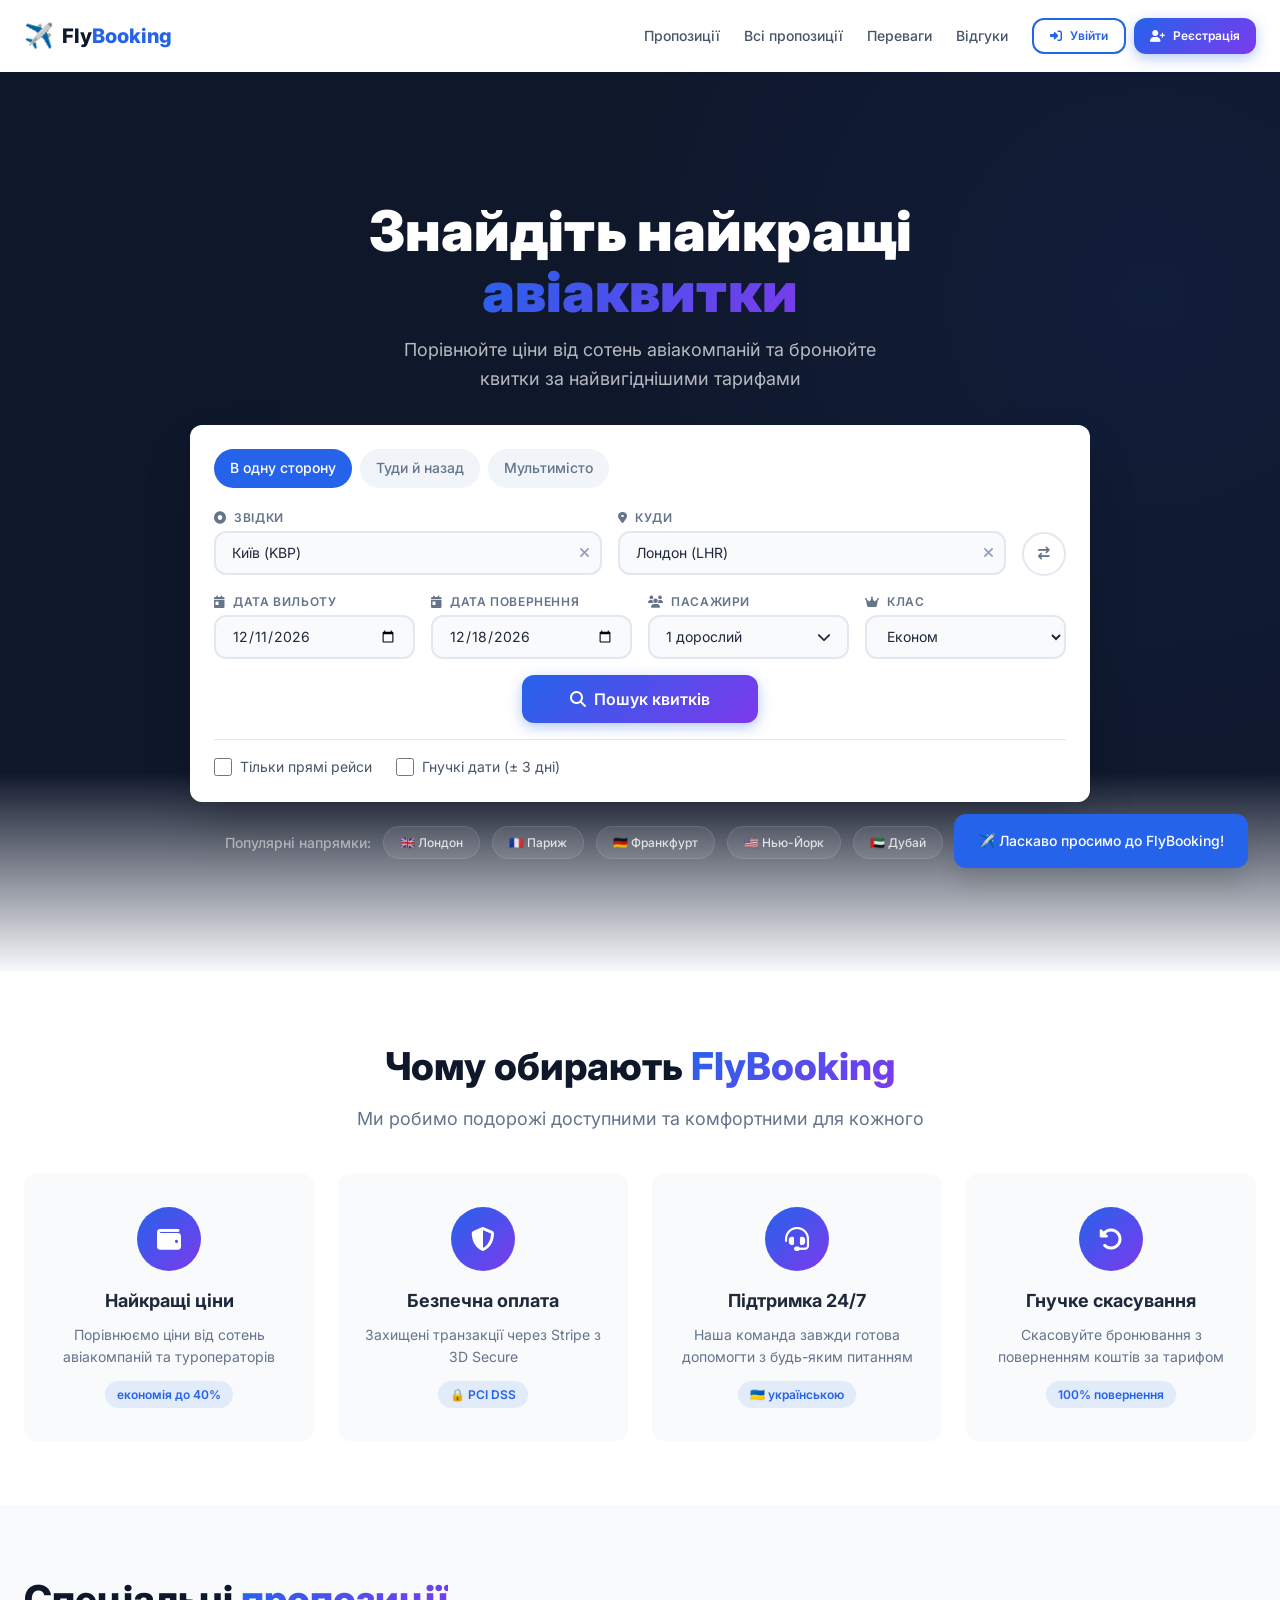
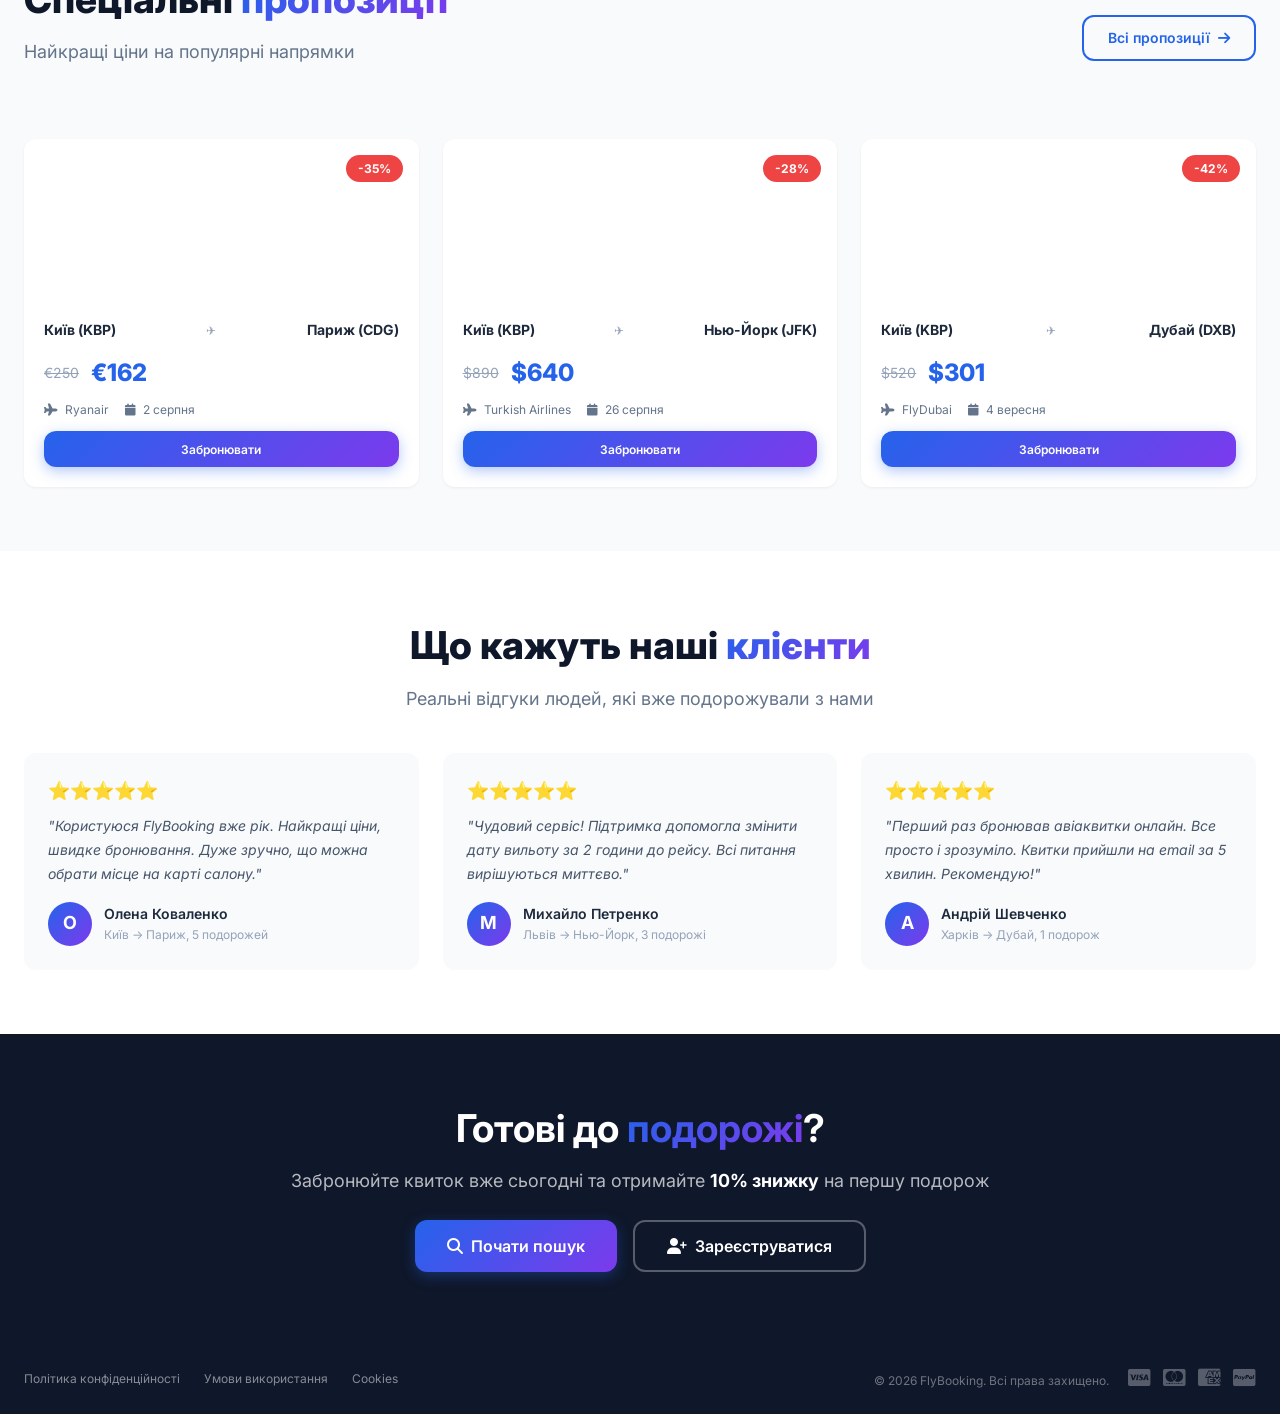
<file: index.html>
<!DOCTYPE html>
<html lang="uk">
<head>
    <meta charset="UTF-8">
    <meta name="viewport" content="width=device-width, initial-scale=1.0">
    <meta name="description" content="Бронювання авіаквитків онлайн — найкращі ціни на авіаперельоти по всьому світу">
    <title>FlyBooking — Пошук та бронювання авіаквитків</title>

    <!-- Google Fonts -->
    <link rel="preconnect" href="https://fonts.googleapis.com">
    <link rel="preconnect" href="https://fonts.gstatic.com" crossorigin>
    <link href="https://fonts.googleapis.com/css2?family=Inter:wght@400;500;600;700;800;900&family=Poppins:wght@600;700;800&display=swap" rel="stylesheet">

    <!-- Font Awesome Icons -->
    <link rel="stylesheet" href="https://cdnjs.cloudflare.com/ajax/libs/font-awesome/6.4.2/css/all.min.css">

    <style>
        * {
            margin: 0;
            padding: 0;
            box-sizing: border-box;
        }

        :root {
            --color-primary: #2563eb;
            --color-primary-dark: #1d4ed8;
            --color-primary-light: #60a5fa;
            --color-primary-gradient: linear-gradient(135deg, #2563eb 0%, #7c3aed 100%);
            --color-secondary: #0f172a;
            --color-white: #ffffff;
            --color-gray-50: #f8fafc;
            --color-gray-100: #f1f5f9;
            --color-gray-200: #e2e8f0;
            --color-gray-300: #cbd5e1;
            --color-gray-400: #94a3b8;
            --color-gray-500: #64748b;
            --color-gray-600: #475569;
            --color-gray-700: #334155;
            --color-gray-800: #1e293b;
            --color-gray-900: #0f172a;
            --color-success: #10b981;
            --color-danger: #ef4444;
            --color-warning: #f59e0b;
            --shadow: 0 1px 3px rgba(0,0,0,0.06);
            --shadow-lg: 0 10px 15px -3px rgba(0,0,0,0.1);
            --shadow-xl: 0 20px 25px -5px rgba(0,0,0,0.1);
            --shadow-2xl: 0 25px 50px -12px rgba(0,0,0,0.25);
            --radius: 12px;
            --radius-full: 9999px;
            --transition: 250ms cubic-bezier(0.4, 0, 0.2, 1);
            --font-family: 'Inter', -apple-system, BlinkMacSystemFont, sans-serif;
            --max-width: 1280px;
            --header-height: 72px;
        }

        html { scroll-behavior: smooth; }

        body {
            font-family: var(--font-family);
            color: var(--color-gray-800);
            background: var(--color-gray-50);
            line-height: 1.6;
            min-height: 100vh;
            overflow-x: hidden;
        }

        .container {
            max-width: var(--max-width);
            margin: 0 auto;
            padding: 0 1.5rem;
            width: 100%;
        }

        .btn {
            display: inline-flex;
            align-items: center;
            justify-content: center;
            gap: 0.5rem;
            padding: 0.625rem 1.5rem;
            border: none;
            border-radius: var(--radius);
            font-family: var(--font-family);
            font-size: 0.875rem;
            font-weight: 600;
            cursor: pointer;
            transition: all var(--transition);
            text-decoration: none;
            min-height: 44px;
            min-width: 44px;
            position: relative;
        }

        .btn-primary {
            background: var(--color-primary-gradient);
            color: var(--color-white);
            box-shadow: 0 4px 14px rgba(37, 99, 235, 0.35);
        }
        .btn-primary:hover {
            transform: translateY(-2px);
            box-shadow: 0 8px 25px rgba(37, 99, 235, 0.45);
        }

        .btn-outline {
            background: transparent;
            color: var(--color-primary);
            border: 2px solid var(--color-primary);
        }
        .btn-outline:hover {
            background: var(--color-primary);
            color: var(--color-white);
        }

        .btn-success {
            background: var(--color-success);
            color: var(--color-white);
        }
        .btn-success:hover {
            background: #059669;
            transform: translateY(-2px);
        }

        .btn-danger {
            background: var(--color-danger);
            color: var(--color-white);
        }
        .btn-danger:hover {
            background: #dc2626;
            transform: translateY(-2px);
        }

        .btn-sm {
            padding: 0.375rem 1rem;
            font-size: 0.75rem;
            min-height: 36px;
        }
        .btn-lg {
            padding: 0.875rem 2rem;
            font-size: 1rem;
        }
        .btn-block {
            width: 100%;
            justify-content: center;
        }

        .header {
            background: var(--color-white);
            box-shadow: var(--shadow);
            position: sticky;
            top: 0;
            z-index: 1000;
            height: var(--header-height);
            display: flex;
            align-items: center;
        }

        .navbar {
            display: flex;
            align-items: center;
            justify-content: space-between;
            gap: 1rem;
            height: 100%;
        }

        .logo {
            display: flex;
            align-items: center;
            gap: 0.5rem;
            font-size: 1.25rem;
            font-weight: 800;
            color: var(--color-gray-900);
            text-decoration: none;
            flex-shrink: 0;
        }
        .logo-icon { font-size: 1.5rem; }
        .logo-text span { color: var(--color-primary); }

        .nav-links {
            display: flex;
            align-items: center;
            gap: 1.5rem;
            list-style: none;
        }

        .nav-links a {
            color: var(--color-gray-600);
            text-decoration: none;
            font-weight: 500;
            font-size: 0.875rem;
            transition: color var(--transition);
            display: flex;
            align-items: center;
            gap: 0.375rem;
        }
        .nav-links a:hover { color: var(--color-primary); }

        .user-dropdown-wrapper {
            position: relative;
            display: inline-block;
        }

        .user-menu-btn {
            display: flex;
            align-items: center;
            gap: 0.5rem;
            padding: 0.25rem 0.5rem 0.25rem 0.25rem;
            border-radius: var(--radius-full);
            background: var(--color-gray-100);
            border: none;
            cursor: pointer;
            transition: all var(--transition);
            font-family: var(--font-family);
            font-weight: 600;
            font-size: 0.875rem;
            color: var(--color-gray-700);
            position: relative;
        }
        .user-menu-btn:hover {
            background: var(--color-gray-200);
        }

        .user-menu-btn .avatar {
            width: 36px;
            height: 36px;
            border-radius: 50%;
            background: var(--color-primary-gradient);
            color: var(--color-white);
            display: flex;
            align-items: center;
            justify-content: center;
            font-weight: 700;
            font-size: 0.875rem;
        }

        .user-menu-btn .chevron {
            font-size: 0.75rem;
            color: var(--color-gray-400);
            transition: transform var(--transition);
        }

        .user-menu-btn.active .chevron {
            transform: rotate(180deg);
        }

        .user-dropdown {
            position: absolute;
            top: calc(100% + 8px);
            right: 0;
            min-width: 220px;
            background: var(--color-white);
            border-radius: var(--radius);
            box-shadow: var(--shadow-xl);
            padding: 0.5rem;
            opacity: 0;
            visibility: hidden;
            transform: translateY(-8px);
            transition: all var(--transition);
            z-index: 1001;
        }

        .user-dropdown.open {
            opacity: 1;
            visibility: visible;
            transform: translateY(0);
        }

        .user-dropdown .dropdown-item {
            display: flex;
            align-items: center;
            gap: 0.75rem;
            padding: 0.625rem 1rem;
            border-radius: var(--radius);
            color: var(--color-gray-700);
            text-decoration: none;
            font-weight: 500;
            font-size: 0.875rem;
            transition: all var(--transition);
            width: 100%;
            border: none;
            background: transparent;
            cursor: pointer;
            font-family: var(--font-family);
        }

        .user-dropdown .dropdown-item:hover {
            background: var(--color-gray-50);
            color: var(--color-primary);
        }

        .user-dropdown .dropdown-item i {
            width: 20px;
            text-align: center;
            color: var(--color-gray-400);
        }

        .user-dropdown .dropdown-item:hover i {
            color: var(--color-primary);
        }

        .user-dropdown .dropdown-divider {
            height: 1px;
            background: var(--color-gray-200);
            margin: 0.25rem 0.5rem;
        }

        .user-dropdown .dropdown-item.logout {
            color: var(--color-danger);
        }
        .user-dropdown .dropdown-item.logout:hover {
            background: #fef2f2;
            color: var(--color-danger);
        }
        .user-dropdown .dropdown-item.logout:hover i {
            color: var(--color-danger);
        }

        .nav-auth {
            display: flex;
            align-items: center;
            gap: 0.5rem;
        }

        .hero {
            background: var(--color-secondary);
            padding: 4rem 0 3rem;
            position: relative;
            overflow: hidden;
            min-height: 100vh;
            display: flex;
            align-items: center;
        }

        .hero::before {
            content: '';
            position: absolute;
            top: -50%;
            right: -30%;
            width: 80%;
            height: 150%;
            background: radial-gradient(circle, rgba(37,99,235,0.08) 0%, transparent 70%);
            pointer-events: none;
        }

        .hero::after {
            content: '';
            position: absolute;
            bottom: 0;
            left: 0;
            right: 0;
            height: 200px;
            background: linear-gradient(to top, var(--color-gray-50), transparent);
            pointer-events: none;
        }

        .hero .container {
            position: relative;
            z-index: 1;
        }

        .hero-content {
            max-width: 900px;
            margin: 0 auto;
        }

        .hero-title {
            color: var(--color-white);
            font-size: clamp(2rem, 5vw, 3.5rem);
            font-weight: 900;
            line-height: 1.1;
            text-align: center;
            margin-bottom: 0.75rem;
        }

        .hero-title .gradient-text {
            background: var(--color-primary-gradient);
            -webkit-background-clip: text;
            -webkit-text-fill-color: transparent;
            background-clip: text;
        }

        .hero-subtitle {
            color: rgba(255,255,255,0.7);
            text-align: center;
            font-size: 1.125rem;
            margin-bottom: 2rem;
        }

        .search-wrapper {
            background: var(--color-white);
            border-radius: var(--radius);
            padding: 1.5rem;
            box-shadow: var(--shadow-2xl);
        }

        .trip-type {
            display: flex;
            gap: 0.5rem;
            margin-bottom: 1.25rem;
            flex-wrap: wrap;
        }

        .trip-option {
            display: flex;
            align-items: center;
            gap: 0.5rem;
            padding: 0.5rem 1rem;
            border-radius: var(--radius-full);
            cursor: pointer;
            transition: all var(--transition);
            font-size: 0.875rem;
            font-weight: 500;
            color: var(--color-gray-500);
            background: var(--color-gray-100);
        }
        .trip-option:hover { background: var(--color-gray-200); }
        .trip-option.active { background: var(--color-primary); color: var(--color-white); }
        .trip-option input[type="radio"] { display: none; }

        .search-grid {
            display: grid;
            grid-template-columns: 1fr 1fr auto;
            gap: 1rem;
            margin-bottom: 1rem;
        }

        .search-grid-2 {
            display: grid;
            grid-template-columns: 1fr 1fr 1fr 1fr;
            gap: 1rem;
            margin-bottom: 1rem;
        }

        .form-group { position: relative; }

        .form-label {
            display: block;
            font-size: 0.75rem;
            font-weight: 600;
            color: var(--color-gray-500);
            margin-bottom: 0.25rem;
            text-transform: uppercase;
            letter-spacing: 0.05em;
        }
        .form-label i { margin-right: 0.25rem; }

        .search-input-wrapper { position: relative; }

        .form-input,
        .form-select {
            width: 100%;
            padding: 0.625rem 1rem;
            font-family: var(--font-family);
            font-size: 0.875rem;
            color: var(--color-gray-800);
            background: var(--color-gray-50);
            border: 2px solid var(--color-gray-200);
            border-radius: var(--radius);
            transition: all var(--transition);
            min-height: 44px;
        }
        .form-input:focus,
        .form-select:focus {
            outline: none;
            border-color: var(--color-primary);
            background: var(--color-white);
            box-shadow: 0 0 0 3px rgba(37, 99, 235, 0.15);
        }

        .combobox-wrapper {
            position: relative;
            width: 100%;
        }

        .combobox-wrapper .form-input {
            padding-right: 2.5rem;
        }

        .combobox-wrapper .combobox-clear {
            position: absolute;
            right: 0.5rem;
            top: 50%;
            transform: translateY(-50%);
            background: none;
            border: none;
            color: var(--color-gray-400);
            cursor: pointer;
            padding: 0.25rem;
            font-size: 0.875rem;
            display: none;
            z-index: 2;
        }
        .combobox-wrapper .combobox-clear.visible { display: block; }
        .combobox-wrapper .combobox-clear:hover { color: var(--color-gray-600); }

        .combobox-dropdown {
            display: none;
            position: absolute;
            top: calc(100% + 4px);
            left: 0;
            right: 0;
            background: var(--color-white);
            border: 2px solid var(--color-gray-200);
            border-radius: var(--radius);
            box-shadow: var(--shadow-lg);
            z-index: 100;
            max-height: 220px;
            overflow-y: auto;
            padding: 0.25rem;
        }
        .combobox-dropdown.open { display: block; animation: fadeIn 0.2s ease; }

        .combobox-dropdown .combobox-item {
            padding: 0.5rem 0.75rem;
            border-radius: var(--radius);
            cursor: pointer;
            transition: all var(--transition);
            font-size: 0.875rem;
            color: var(--color-gray-700);
            display: flex;
            align-items: center;
            gap: 0.5rem;
        }
        .combobox-dropdown .combobox-item:hover {
            background: var(--color-gray-100);
            color: var(--color-primary);
        }
        .combobox-dropdown .combobox-item.selected {
            background: var(--color-primary);
            color: var(--color-white);
        }
        .combobox-dropdown .combobox-item .city-code {
            font-weight: 600;
            font-size: 0.75rem;
            color: var(--color-gray-400);
        }
        .combobox-dropdown .combobox-item.selected .city-code {
            color: rgba(255,255,255,0.7);
        }
        .combobox-dropdown .combobox-item .country {
            font-size: 0.75rem;
            color: var(--color-gray-400);
            margin-left: auto;
        }
        .combobox-dropdown .combobox-item.selected .country {
            color: rgba(255,255,255,0.7);
        }
        .combobox-dropdown .no-results {
            padding: 0.75rem;
            text-align: center;
            color: var(--color-gray-400);
            font-size: 0.875rem;
        }

        @keyframes fadeIn {
            from { opacity: 0; transform: translateY(-5px); }
            to { opacity: 1; transform: translateY(0); }
        }

        .swap-btn {
            display: flex;
            align-items: center;
            justify-content: center;
            width: 44px;
            height: 44px;
            border-radius: 50%;
            border: 2px solid var(--color-gray-200);
            background: var(--color-white);
            color: var(--color-gray-500);
            cursor: pointer;
            transition: all var(--transition);
            margin-top: 1.5rem;
            flex-shrink: 0;
        }
        .swap-btn:hover {
            border-color: var(--color-primary);
            color: var(--color-primary);
            transform: rotate(180deg);
        }

        .return-date-group { display: block; }

        .passenger-selector {
            display: flex;
            align-items: center;
            justify-content: space-between;
            cursor: pointer;
            background: var(--color-gray-50);
            border: 2px solid var(--color-gray-200);
            border-radius: var(--radius);
            padding: 0.625rem 1rem;
            min-height: 44px;
            width: 100%;
            font-family: var(--font-family);
            font-size: 0.875rem;
            color: var(--color-gray-800);
            transition: all var(--transition);
        }
        .passenger-selector:hover { border-color: var(--color-gray-300); }
        .passenger-selector:focus {
            outline: none;
            border-color: var(--color-primary);
            box-shadow: 0 0 0 3px rgba(37, 99, 235, 0.15);
        }

        .passenger-dropdown {
            display: none;
            position: absolute;
            top: 100%;
            left: 0;
            right: 0;
            background: var(--color-white);
            border: 1px solid var(--color-gray-200);
            border-radius: var(--radius);
            padding: 1rem;
            box-shadow: var(--shadow-lg);
            z-index: 100;
            margin-top: 0.25rem;
        }
        .passenger-dropdown.open { display: block; animation: fadeIn 0.2s ease; }

        .passenger-option {
            display: flex;
            align-items: center;
            justify-content: space-between;
            padding: 0.5rem 0;
            border-bottom: 1px solid var(--color-gray-100);
        }
        .passenger-option:last-child { border-bottom: none; }
        .passenger-option .label { font-weight: 600; font-size: 0.875rem; }
        .passenger-option .hint { font-size: 0.75rem; color: var(--color-gray-400); }

        .counter {
            display: flex;
            align-items: center;
            gap: 0.75rem;
        }
        .counter-btn {
            width: 32px;
            height: 32px;
            border-radius: 50%;
            border: 1px solid var(--color-gray-200);
            background: var(--color-white);
            font-size: 1.125rem;
            font-weight: 700;
            cursor: pointer;
            transition: all var(--transition);
            display: flex;
            align-items: center;
            justify-content: center;
            color: var(--color-gray-600);
        }
        .counter-btn:hover { border-color: var(--color-primary); color: var(--color-primary); }
        .counter-value {
            font-weight: 700;
            font-size: 1rem;
            min-width: 20px;
            text-align: center;
        }

        .passenger-actions {
            margin-top: 0.75rem;
            padding-top: 0.75rem;
            border-top: 1px solid var(--color-gray-200);
        }

        .search-actions {
            display: flex;
            justify-content: center;
            margin-top: 0.5rem;
        }
        .btn-search {
            padding: 0.875rem 3rem;
            font-size: 1rem;
            min-width: 200px;
        }

        .search-options {
            display: flex;
            flex-wrap: wrap;
            gap: 1.5rem;
            margin-top: 1rem;
            padding-top: 1rem;
            border-top: 1px solid var(--color-gray-200);
        }
        .option-check {
            display: flex;
            align-items: center;
            gap: 0.5rem;
            font-size: 0.875rem;
            color: var(--color-gray-600);
            cursor: pointer;
        }
        .option-check input[type="checkbox"] {
            width: 18px;
            height: 18px;
            accent-color: var(--color-primary);
            cursor: pointer;
        }

        .popular-destinations {
            margin-top: 1.5rem;
            display: flex;
            align-items: center;
            gap: 0.75rem;
            flex-wrap: wrap;
            justify-content: center;
        }
        .popular-label {
            color: rgba(255,255,255,0.5);
            font-size: 0.875rem;
            font-weight: 500;
        }
        .popular-tag {
            padding: 0.375rem 1rem;
            background: rgba(255,255,255,0.08);
            color: rgba(255,255,255,0.8);
            border-radius: var(--radius-full);
            text-decoration: none;
            font-size: 0.75rem;
            font-weight: 500;
            transition: all var(--transition);
            border: 1px solid rgba(255,255,255,0.1);
            cursor: pointer;
        }
        .popular-tag:hover {
            background: rgba(255,255,255,0.15);
            color: var(--color-white);
            transform: translateY(-2px);
        }

        .features {
            padding: 4rem 0;
            background: var(--color-white);
        }

        .section-title {
            font-size: clamp(1.75rem, 3vw, 2.5rem);
            font-weight: 800;
            color: var(--color-gray-900);
            margin-bottom: 0.5rem;
        }
        .section-title .gradient-text {
            background: var(--color-primary-gradient);
            -webkit-background-clip: text;
            -webkit-text-fill-color: transparent;
            background-clip: text;
        }
        .section-subtitle {
            color: var(--color-gray-500);
            font-size: 1.125rem;
            margin-bottom: 2.5rem;
        }
        .text-center { text-align: center; }

        .features-grid {
            display: grid;
            grid-template-columns: repeat(4, 1fr);
            gap: 1.5rem;
        }

        .feature-card {
            background: var(--color-gray-50);
            border-radius: var(--radius);
            padding: 2rem 1.5rem;
            text-align: center;
            transition: all var(--transition);
            border: 1px solid transparent;
        }
        .feature-card:hover {
            transform: translateY(-4px);
            border-color: var(--color-primary-light);
            box-shadow: var(--shadow-lg);
        }
        .feature-icon {
            width: 64px;
            height: 64px;
            border-radius: 50%;
            background: var(--color-primary-gradient);
            color: var(--color-white);
            display: flex;
            align-items: center;
            justify-content: center;
            font-size: 1.5rem;
            margin: 0 auto 1rem;
        }
        .feature-card h3 { font-size: 1.125rem; margin-bottom: 0.5rem; }
        .feature-card p { color: var(--color-gray-500); font-size: 0.875rem; line-height: 1.6; }
        .feature-badge {
            display: inline-block;
            margin-top: 0.75rem;
            padding: 0.25rem 0.75rem;
            background: rgba(37, 99, 235, 0.1);
            color: var(--color-primary);
            border-radius: var(--radius-full);
            font-size: 0.75rem;
            font-weight: 600;
        }

        .offers {
            padding: 4rem 0;
            background: var(--color-gray-50);
        }

        .offers-header {
            display: flex;
            align-items: center;
            justify-content: space-between;
            margin-bottom: 2rem;
            flex-wrap: wrap;
            gap: 1rem;
        }

        .offers-grid {
            display: grid;
            grid-template-columns: repeat(3, 1fr);
            gap: 1.5rem;
        }

        .offer-card {
            background: var(--color-white);
            border-radius: var(--radius);
            overflow: hidden;
            box-shadow: var(--shadow);
            transition: all var(--transition);
        }
        .offer-card:hover {
            transform: translateY(-4px);
            box-shadow: var(--shadow-xl);
        }

        .offer-image {
            height: 160px;
            background-size: cover;
            background-position: center;
            position: relative;
            display: flex;
            align-items: center;
            justify-content: center;
        }
        .offer-discount {
            position: absolute;
            top: 1rem;
            right: 1rem;
            background: var(--color-danger);
            color: var(--color-white);
            padding: 0.25rem 0.75rem;
            border-radius: var(--radius-full);
            font-size: 0.75rem;
            font-weight: 700;
        }
        .offer-body { padding: 1.25rem; }
        .offer-route {
            display: flex;
            align-items: center;
            justify-content: space-between;
            margin-bottom: 0.75rem;
        }
        .offer-origin,
        .offer-destination { font-weight: 700; font-size: 0.875rem; }
        .offer-arrow { color: var(--color-gray-400); font-size: 0.75rem; }
        .offer-price {
            display: flex;
            align-items: center;
            gap: 0.75rem;
            margin-bottom: 0.5rem;
        }
        .price-old {
            color: var(--color-gray-400);
            text-decoration: line-through;
            font-size: 0.875rem;
        }
        .price-new {
            font-size: 1.5rem;
            font-weight: 800;
            color: var(--color-primary);
        }
        .offer-meta {
            display: flex;
            gap: 1rem;
            font-size: 0.75rem;
            color: var(--color-gray-500);
            margin-bottom: 0.75rem;
        }
        .offer-meta i { margin-right: 0.25rem; }

        .testimonials {
            padding: 4rem 0;
            background: var(--color-white);
        }

        .testimonials-grid {
            display: grid;
            grid-template-columns: repeat(3, 1fr);
            gap: 1.5rem;
        }

        .testimonial-card {
            background: var(--color-gray-50);
            padding: 1.5rem;
            border-radius: var(--radius);
            transition: all var(--transition);
        }
        .testimonial-card:hover {
            transform: translateY(-4px);
            box-shadow: var(--shadow-lg);
        }
        .testimonial-stars { color: #f59e0b; font-size: 1.125rem; margin-bottom: 0.5rem; }
        .testimonial-text {
            color: var(--color-gray-600);
            font-size: 0.875rem;
            line-height: 1.7;
            margin-bottom: 1rem;
            font-style: italic;
        }
        .testimonial-author {
            display: flex;
            align-items: center;
            gap: 0.75rem;
        }
        .author-avatar {
            width: 44px;
            height: 44px;
            border-radius: 50%;
            background: var(--color-primary-gradient);
            color: var(--color-white);
            display: flex;
            align-items: center;
            justify-content: center;
            font-weight: 700;
            font-size: 1.125rem;
        }
        .author-name { font-weight: 600; font-size: 0.875rem; }
        .author-info { font-size: 0.75rem; color: var(--color-gray-400); }

        .cta-section {
            padding: 4rem 0;
            background: var(--color-secondary);
            text-align: center;
        }
        .cta-content h2 {
            color: var(--color-white);
            font-size: clamp(2rem, 3vw, 2.5rem);
            margin-bottom: 0.5rem;
        }
        .cta-content h2 span {
            background: var(--color-primary-gradient);
            -webkit-background-clip: text;
            -webkit-text-fill-color: transparent;
            background-clip: text;
        }
        .cta-content p {
            color: rgba(255,255,255,0.7);
            font-size: 1.125rem;
            margin-bottom: 1.5rem;
        }
        .cta-content p strong { color: var(--color-white); }
        .cta-buttons {
            display: flex;
            gap: 1rem;
            justify-content: center;
            flex-wrap: wrap;
        }

        .footer {
            background: var(--color-gray-900);
            color: rgba(255,255,255,0.7);
            padding: 2rem 0 1.5rem;
        }
        .footer-bottom {
            display: flex;
            align-items: center;
            justify-content: space-between;
            font-size: 0.875rem;
            flex-wrap: wrap;
            gap: 1rem;
        }
        .footer-bottom-links {
            display: flex;
            gap: 1.5rem;
        }
        .footer-bottom-links a {
            color: rgba(255,255,255,0.5);
            text-decoration: none;
            transition: color var(--transition);
            font-size: 0.75rem;
        }
        .footer-bottom-links a:hover { color: var(--color-white); }
        .footer-payment {
            display: inline-flex;
            gap: 0.75rem;
            margin-left: 1rem;
            font-size: 1.25rem;
            color: rgba(255,255,255,0.3);
        }
        .footer-payment i { transition: color var(--transition); }
        .footer-payment i:hover { color: rgba(255,255,255,0.6); }

        .modal-overlay {
            display: none;
            position: fixed;
            top: 0;
            left: 0;
            right: 0;
            bottom: 0;
            background: rgba(0,0,0,0.6);
            backdrop-filter: blur(8px);
            z-index: 3000;
            align-items: center;
            justify-content: center;
            padding: 1rem;
            animation: fadeIn 0.3s ease;
        }
        .modal-overlay.active { display: flex; }

        .modal {
            background: var(--color-white);
            border-radius: var(--radius);
            max-width: 440px;
            width: 100%;
            padding: 2rem;
            position: relative;
            max-height: 90vh;
            overflow-y: auto;
            animation: scaleIn 0.3s ease;
        }

        @keyframes scaleIn {
            from { opacity: 0; transform: scale(0.95); }
            to { opacity: 1; transform: scale(1); }
        }

        .modal-close {
            position: absolute;
            top: 1rem;
            right: 1rem;
            background: none;
            border: none;
            font-size: 1.25rem;
            color: var(--color-gray-400);
            cursor: pointer;
            padding: 0.25rem;
            transition: color var(--transition);
            width: 36px;
            height: 36px;
            border-radius: 50%;
            display: flex;
            align-items: center;
            justify-content: center;
        }
        .modal-close:hover { color: var(--color-gray-800); background: var(--color-gray-100); }

        .modal-brand { text-align: center; margin-bottom: 1.5rem; }
        .modal-brand .logo { justify-content: center; font-size: 1.5rem; }
        .modal-title {
            font-size: 1.5rem;
            font-weight: 700;
            text-align: center;
            margin-bottom: 0.25rem;
        }
        .modal-subtitle {
            text-align: center;
            color: var(--color-gray-500);
            font-size: 0.875rem;
            margin-bottom: 1.5rem;
        }

        .social-login {
            display: flex;
            gap: 0.75rem;
            margin-bottom: 1.25rem;
        }
        .social-login .btn-social {
            flex: 1;
            display: flex;
            align-items: center;
            justify-content: center;
            gap: 0.5rem;
            padding: 0.625rem;
            border: 2px solid var(--color-gray-200);
            border-radius: var(--radius);
            background: var(--color-white);
            color: var(--color-gray-700);
            font-size: 0.875rem;
            font-weight: 600;
            cursor: pointer;
            transition: all var(--transition);
            min-height: 44px;
        }
        .social-login .btn-social:hover { border-color: var(--color-primary); background: var(--color-gray-50); }

        .divider {
            display: flex;
            align-items: center;
            gap: 1rem;
            margin: 1.25rem 0;
            color: var(--color-gray-400);
            font-size: 0.75rem;
            text-transform: uppercase;
        }
        .divider::before,
        .divider::after {
            content: '';
            flex: 1;
            height: 1px;
            background: var(--color-gray-200);
        }

        .password-toggle { position: relative; }
        .password-toggle .toggle-btn {
            position: absolute;
            right: 0.75rem;
            top: 50%;
            transform: translateY(-50%);
            background: none;
            border: none;
            color: var(--color-gray-400);
            cursor: pointer;
            padding: 0.25rem;
        }
        .password-toggle .toggle-btn:hover { color: var(--color-gray-600); }

        .form-error {
            font-size: 0.75rem;
            color: var(--color-danger);
            margin-top: 0.25rem;
            display: none;
        }
        .form-error.visible { display: block; }

        .modal-footer {
            text-align: center;
            margin-top: 1.25rem;
            padding-top: 1.25rem;
            border-top: 1px solid var(--color-gray-200);
            font-size: 0.875rem;
            color: var(--color-gray-500);
        }
        .modal-footer a {
            color: var(--color-primary);
            font-weight: 600;
            text-decoration: none;
            cursor: pointer;
        }
        .modal-footer a:hover { text-decoration: underline; }

        .toast-container {
            position: fixed;
            bottom: 2rem;
            right: 2rem;
            z-index: 5000;
            display: flex;
            flex-direction: column;
            gap: 0.5rem;
            max-width: 400px;
        }

        .toast {
            padding: 1rem 1.5rem;
            border-radius: var(--radius);
            color: var(--color-white);
            font-weight: 500;
            font-size: 0.875rem;
            box-shadow: var(--shadow-xl);
            animation: slideUp 0.3s ease;
        }
        .toast-success { background: var(--color-success); }
        .toast-error { background: var(--color-danger); }
        .toast-info { background: var(--color-primary); }

        @keyframes slideUp {
            from { opacity: 0; transform: translateY(20px); }
            to { opacity: 1; transform: translateY(0); }
        }

        .mobile-toggle {
            display: none;
            flex-direction: column;
            gap: 5px;
            background: none;
            border: none;
            cursor: pointer;
            padding: 5px;
            width: 36px;
            height: 36px;
            align-items: center;
            justify-content: center;
        }
        .mobile-toggle span {
            display: block;
            width: 24px;
            height: 2px;
            background: var(--color-gray-700);
            border-radius: 2px;
            transition: all var(--transition);
        }
        .mobile-toggle.active span:nth-child(1) {
            transform: rotate(45deg) translate(5px, 5px);
        }
        .mobile-toggle.active span:nth-child(2) {
            opacity: 0;
        }
        .mobile-toggle.active span:nth-child(3) {
            transform: rotate(-45deg) translate(5px, -5px);
        }

        .mobile-menu {
            display: none;
            background: var(--color-white);
            padding: 1rem 0;
            border-top: 1px solid var(--color-gray-200);
            box-shadow: var(--shadow-lg);
            position: absolute;
            top: var(--header-height);
            left: 0;
            right: 0;
            z-index: 999;
        }
        .mobile-menu.open {
            display: block;
        }
        .mobile-menu ul {
            list-style: none;
            display: flex;
            flex-direction: column;
            gap: 0.5rem;
        }
        .mobile-menu ul li a,
        .mobile-menu ul li button {
            display: flex;
            align-items: center;
            gap: 0.75rem;
            padding: 0.625rem 0;
            color: var(--color-gray-700);
            text-decoration: none;
            font-weight: 500;
            font-size: 0.875rem;
            border: none;
            background: none;
            cursor: pointer;
            width: 100%;
            font-family: var(--font-family);
        }
        .mobile-menu ul li a:hover,
        .mobile-menu ul li button:hover {
            color: var(--color-primary);
        }

        @media (max-width: 1024px) {
            .features-grid { grid-template-columns: repeat(2, 1fr); }
            .offers-grid { grid-template-columns: repeat(2, 1fr); }
            .testimonials-grid { grid-template-columns: repeat(2, 1fr); }
        }

        @media (max-width: 768px) {
            .nav-links { display: none; }
            .mobile-toggle { display: flex; }

            .hero { padding: 2rem 0; min-height: auto; }

            .search-grid { grid-template-columns: 1fr; }
            .search-grid-2 { grid-template-columns: 1fr 1fr; }

            .swap-btn {
                margin-top: 0;
                width: 100%;
                border-radius: var(--radius);
                height: 44px;
            }
            .swap-btn:hover { transform: none; }

            .btn-search { width: 100%; min-width: unset; }

            .features-grid { grid-template-columns: 1fr; }
            .offers-grid { grid-template-columns: 1fr; }
            .testimonials-grid { grid-template-columns: 1fr; }

            .social-login { flex-direction: column; }
            .modal { padding: 1.5rem; margin: 0.5rem; }

            .toast-container {
                left: 1rem;
                right: 1rem;
                bottom: 1rem;
                max-width: none;
            }

            .footer-bottom { flex-direction: column; text-align: center; }
            .footer-bottom-links { flex-wrap: wrap; justify-content: center; }
            .footer-payment { margin-left: 0; }
        }

        @media (max-width: 480px) {
            .search-grid-2 { grid-template-columns: 1fr; }
            .hero-title { font-size: 1.75rem; }
            .hero-subtitle { font-size: 1rem; }

            .offers-header { flex-direction: column; text-align: center; }
            .cta-buttons { flex-direction: column; align-items: center; }
            .cta-buttons .btn { width: 100%; max-width: 300px; }
        }

        @media (max-width: 768px) {
            .mobile-toggle { display: flex; }
        }
    </style>
</head>
<body>

<!-- ===== HEADER ===== -->
<header class="header">
    <div class="container">
        <nav class="navbar">
            <a href="index.html" class="logo">
                <span class="logo-icon">✈️</span>
                <span class="logo-text">Fly<span>Booking</span></span>
            </a>

            <ul class="nav-links">
                <li><a href="#offers">Пропозиції</a></li>
                <li><a href="offers.html">Всі пропозиції</a></li>
                <li><a href="#features">Переваги</a></li>
                <li><a href="#testimonials">Відгуки</a></li>
                <li class="nav-auth" id="navAuth"></li>
            </ul>

            <button class="mobile-toggle" id="mobileToggle" aria-label="Відкрити меню">
                <span></span>
                <span></span>
                <span></span>
            </button>
        </nav>
    </div>

    <div class="mobile-menu" id="mobileMenu">
        <div class="container">
            <ul id="mobileNavLinks"></ul>
        </div>
    </div>
</header>

<!-- ===== HERO ===== -->
<section class="hero" id="hero">
    <div class="container">
        <div class="hero-content">
            <h1 class="hero-title">
                Знайдіть найкращі<br>
                <span class="gradient-text">авіаквитки</span>
            </h1>
            <p class="hero-subtitle">
                Порівнюйте ціни від сотень авіакомпаній та бронюйте<br>
                квитки за найвигіднішими тарифами
            </p>

            <div class="search-wrapper">
                <form id="searchForm" role="search">
                    <div class="trip-type">
                        <label class="trip-option active">
                            <input type="radio" name="tripType" value="oneway" checked>
                            <span>В одну сторону</span>
                        </label>
                        <label class="trip-option">
                            <input type="radio" name="tripType" value="roundtrip">
                            <span>Туди й назад</span>
                        </label>
                        <label class="trip-option">
                            <input type="radio" name="tripType" value="multi">
                            <span>Мультимісто</span>
                        </label>
                    </div>

                    <div class="search-grid">
                        <div class="form-group">
                            <label for="origin" class="form-label">
                                <i class="fas fa-circle-dot"></i> Звідки
                            </label>
                            <div class="combobox-wrapper" id="originCombobox">
                                <input type="text" id="origin" name="origin" class="form-input"
                                       placeholder="Місто або аеропорт" value="Київ (KBP)" autocomplete="off">
                                <button type="button" class="combobox-clear" id="originClear" aria-label="Очистити">
                                    <i class="fas fa-times"></i>
                                </button>
                                <div class="combobox-dropdown" id="originDropdown"></div>
                            </div>
                        </div>

                        <div class="form-group">
                            <label for="destination" class="form-label">
                                <i class="fas fa-location-dot"></i> Куди
                            </label>
                            <div class="combobox-wrapper" id="destinationCombobox">
                                <input type="text" id="destination" name="destination" class="form-input"
                                       placeholder="Місто або аеропорт" value="Лондон (LHR)" autocomplete="off">
                                <button type="button" class="combobox-clear" id="destinationClear" aria-label="Очистити">
                                    <i class="fas fa-times"></i>
                                </button>
                                <div class="combobox-dropdown" id="destinationDropdown"></div>
                            </div>
                        </div>

                        <button type="button" class="swap-btn" onclick="swapDestinations()" aria-label="Обміняти напрямки">
                            <i class="fas fa-arrow-right-arrow-left"></i>
                        </button>
                    </div>

                    <div class="search-grid-2">
                        <div class="form-group">
                            <label for="departureDate" class="form-label">
                                <i class="fas fa-calendar-day"></i> Дата вильоту
                            </label>
                            <input type="date" id="departureDate" name="departureDate" class="form-input" required>
                        </div>

                        <div class="form-group return-date-group" id="returnDateGroup">
                            <label for="returnDate" class="form-label">
                                <i class="fas fa-calendar-day"></i> Дата повернення
                            </label>
                            <input type="date" id="returnDate" name="returnDate" class="form-input">
                        </div>

                        <div class="form-group">
                            <label class="form-label">
                                <i class="fas fa-users"></i> Пасажири
                            </label>
                            <button type="button" class="passenger-selector" id="passengerToggle" aria-expanded="false">
                                <span id="passengerSummary">1 дорослий</span>
                                <i class="fas fa-chevron-down"></i>
                            </button>

                            <div class="passenger-dropdown" id="passengerDropdown">
                                <div class="passenger-option">
                                    <div>
                                        <div class="label">Дорослі</div>
                                        <div class="hint">12+ років</div>
                                    </div>
                                    <div class="counter">
                                        <button type="button" class="counter-btn" data-type="adults" data-action="decrease">−</button>
                                        <span class="counter-value" id="adultsCount">1</span>
                                        <button type="button" class="counter-btn" data-type="adults" data-action="increase">+</button>
                                    </div>
                                </div>
                                <div class="passenger-option">
                                    <div>
                                        <div class="label">Діти</div>
                                        <div class="hint">2-11 років</div>
                                    </div>
                                    <div class="counter">
                                        <button type="button" class="counter-btn" data-type="children" data-action="decrease">−</button>
                                        <span class="counter-value" id="childrenCount">0</span>
                                        <button type="button" class="counter-btn" data-type="children" data-action="increase">+</button>
                                    </div>
                                </div>
                                <div class="passenger-option">
                                    <div>
                                        <div class="label">Немовлята</div>
                                        <div class="hint">0-2 років</div>
                                    </div>
                                    <div class="counter">
                                        <button type="button" class="counter-btn" data-type="infants" data-action="decrease">−</button>
                                        <span class="counter-value" id="infantsCount">0</span>
                                        <button type="button" class="counter-btn" data-type="infants" data-action="increase">+</button>
                                    </div>
                                </div>
                                <div class="passenger-actions">
                                    <button type="button" class="btn btn-primary btn-block" id="passengerDone">Готово</button>
                                </div>
                            </div>

                            <input type="hidden" name="adults" id="adultsInput" value="1">
                            <input type="hidden" name="children" id="childrenInput" value="0">
                            <input type="hidden" name="infants" id="infantsInput" value="0">
                        </div>

                        <div class="form-group">
                            <label for="cabinClass" class="form-label">
                                <i class="fas fa-crown"></i> Клас
                            </label>
                            <select id="cabinClass" name="cabinClass" class="form-select">
                                <option value="economy">Економ</option>
                                <option value="premium_economy">Преміум економ</option>
                                <option value="business">Бізнес</option>
                                <option value="first">Перший</option>
                            </select>
                        </div>
                    </div>

                    <div class="search-actions">
                        <button type="submit" class="btn btn-primary btn-lg btn-search" id="searchBtn">
                            <i class="fas fa-search"></i> Пошук квитків
                        </button>
                    </div>

                    <div class="search-options">
                        <label class="option-check">
                            <input type="checkbox" name="directFlights" value="true">
                            <span>Тільки прямі рейси</span>
                        </label>
                        <label class="option-check">
                            <input type="checkbox" name="flexibleDates" value="true">
                            <span>Гнучкі дати (± 3 дні)</span>
                        </label>
                    </div>
                </form>
            </div>

            <div class="popular-destinations">
                <span class="popular-label">Популярні напрямки:</span>
                <a href="#" class="popular-tag" onclick="setDestination('Лондон (LHR)')">🇬🇧 Лондон</a>
                <a href="#" class="popular-tag" onclick="setDestination('Париж (CDG)')">🇫🇷 Париж</a>
                <a href="#" class="popular-tag" onclick="setDestination('Франкфурт (FRA)')">🇩🇪 Франкфурт</a>
                <a href="#" class="popular-tag" onclick="setDestination('Нью-Йорк (JFK)')">🇺🇸 Нью-Йорк</a>
                <a href="#" class="popular-tag" onclick="setDestination('Дубай (DXB)')">🇦🇪 Дубай</a>
                <a href="#" class="popular-tag" onclick="setDestination('Бангкок (BKK)')">🇹🇭 Бангкок</a>
            </div>
        </div>
    </div>
</section>

<!-- ===== FEATURES ===== -->
<section class="features" id="features">
    <div class="container">
        <h2 class="section-title text-center">
            Чому обирають <span class="gradient-text">FlyBooking</span>
        </h2>
        <p class="section-subtitle text-center">
            Ми робимо подорожі доступними та комфортними для кожного
        </p>

        <div class="features-grid">
            <div class="feature-card">
                <div class="feature-icon"><i class="fas fa-wallet"></i></div>
                <h3>Найкращі ціни</h3>
                <p>Порівнюємо ціни від сотень авіакомпаній та туроператорів</p>
                <span class="feature-badge">економія до 40%</span>
            </div>

            <div class="feature-card">
                <div class="feature-icon"><i class="fas fa-shield-alt"></i></div>
                <h3>Безпечна оплата</h3>
                <p>Захищені транзакції через Stripe з 3D Secure</p>
                <span class="feature-badge">🔒 PCI DSS</span>
            </div>

            <div class="feature-card">
                <div class="feature-icon"><i class="fas fa-headset"></i></div>
                <h3>Підтримка 24/7</h3>
                <p>Наша команда завжди готова допомогти з будь-яким питанням</p>
                <span class="feature-badge">🇺🇦 українською</span>
            </div>

            <div class="feature-card">
                <div class="feature-icon"><i class="fas fa-rotate-left"></i></div>
                <h3>Гнучке скасування</h3>
                <p>Скасовуйте бронювання з поверненням коштів за тарифом</p>
                <span class="feature-badge">100% повернення</span>
            </div>
        </div>
    </div>
</section>

<!-- ===== OFFERS ===== -->
<section class="offers" id="offers">
    <div class="container">
        <div class="offers-header">
            <div>
                <h2 class="section-title">Спеціальні <span class="gradient-text">пропозиції</span></h2>
                <p class="section-subtitle">Найкращі ціни на популярні напрямки</p>
            </div>
            <a href="offers.html" class="btn btn-outline">
                Всі пропозиції <i class="fas fa-arrow-right"></i>
            </a>
        </div>

        <div class="offers-grid" id="mainOffersGrid"></div>
    </div>
</section>

<!-- ===== TESTIMONIALS ===== -->
<section class="testimonials" id="testimonials">
    <div class="container">
        <h2 class="section-title text-center">
            Що кажуть наші <span class="gradient-text">клієнти</span>
        </h2>
        <p class="section-subtitle text-center">
            Реальні відгуки людей, які вже подорожували з нами
        </p>

        <div class="testimonials-grid">
            <div class="testimonial-card">
                <div class="testimonial-stars">⭐⭐⭐⭐⭐</div>
                <p class="testimonial-text">
                    "Користуюся FlyBooking вже рік. Найкращі ціни, швидке бронювання.
                    Дуже зручно, що можна обрати місце на карті салону."
                </p>
                <div class="testimonial-author">
                    <div class="author-avatar">О</div>
                    <div>
                        <div class="author-name">Олена Коваленко</div>
                        <div class="author-info">Київ → Париж, 5 подорожей</div>
                    </div>
                </div>
            </div>

            <div class="testimonial-card">
                <div class="testimonial-stars">⭐⭐⭐⭐⭐</div>
                <p class="testimonial-text">
                    "Чудовий сервіс! Підтримка допомогла змінити дату вильоту
                    за 2 години до рейсу. Всі питання вирішуються миттєво."
                </p>
                <div class="testimonial-author">
                    <div class="author-avatar">М</div>
                    <div>
                        <div class="author-name">Михайло Петренко</div>
                        <div class="author-info">Львів → Нью-Йорк, 3 подорожі</div>
                    </div>
                </div>
            </div>

            <div class="testimonial-card">
                <div class="testimonial-stars">⭐⭐⭐⭐⭐</div>
                <p class="testimonial-text">
                    "Перший раз бронював авіаквитки онлайн. Все просто і зрозуміло.
                    Квитки прийшли на email за 5 хвилин. Рекомендую!"
                </p>
                <div class="testimonial-author">
                    <div class="author-avatar">А</div>
                    <div>
                        <div class="author-name">Андрій Шевченко</div>
                        <div class="author-info">Харків → Дубай, 1 подорож</div>
                    </div>
                </div>
            </div>
        </div>
    </div>
</section>

<!-- ===== CTA ===== -->
<section class="cta-section" id="cta">
    <div class="container">
        <div class="cta-content">
            <h2>Готові до <span>подорожі</span>?</h2>
            <p>Забронюйте квиток вже сьогодні та отримайте <strong>10% знижку</strong> на першу подорож</p>
            <div class="cta-buttons">
                <button class="btn btn-primary btn-lg" onclick="document.getElementById('searchForm').scrollIntoView({ behavior: 'smooth' })">
                    <i class="fas fa-search"></i> Почати пошук
                </button>
                <button class="btn btn-outline btn-lg" onclick="openModal('register')" style="border-color: rgba(255,255,255,0.3); color: var(--color-white);">
                    <i class="fas fa-user-plus"></i> Зареєструватися
                </button>
            </div>
        </div>
    </div>
</section>

<!-- ===== FOOTER ===== -->
<footer class="footer">
    <div class="container">
        <div class="footer-bottom">
            <div class="footer-bottom-links">
                <a href="#" onclick="showToast('📜 Політика конфіденційності', 'info')">Політика конфіденційності</a>
                <a href="#" onclick="showToast('📜 Умови використання', 'info')">Умови використання</a>
                <a href="#" onclick="showToast('🍪 Налаштування cookies', 'info')">Cookies</a>
            </div>
            <p style="color: rgba(255,255,255,0.4); font-size: 0.75rem;">
                &copy; 2026 FlyBooking. Всі права захищено.
                <span class="footer-payment">
                    <i class="fab fa-cc-visa"></i>
                    <i class="fab fa-cc-mastercard"></i>
                    <i class="fab fa-cc-amex"></i>
                    <i class="fab fa-cc-paypal"></i>
                </span>
            </p>
        </div>
    </div>
</footer>

<!-- ===== МОДАЛКИ ===== -->
<div class="modal-overlay" id="loginModal">
    <div class="modal">
        <button class="modal-close" onclick="closeModal('loginModal')">
            <i class="fas fa-times"></i>
        </button>
        <div class="modal-brand">
            <a href="index.html" class="logo" style="justify-content: center;">
                <span class="logo-icon">✈️</span>
                <span class="logo-text">Fly<span>Booking</span></span>
            </a>
        </div>
        <h2 class="modal-title">Ласкаво просимо!</h2>
        <p class="modal-subtitle">Увійдіть у свій акаунт, щоб продовжити</p>
        <div class="social-login">
            <button class="btn-social" onclick="showToast('🔵 Вхід через Google...', 'info')">
                <img src="data:image/svg+xml,%3Csvg xmlns='http://www.w3.org/2000/svg' width='18' height='18' viewBox='0 0 48 48'%3E%3Cpath fill='%23EA4335' d='M24 9.5c3.54 0 6.71 1.22 9.21 3.6l6.85-6.85C35.9 2.38 30.47 0 24 0 14.62 0 6.51 5.38 2.56 13.22l7.98 6.19C12.43 13.72 17.74 9.5 24 9.5z'/%3E%3Cpath fill='%234285F4' d='M46.98 24.55c0-1.57-.15-3.09-.38-4.55H24v9.02h12.94c-.58 2.96-2.26 5.48-4.78 7.18l7.73 6c4.51-4.18 7.09-10.36 7.09-17.65z'/%3E%3Cpath fill='%23FBBC05' d='M10.53 28.59A14.5 14.5 0 0 1 9.5 24c0-1.59.28-3.14.76-4.59l-7.98-6.19A23.99 23.99 0 0 0 0 24c0 3.77.87 7.35 2.56 10.56l7.97-5.97z'/%3E%3Cpath fill='%2334A853' d='M24 48c6.48 0 11.93-2.13 15.89-5.81l-7.73-6c-2.15 1.45-4.92 2.3-8.16 2.3-6.26 0-11.57-4.22-13.47-9.91l-7.98 5.97C6.51 42.62 14.62 48 24 48z'/%3E%3C/svg%3E" alt="Google" style="width:18px; height:18px;">
                Google
            </button>
            <button class="btn-social" onclick="showToast('🔵 Вхід через Facebook...', 'info')">
                <i class="fab fa-facebook-f" style="color: #1877f2; font-size: 1.125rem;"></i>
                Facebook
            </button>
        </div>
        <div class="divider">або з email</div>
        <form id="loginForm" onsubmit="handleLogin(event)">
            <div class="form-group">
                <input type="email" class="form-input" placeholder="Email" id="loginEmail" required value="demo@flybooking.com">
            </div>
            <div class="form-group password-toggle">
                <input type="password" class="form-input" placeholder="Пароль" id="loginPassword" required value="password123">
                <button type="button" class="toggle-btn" onclick="togglePassword('loginPassword', this)">
                    <i class="fas fa-eye"></i>
                </button>
            </div>
            <div class="form-error" id="loginError">Невірний email або пароль</div>
            <button type="submit" class="btn btn-primary btn-block btn-lg">
                <i class="fas fa-sign-in-alt"></i> Увійти
            </button>
        </form>
        <div class="modal-footer">
            Ще немає акаунта? <a onclick="switchModal('register')">Зареєструватися</a>
        </div>
    </div>
</div>

<div class="modal-overlay" id="registerModal">
    <div class="modal">
        <button class="modal-close" onclick="closeModal('registerModal')">
            <i class="fas fa-times"></i>
        </button>
        <div class="modal-brand">
            <a href="index.html" class="logo" style="justify-content: center;">
                <span class="logo-icon">✈️</span>
                <span class="logo-text">Fly<span>Booking</span></span>
            </a>
        </div>
        <h2 class="modal-title">Створіть акаунт</h2>
        <p class="modal-subtitle">Приєднуйтесь та отримуйте бонуси за кожну подорож</p>
        <form id="registerForm" onsubmit="handleRegister(event)">
            <div class="form-group">
                <input type="text" class="form-input" placeholder="Ім'я" id="regFirstName" required>
            </div>
            <div class="form-group">
                <input type="text" class="form-input" placeholder="Прізвище" id="regLastName" required>
            </div>
            <div class="form-group">
                <input type="email" class="form-input" placeholder="Email" id="regEmail" required>
            </div>
            <div class="form-group password-toggle">
                <input type="password" class="form-input" placeholder="Пароль (мінімум 8 символів)" id="regPassword" required minlength="8">
                <button type="button" class="toggle-btn" onclick="togglePassword('regPassword', this)">
                    <i class="fas fa-eye"></i>
                </button>
            </div>
            <div class="form-group password-toggle">
                <input type="password" class="form-input" placeholder="Підтвердіть пароль" id="regPasswordConfirm" required>
                <button type="button" class="toggle-btn" onclick="togglePassword('regPasswordConfirm', this)">
                    <i class="fas fa-eye"></i>
                </button>
            </div>
            <div class="form-error" id="registerError">Паролі не співпадають</div>
            <button type="submit" class="btn btn-success btn-block btn-lg">
                <i class="fas fa-user-plus"></i> Зареєструватися
            </button>
        </form>
        <div class="modal-footer">
            Вже маєте акаунт? <a onclick="switchModal('login')">Увійти</a>
        </div>
    </div>
</div>

<!-- ===== TOAST ===== -->
<div class="toast-container" id="toastContainer"></div>

<!-- ===== JAVASCRIPT ===== -->
<script>
    // ============================================
    // ДАНІ ДЛЯ АВТОДОПОВНЕННЯ
    // ============================================
    const cities = [
        { name: 'Київ', code: 'KBP', country: 'Україна' },
        { name: 'Львів', code: 'LWO', country: 'Україна' },
        { name: 'Одеса', code: 'ODS', country: 'Україна' },
        { name: 'Дніпро', code: 'DNK', country: 'Україна' },
        { name: 'Харків', code: 'HRK', country: 'Україна' },
        { name: 'Варшава', code: 'WAW', country: 'Польща' },
        { name: 'Краків', code: 'KRK', country: 'Польща' },
        { name: 'Кишинів', code: 'KIV', country: 'Молдова' },
        { name: 'Лондон', code: 'LHR', country: 'Велика Британія' },
        { name: 'Париж', code: 'CDG', country: 'Франція' },
        { name: 'Франкфурт', code: 'FRA', country: 'Німеччина' },
        { name: 'Берлін', code: 'BER', country: 'Німеччина' },
        { name: 'Мюнхен', code: 'MUC', country: 'Німеччина' },
        { name: 'Нью-Йорк', code: 'JFK', country: 'США' },
        { name: 'Дубай', code: 'DXB', country: 'ОАЕ' },
        { name: 'Бангкок', code: 'BKK', country: 'Таїланд' },
        { name: 'Стамбул', code: 'IST', country: 'Туреччина' },
        { name: 'Амстердам', code: 'AMS', country: 'Нідерланди' },
        { name: 'Рим', code: 'FCO', country: 'Італія' },
        { name: 'Мадрид', code: 'MAD', country: 'Іспанія' },
        { name: 'Барселона', code: 'BCN', country: 'Іспанія' },
        { name: 'Лісабон', code: 'LIS', country: 'Португалія' },
        { name: 'Афіни', code: 'ATH', country: 'Греція' },
        { name: 'Каїр', code: 'CAI', country: 'Єгипет' },
        { name: 'Токіо', code: 'NRT', country: 'Японія' },
        { name: 'Пекін', code: 'PEK', country: 'Китай' },
        { name: 'Сінгапур', code: 'SIN', country: 'Сінгапур' },
        { name: 'Сідней', code: 'SYD', country: 'Австралія' },
        { name: 'Лос-Анджелес', code: 'LAX', country: 'США' },
        { name: 'Майамі', code: 'MIA', country: 'США' },
        { name: 'Торонто', code: 'YYZ', country: 'Канада' },
        { name: 'Мехіко', code: 'MEX', country: 'Мексика' },
        { name: 'Сан-Паулу', code: 'GRU', country: 'Бразилія' },
        { name: 'Йоганнесбург', code: 'JNB', country: 'ПАР' },
        { name: 'Мумбаї', code: 'BOM', country: 'Індія' },
    ];

    // ============================================
    // ДАНІ ПРО ПРОПОЗИЦІЇ (БЕЗ ЕМОДЗІ)
    // ============================================
    const offerData = [
        { origin: 'Київ (KBP)', dest: 'Париж (CDG)', discount: 35, oldPrice: '€250', newPrice: '€162', airline: 'Ryanair', image: 'https://images.unsplash.com/photo-1502602898657-3e91760cbb34?w=600&h=400&fit=crop' },
        { origin: 'Київ (KBP)', dest: 'Нью-Йорк (JFK)', discount: 28, oldPrice: '$890', newPrice: '$640', airline: 'Turkish Airlines', image: 'https://images.unsplash.com/photo-1496442226666-8d4d0e62e6e9?w=600&h=400&fit=crop' },
        { origin: 'Київ (KBP)', dest: 'Дубай (DXB)', discount: 42, oldPrice: '$520', newPrice: '$301', airline: 'FlyDubai', image: 'https://images.unsplash.com/photo-1512453979798-5ea266f8880c?w=600&h=400&fit=crop' },
    ];

    // ============================================
    // АВТОРИЗАЦІЯ
    // ============================================
    function getUser() {
        return JSON.parse(localStorage.getItem('flybooking_user'));
    }

    function setUser(user) {
        localStorage.setItem('flybooking_user', JSON.stringify(user));
    }

    function removeUser() {
        localStorage.removeItem('flybooking_user');
    }

    // ============================================
    // РЕНДЕР НАВІГАЦІЇ
    // ============================================
    function renderNav() {
        const user = getUser();
        const navAuth = document.getElementById('navAuth');
        const mobileNav = document.getElementById('mobileNavLinks');

        if (user) {
            const initials = (user.firstName.charAt(0) + user.lastName.charAt(0)).toUpperCase();

            navAuth.innerHTML = `
                <div class="user-dropdown-wrapper">
                    <button class="user-menu-btn" id="userMenuBtn">
                        <span class="avatar">${initials}</span>
                        ${user.firstName}
                        <i class="fas fa-chevron-down chevron"></i>
                    </button>
                    <div class="user-dropdown" id="userDropdown">
                        <a href="profile.html" class="dropdown-item">
                            <i class="fas fa-user"></i> Мій профіль
                        </a>
                        <a href="bookings.html" class="dropdown-item">
                            <i class="fas fa-ticket-alt"></i> Мої бронювання
                        </a>
                        <a href="edit-profile.html" class="dropdown-item">
                            <i class="fas fa-user-edit"></i> Редагувати профіль
                        </a>
                        <a href="bonus.html" class="dropdown-item">
                            <i class="fas fa-gift"></i> Бонуси
                        </a>
                        <a href="settings.html" class="dropdown-item">
                            <i class="fas fa-cog"></i> Налаштування
                        </a>
                        <a href="help.html" class="dropdown-item">
                            <i class="fas fa-question-circle"></i> Допомога
                        </a>
                        <div class="dropdown-divider"></div>
                        <button class="dropdown-item logout" onclick="handleLogout()">
                            <i class="fas fa-sign-out-alt"></i> Вийти
                        </button>
                    </div>
                </div>
            `;

            mobileNav.innerHTML = `
                <li><a href="#offers">Пропозиції</a></li>
                <li><a href="offers.html">Всі пропозиції</a></li>
                <li><a href="#features">Переваги</a></li>
                <li><a href="#testimonials">Відгуки</a></li>
                <li><a href="profile.html">Мій профіль</a></li>
                <li><a href="bookings.html">Мої бронювання</a></li>
                <li><a href="edit-profile.html">Редагувати профіль</a></li>
                <li><a href="bonus.html">Бонуси</a></li>
                <li><a href="settings.html">Налаштування</a></li>
                <li><a href="help.html">Допомога</a></li>
                <li>
                    <button class="btn btn-danger btn-block" onclick="handleLogout()">
                        Вийти
                    </button>
                </li>
            `;

            setTimeout(function() {
                const menuBtn = document.getElementById('userMenuBtn');
                const dropdown = document.getElementById('userDropdown');
                if (menuBtn && dropdown) {
                    menuBtn.addEventListener('click', function(e) {
                        e.stopPropagation();
                        this.classList.toggle('active');
                        dropdown.classList.toggle('open');
                    });
                    document.addEventListener('click', function(e) {
                        if (!dropdown.contains(e.target) && !menuBtn.contains(e.target)) {
                            menuBtn.classList.remove('active');
                            dropdown.classList.remove('open');
                        }
                    });
                }
            }, 50);

        } else {
            navAuth.innerHTML = `
                <button class="btn btn-outline btn-sm" onclick="openModal('login')">
                    <i class="fas fa-sign-in-alt"></i> Увійти
                </button>
                <button class="btn btn-primary btn-sm" onclick="openModal('register')">
                    <i class="fas fa-user-plus"></i> Реєстрація
                </button>
            `;

            mobileNav.innerHTML = `
                <li><a href="#offers">Пропозиції</a></li>
                <li><a href="offers.html">Всі пропозиції</a></li>
                <li><a href="#features">Переваги</a></li>
                <li><a href="#testimonials">Відгуки</a></li>
                <li>
                    <button class="btn btn-outline btn-block" onclick="openModal('login')">
                        Увійти
                    </button>
                </li>
                <li>
                    <button class="btn btn-primary btn-block" onclick="openModal('register')">
                        Реєстрація
                    </button>
                </li>
            `;
        }
    }

    // ============================================
    // MOBILE MENU
    // ============================================
    const mobileToggle = document.getElementById('mobileToggle');
    const mobileMenu = document.getElementById('mobileMenu');

    if (mobileToggle && mobileMenu) {
        mobileToggle.addEventListener('click', function() {
            this.classList.toggle('active');
            mobileMenu.classList.toggle('open');
            document.body.style.overflow = mobileMenu.classList.contains('open') ? 'hidden' : '';
        });
    }

    // ============================================
    // TOAST
    // ============================================
    window.showToast = function(message, type = 'info') {
        const container = document.getElementById('toastContainer');
        if (!container) return;
        const toast = document.createElement('div');
        toast.className = `toast toast-${type}`;
        toast.textContent = message;
        container.appendChild(toast);

        setTimeout(function() {
            toast.style.opacity = '0';
            toast.style.transform = 'translateY(20px)';
            toast.style.transition = 'all 0.3s ease';
            setTimeout(function() { toast.remove(); }, 300);
        }, 3500);
    };

    // ============================================
    // МОДАЛКИ
    // ============================================
    window.openModal = function(type) {
        if (type === 'login') {
            document.getElementById('loginModal').classList.add('active');
            document.body.style.overflow = 'hidden';
        } else if (type === 'register') {
            document.getElementById('registerModal').classList.add('active');
            document.body.style.overflow = 'hidden';
        }
    };

    window.closeModal = function(id) {
        document.getElementById(id).classList.remove('active');
        document.body.style.overflow = '';
    };

    window.switchModal = function(type) {
        closeModal('loginModal');
        closeModal('registerModal');
        setTimeout(() => openModal(type), 200);
    };

    document.querySelectorAll('.modal-overlay').forEach(function(overlay) {
        overlay.addEventListener('click', function(e) {
            if (e.target === this) {
                this.classList.remove('active');
                document.body.style.overflow = '';
            }
        });
    });

    document.addEventListener('keydown', function(e) {
        if (e.key === 'Escape') {
            document.querySelectorAll('.modal-overlay.active').forEach(function(modal) {
                modal.classList.remove('active');
            });
            document.body.style.overflow = '';
        }
    });

    // ============================================
    // TOGGLE PASSWORD
    // ============================================
    window.togglePassword = function(inputId, btn) {
        const input = document.getElementById(inputId);
        if (!input) return;
        const icon = btn.querySelector('i');
        if (input.type === 'password') {
            input.type = 'text';
            icon.classList.remove('fa-eye');
            icon.classList.add('fa-eye-slash');
        } else {
            input.type = 'password';
            icon.classList.remove('fa-eye-slash');
            icon.classList.add('fa-eye');
        }
    };

    // ============================================
    // КОМБОБОКС
    // ============================================
    function createCombobox(inputId, dropdownId, clearId) {
        const input = document.getElementById(inputId);
        const dropdown = document.getElementById(dropdownId);
        const clearBtn = document.getElementById(clearId);

        if (!input || !dropdown || !clearBtn) return null;

        function getCityDisplay(city) {
            return `${city.name} (${city.code})`;
        }

        function parseInput(text) {
            const trimmed = text.trim().toLowerCase();
            if (!trimmed) return null;
            const codeMatch = trimmed.match(/\(([^)]+)\)$/);
            if (codeMatch) {
                const code = codeMatch[1].toUpperCase();
                const found = cities.find(c => c.code === code);
                if (found) return found;
            }
            const found = cities.find(c =>
                c.name.toLowerCase() === trimmed ||
                c.name.toLowerCase().includes(trimmed) ||
                c.code.toLowerCase() === trimmed
            );
            return found || null;
        }

        function updateDropdown(query) {
            const trimmed = query.trim().toLowerCase();
            let filtered = [];
            if (!trimmed) {
                filtered = [...cities];
            } else {
                filtered = cities.filter(c =>
                    c.name.toLowerCase().includes(trimmed) ||
                    c.code.toLowerCase().includes(trimmed) ||
                    c.country.toLowerCase().includes(trimmed)
                );
            }
            if (filtered.length === 0) {
                dropdown.innerHTML = `<div class="no-results">Міст не знайдено</div>`;
            } else {
                dropdown.innerHTML = filtered.map(city => `
                    <div class="combobox-item" data-city='${JSON.stringify(city)}'>
                        ${city.name} <span class="city-code">(${city.code})</span>
                        <span class="country">${city.country}</span>
                    </div>
                `).join('');
            }
            dropdown.classList.add('open');
        }

        input.addEventListener('input', function() {
            const val = this.value;
            clearBtn.classList.toggle('visible', val.length > 0);
            updateDropdown(val);
        });

        input.addEventListener('focus', function() {
            const val = this.value;
            if (val.trim()) {
                updateDropdown(val);
            } else {
                updateDropdown('');
            }
        });

        dropdown.addEventListener('click', function(e) {
            const item = e.target.closest('.combobox-item');
            if (!item) return;
            const city = JSON.parse(item.dataset.city);
            const displayValue = getCityDisplay(city);
            input.value = displayValue;
            dropdown.classList.remove('open');
            clearBtn.classList.toggle('visible', true);
            input.dataset.cityCode = city.code;
            input.dataset.cityName = city.name;
        });

        clearBtn.addEventListener('click', function() {
            input.value = '';
            this.classList.remove('visible');
            dropdown.classList.remove('open');
            input.focus();
            delete input.dataset.cityCode;
            delete input.dataset.cityName;
        });

        document.addEventListener('click', function(e) {
            const wrapper = input.closest('.combobox-wrapper');
            if (!wrapper.contains(e.target)) {
                dropdown.classList.remove('open');
            }
        });

        input.addEventListener('keydown', function(e) {
            if (e.key === 'Escape') {
                dropdown.classList.remove('open');
            }
            if (e.key === 'Enter') {
                const firstItem = dropdown.querySelector('.combobox-item');
                if (firstItem) {
                    const city = JSON.parse(firstItem.dataset.city);
                    const displayValue = getCityDisplay(city);
                    input.value = displayValue;
                    dropdown.classList.remove('open');
                    clearBtn.classList.toggle('visible', true);
                    input.dataset.cityCode = city.code;
                    input.dataset.cityName = city.name;
                }
            }
        });

        const initialValue = input.value;
        if (initialValue) {
            const parsed = parseInput(initialValue);
            if (parsed) {
                input.dataset.cityCode = parsed.code;
                input.dataset.cityName = parsed.name;
            }
            clearBtn.classList.toggle('visible', true);
        }

        return {
            getSelected: function() {
                const val = input.value.trim();
                if (!val) return null;
                const parsed = parseInput(val);
                if (parsed) return parsed;
                return null;
            }
        };
    }

    const originCombobox = createCombobox('origin', 'originDropdown', 'originClear');
    const destinationCombobox = createCombobox('destination', 'destinationDropdown', 'destinationClear');

    // ============================================
    // РЕНДЕР ПРОПОЗИЦІЙ (БЕЗ ЕМОДЗІ)
    // ============================================
    function renderOffers() {
        const grid = document.getElementById('mainOffersGrid');
        if (!grid) return;

        grid.innerHTML = offerData.map(offer => {
            const imageStyle = `background-image: url('${offer.image}'); background-size: cover; background-position: center;`;
            return `
                <div class="offer-card">
                    <div class="offer-image" style="${imageStyle}">
                        <span class="offer-discount">-${offer.discount}%</span>
                    </div>
                    <div class="offer-body">
                        <div class="offer-route">
                            <span class="offer-origin">${offer.origin}</span>
                            <span class="offer-arrow">✈</span>
                            <span class="offer-destination">${offer.dest}</span>
                        </div>
                        <div class="offer-price">
                            <span class="price-old">${offer.oldPrice}</span>
                            <span class="price-new">${offer.newPrice}</span>
                        </div>
                        <div class="offer-meta">
                            <span><i class="fas fa-plane"></i> ${offer.airline}</span>
                            <span><i class="fas fa-calendar"></i> ${getRandomDate()}</span>
                        </div>
                        <button class="btn btn-primary btn-block btn-sm" onclick="showToast('✅ Бронювання ${offer.dest} відкрито!', 'success')">
                            Забронювати
                        </button>
                    </div>
                </div>
            `;
        }).join('');
    }

    function getRandomDate() {
        const start = new Date(2026, 7, 1);
        const end = new Date(2026, 9, 31);
        const date = new Date(start.getTime() + Math.random() * (end.getTime() - start.getTime()));
        return date.toLocaleDateString('uk-UA', { day: 'numeric', month: 'long' });
    }

    // ============================================
    // LOGIN / REGISTER / LOGOUT
    // ============================================
    window.handleLogin = function(e) {
        e.preventDefault();
        const email = document.getElementById('loginEmail').value.trim();
        const password = document.getElementById('loginPassword').value.trim();
        const errorEl = document.getElementById('loginError');

        if (!email || !password) {
            errorEl.textContent = 'Заповніть всі поля';
            errorEl.classList.add('visible');
            return;
        }

        if (email === 'demo@flybooking.com' && password === 'password123') {
            errorEl.classList.remove('visible');
            const user = {
                firstName: 'Олена',
                lastName: 'Коваленко',
                email: 'demo@flybooking.com',
                registeredAt: '2025-08-01'
            };
            setUser(user);
            closeModal('loginModal');
            showToast('✅ Вхід виконано! Ласкаво просимо!', 'success');
            renderNav();
        } else {
            errorEl.textContent = 'Невірний email або пароль. Спробуйте demo@flybooking.com / password123';
            errorEl.classList.add('visible');
        }
    };

    window.handleRegister = function(e) {
        e.preventDefault();
        const firstName = document.getElementById('regFirstName').value.trim();
        const lastName = document.getElementById('regLastName').value.trim();
        const email = document.getElementById('regEmail').value.trim();
        const password = document.getElementById('regPassword').value;
        const confirm = document.getElementById('regPasswordConfirm').value;
        const errorEl = document.getElementById('registerError');

        if (!firstName || !lastName || !email || !password || !confirm) {
            errorEl.textContent = 'Заповніть всі поля';
            errorEl.classList.add('visible');
            return;
        }

        if (password !== confirm) {
            errorEl.textContent = 'Паролі не співпадають';
            errorEl.classList.add('visible');
            return;
        }

        if (password.length < 8) {
            errorEl.textContent = 'Пароль має містити мінімум 8 символів';
            errorEl.classList.add('visible');
            return;
        }

        errorEl.classList.remove('visible');
        const user = {
            firstName: firstName,
            lastName: lastName,
            email: email,
            registeredAt: new Date().toISOString().split('T')[0]
        };
        setUser(user);
        closeModal('registerModal');
        showToast(`✅ Вітаємо, ${firstName}! Акаунт створено!`, 'success');
        renderNav();
    };

    window.handleLogout = function() {
        if (confirm('Ви впевнені, що хочете вийти?')) {
            removeUser();
            showToast('👋 Ви вийшли з акаунта', 'info');
            renderNav();
        }
    };

    // ============================================
    // ПОШУК
    // ============================================
    window.swapDestinations = function() {
        const originInput = document.getElementById('origin');
        const destInput = document.getElementById('destination');
        const tempValue = originInput.value;

        originInput.value = destInput.value;
        destInput.value = tempValue;

        document.getElementById('originClear').classList.toggle('visible', originInput.value.length > 0);
        document.getElementById('destinationClear').classList.toggle('visible', destInput.value.length > 0);

        showToast('🔄 Напрямки обміняно!', 'info');
    };

    window.setDestination = function(value) {
        const destInput = document.getElementById('destination');
        destInput.value = value;
        document.getElementById('destinationClear').classList.toggle('visible', true);
        showToast(`📍 Напрямок змінено на ${value}`, 'success');
        return false;
    };

    document.getElementById('searchForm').addEventListener('submit', function(e) {
        e.preventDefault();
        const btn = document.getElementById('searchBtn');
        btn.disabled = true;
        btn.innerHTML = '<i class="fas fa-spinner fa-spin"></i> Пошук...';
        const originVal = document.getElementById('origin').value;
        const destVal = document.getElementById('destination').value;
        setTimeout(function() {
            btn.disabled = false;
            btn.innerHTML = '<i class="fas fa-search"></i> Пошук квитків';
            showToast(`🔍 Пошук квитків з ${originVal} до ${destVal} виконано!`, 'success');
        }, 1500);
    });

    // ============================================
    // ПАСАЖИРИ
    // ============================================
    const passengerToggle = document.getElementById('passengerToggle');
    const passengerDropdown = document.getElementById('passengerDropdown');
    let isPassengerOpen = false;

    if (passengerToggle && passengerDropdown) {
        passengerToggle.addEventListener('click', function(e) {
            e.stopPropagation();
            isPassengerOpen = !isPassengerOpen;
            passengerDropdown.classList.toggle('open');
            this.setAttribute('aria-expanded', isPassengerOpen);
        });

        document.addEventListener('click', function(e) {
            if (isPassengerOpen && !passengerDropdown.contains(e.target) && !passengerToggle.contains(e.target)) {
                isPassengerOpen = false;
                passengerDropdown.classList.remove('open');
                passengerToggle.setAttribute('aria-expanded', false);
            }
        });
    }

    let adults = 1, children = 0, infants = 0;

    document.querySelectorAll('.counter-btn').forEach(function(btn) {
        btn.addEventListener('click', function() {
            const type = this.dataset.type;
            const action = this.dataset.action;
            let current;

            switch(type) {
                case 'adults': current = adults; break;
                case 'children': current = children; break;
                case 'infants': current = infants; break;
                default: return;
            }

            if (action === 'increase') {
                if (type === 'adults' && current >= 9) return;
                if (type === 'children' && current >= 8) return;
                if (type === 'infants' && current >= 8) return;
                current++;
            } else {
                if (current <= 0) return;
                if (type === 'adults' && current <= 1) return;
                current--;
            }

            switch(type) {
                case 'adults':
                    adults = current;
                    document.getElementById('adultsCount').textContent = adults;
                    document.getElementById('adultsInput').value = adults;
                    break;
                case 'children':
                    children = current;
                    document.getElementById('childrenCount').textContent = children;
                    document.getElementById('childrenInput').value = children;
                    break;
                case 'infants':
                    infants = current;
                    document.getElementById('infantsCount').textContent = infants;
                    document.getElementById('infantsInput').value = infants;
                    break;
            }
            updatePassengerSummary();
        });
    });

    document.getElementById('passengerDone').addEventListener('click', function() {
        isPassengerOpen = false;
        passengerDropdown.classList.remove('open');
        passengerToggle.setAttribute('aria-expanded', false);
    });

    function updatePassengerSummary() {
        const parts = [];
        if (adults > 0) parts.push(`${adults} доросл${adults === 1 ? 'ий' : 'их'}`);
        if (children > 0) parts.push(`${children} діт${children === 1 ? 'я' : 'ей'}`);
        if (infants > 0) parts.push(`${infants} немовл${infants === 1 ? 'я' : 'ят'}`);
        document.getElementById('passengerSummary').textContent = parts.join(', ');
    }

    // ============================================
    // ТИП ПОДОРОЖІ
    // ============================================
    const tripOptions = document.querySelectorAll('.trip-option input[type="radio"]');
    const returnDateGroup = document.getElementById('returnDateGroup');

    tripOptions.forEach(function(radio) {
        radio.addEventListener('change', function() {
            document.querySelectorAll('.trip-option').forEach(function(el) {
                el.classList.remove('active');
            });
            this.closest('.trip-option').classList.add('active');

            if (this.value === 'roundtrip') {
                returnDateGroup.style.display = 'block';
            } else {
                returnDateGroup.style.display = 'none';
            }
        });
    });

    // ============================================
    // ДАТИ
    // ============================================
    (function setDefaultDates() {
        const today = new Date();
        const departure = new Date(today);
        departure.setDate(today.getDate() + 7);
        const returnDate = new Date(today);
        returnDate.setDate(today.getDate() + 14);

        const formatDate = (date) => {
            const year = date.getFullYear();
            const month = String(date.getMonth() + 1).padStart(2, '0');
            const day = String(date.getDate()).padStart(2, '0');
            return `${year}-${month}-${day}`;
        };

        const depInput = document.getElementById('departureDate');
        const retInput = document.getElementById('returnDate');
        if (depInput) depInput.min = formatDate(today);
        if (depInput && !depInput.value) depInput.value = formatDate(departure);
        if (retInput && !retInput.value) retInput.value = formatDate(returnDate);
    })();

    // ============================================
    // ІНІЦІАЛІЗАЦІЯ
    // ============================================
    renderNav();
    renderOffers();

    setTimeout(function() {
        const user = getUser();
        if (user) {
            showToast(`👋 З поверненням, ${user.firstName}!`, 'success');
        } else {
            showToast('✈️ Ласкаво просимо до FlyBooking!', 'info');
        }
    }, 500);

    console.log('✈️ FlyBooking — Головна сторінка завантажена!');
    console.log('📧 Для входу використовуйте: demo@flybooking.com / password123');
</script>

</body>
</html>
</file>
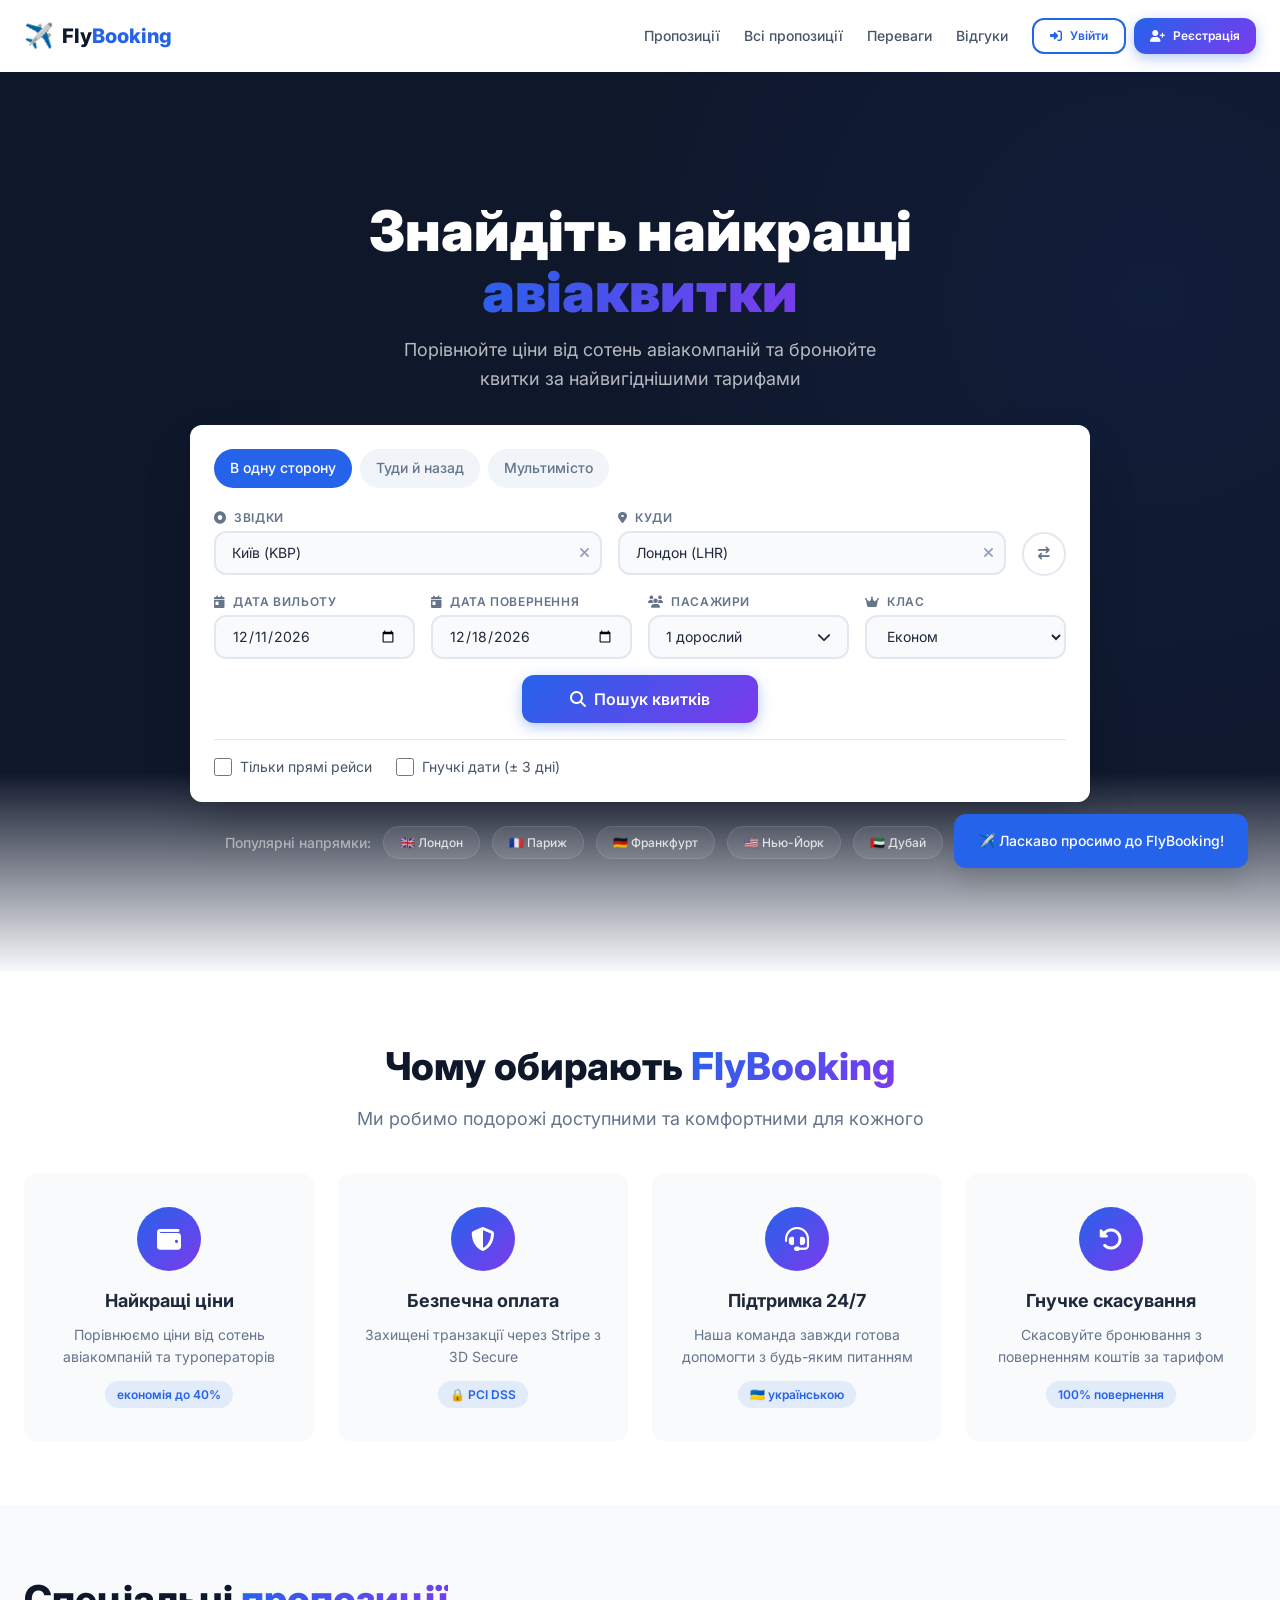
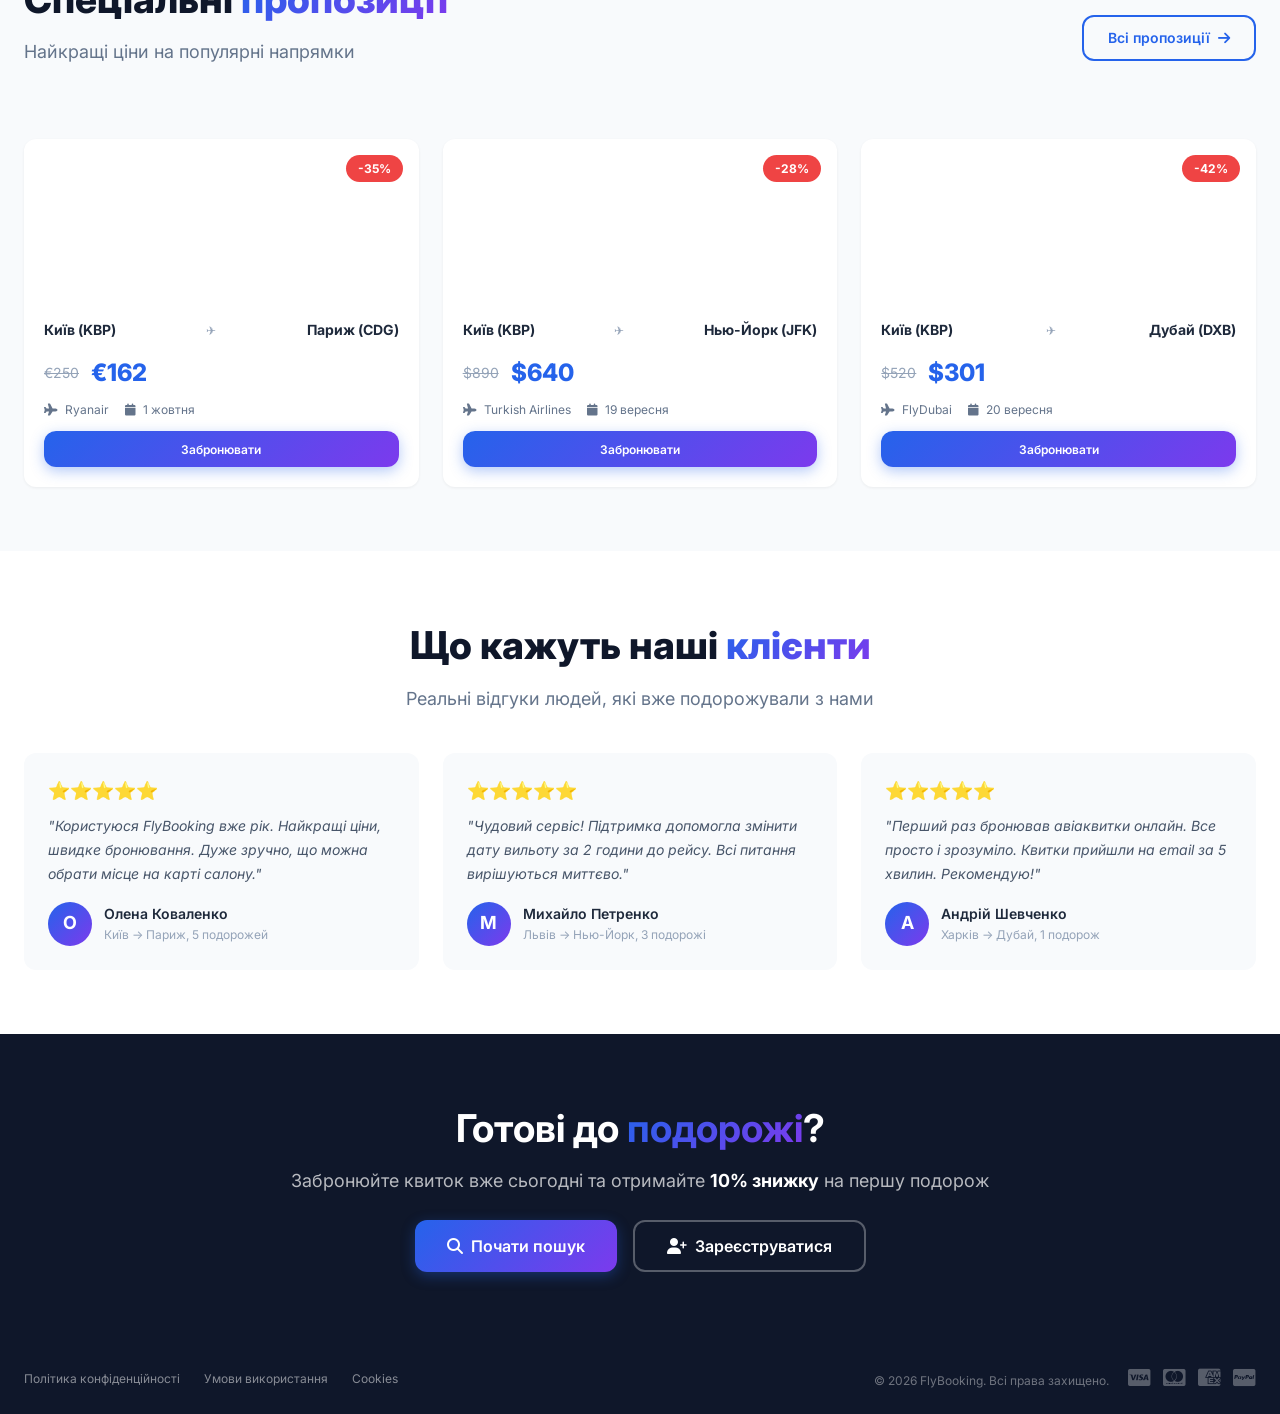
<file: bonus.html>
<!DOCTYPE html>
<html lang="uk">
<head>
    <meta charset="UTF-8">
    <meta name="viewport" content="width=device-width, initial-scale=1.0">
    <title>Бонуси — FlyBooking</title>
    <link rel="preconnect" href="https://fonts.googleapis.com">
    <link rel="preconnect" href="https://fonts.gstatic.com" crossorigin>
    <link href="https://fonts.googleapis.com/css2?family=Inter:wght@400;500;600;700;800;900&display=swap" rel="stylesheet">
    <link rel="stylesheet" href="https://cdnjs.cloudflare.com/ajax/libs/font-awesome/6.4.2/css/all.min.css">
    <style>
        * { margin: 0; padding: 0; box-sizing: border-box; }
        :root {
            --color-primary: #2563eb;
            --color-primary-gradient: linear-gradient(135deg, #2563eb 0%, #7c3aed 100%);
            --color-white: #ffffff;
            --color-gray-50: #f8fafc;
            --color-gray-100: #f1f5f9;
            --color-gray-200: #e2e8f0;
            --color-gray-400: #94a3b8;
            --color-gray-500: #64748b;
            --color-gray-600: #475569;
            --color-gray-700: #334155;
            --color-gray-800: #1e293b;
            --color-gray-900: #0f172a;
            --color-success: #10b981;
            --color-warning: #f59e0b;
            --shadow: 0 1px 3px rgba(0,0,0,0.06);
            --shadow-lg: 0 10px 15px -3px rgba(0,0,0,0.1);
            --radius: 12px;
            --radius-full: 9999px;
            --transition: 250ms cubic-bezier(0.4, 0, 0.2, 1);
            --font-family: 'Inter', sans-serif;
            --header-height: 72px;
        }
        body { font-family: var(--font-family); background: var(--color-gray-50); color: var(--color-gray-800); }
        .container { max-width: 1280px; margin: 0 auto; padding: 0 1.5rem; width: 100%; }
        .header { background: var(--color-white); box-shadow: var(--shadow); position: sticky; top: 0; z-index: 1000; height: var(--header-height); display: flex; align-items: center; }
        .navbar { display: flex; align-items: center; justify-content: space-between; height: 100%; }
        .logo { display: flex; align-items: center; gap: 0.5rem; font-size: 1.25rem; font-weight: 800; color: var(--color-gray-900); text-decoration: none; }
        .logo-icon { font-size: 1.5rem; }
        .logo-text span { color: var(--color-primary); }
        .btn { display: inline-flex; align-items: center; justify-content: center; gap: 0.5rem; padding: 0.625rem 1.5rem; border: none; border-radius: var(--radius); font-family: var(--font-family); font-size: 0.875rem; font-weight: 600; cursor: pointer; transition: all var(--transition); text-decoration: none; min-height: 44px; }
        .btn-primary { background: var(--color-primary-gradient); color: var(--color-white); box-shadow: 0 4px 14px rgba(37, 99, 235, 0.35); }
        .btn-primary:hover { transform: translateY(-2px); box-shadow: 0 8px 25px rgba(37, 99, 235, 0.45); }
        .btn-outline { background: transparent; color: var(--color-primary); border: 2px solid var(--color-primary); }
        .btn-outline:hover { background: var(--color-primary); color: var(--color-white); }
        .page { padding: 3rem 0; min-height: calc(100vh - var(--header-height) - 80px); }
        .back-home { display: inline-flex; align-items: center; gap: 0.5rem; color: var(--color-gray-500); text-decoration: none; font-weight: 500; transition: color var(--transition); margin-bottom: 1.5rem; }
        .back-home:hover { color: var(--color-primary); }
        .page-title { font-size: 1.75rem; font-weight: 800; margin-bottom: 0.5rem; }
        .page-title span { background: var(--color-primary-gradient); -webkit-background-clip: text; -webkit-text-fill-color: transparent; background-clip: text; }
        .page-subtitle { color: var(--color-gray-500); font-size: 1.125rem; margin-bottom: 2rem; }
        .bonus-card { background: var(--color-white); border-radius: var(--radius); padding: 2rem; box-shadow: var(--shadow); margin-bottom: 1.5rem; }
        .bonus-card .amount { font-size: 3rem; font-weight: 800; color: var(--color-primary); }
        .bonus-card .label { color: var(--color-gray-500); font-size: 0.875rem; }
        .bonus-progress { margin-top: 1rem; }
        .bonus-progress .bar { height: 8px; border-radius: var(--radius-full); background: var(--color-gray-200); overflow: hidden; }
        .bonus-progress .fill { height: 100%; background: var(--color-primary-gradient); border-radius: var(--radius-full); width: 85%; }
        .bonus-progress .text { font-size: 0.75rem; color: var(--color-gray-500); margin-top: 0.25rem; }
        .footer { background: var(--color-gray-900); color: rgba(255,255,255,0.7); padding: 2rem 0 1.5rem; }
        .footer-bottom { display: flex; align-items: center; justify-content: space-between; font-size: 0.875rem; flex-wrap: wrap; gap: 1rem; }
        .footer-bottom-links { display: flex; gap: 1.5rem; }
        .footer-bottom-links a { color: rgba(255,255,255,0.5); text-decoration: none; transition: color var(--transition); font-size: 0.75rem; }
        .footer-bottom-links a:hover { color: var(--color-white); }
        @media (max-width: 768px) { .footer-bottom { flex-direction: column; text-align: center; } .footer-bottom-links { flex-wrap: wrap; justify-content: center; } }
    </style>
</head>
<body>
<header class="header">
    <div class="container">
        <nav class="navbar">
            <a href="index.html" class="logo"><span class="logo-icon">✈️</span><span class="logo-text">Fly<span>Booking</span></span></a>
            <div id="navUser"></div>
        </nav>
    </div>
</header>
<main class="page">
    <div class="container">
        <a href="index.html" class="back-home"><i class="fas fa-arrow-left"></i> Назад на головну</a>
        <h1 class="page-title">Мої <span>бонуси</span></h1>
        <p class="page-subtitle">Накопичуйте бали та отримуйте знижки на наступні подорожі</p>
        <div class="bonus-card">
            <div class="amount">4 250</div>
            <div class="label">Бонусних балів</div>
            <div class="bonus-progress">
                <div class="bar"><div class="fill"></div></div>
                <div class="text">4 250 з 5 000 для наступного рівня</div>
            </div>
        </div>
        <div class="bonus-card">
            <h3 style="margin-bottom:0.5rem;">🎁 Як отримати бонуси?</h3>
            <p style="color:var(--color-gray-600);font-size:0.875rem;">За кожну подорож ви отримуєте бонуси, які можна використати для знижки на наступні квитки.</p>
        </div>
    </div>
</main>
<footer class="footer">
    <div class="container">
        <div class="footer-bottom">
            <div class="footer-bottom-links"><a href="#">Політика конфіденційності</a><a href="#">Умови використання</a></div>
            <p style="color: rgba(255,255,255,0.4); font-size: 0.75rem;">&copy; 2026 FlyBooking. Всі права захищено.</p>
        </div>
    </div>
</footer>
<script>
    const user = JSON.parse(localStorage.getItem('flybooking_user'));
    if (!user) window.location.href = 'index.html';
    const initials = (user?.firstName?.charAt(0) || '') + (user?.lastName?.charAt(0) || '');
    document.getElementById('navUser').innerHTML = `
        <span style="display:flex;align-items:center;gap:0.5rem;font-weight:600;color:var(--color-gray-700);">
            <span style="width:36px;height:36px;border-radius:50%;background:var(--color-primary-gradient);color:white;display:flex;align-items:center;justify-content:center;font-weight:700;font-size:0.875rem;">${initials || 'U'}</span>
            ${user?.firstName || 'Користувач'}
        </span>
    `;
</script>
</body>
</html>
</file>
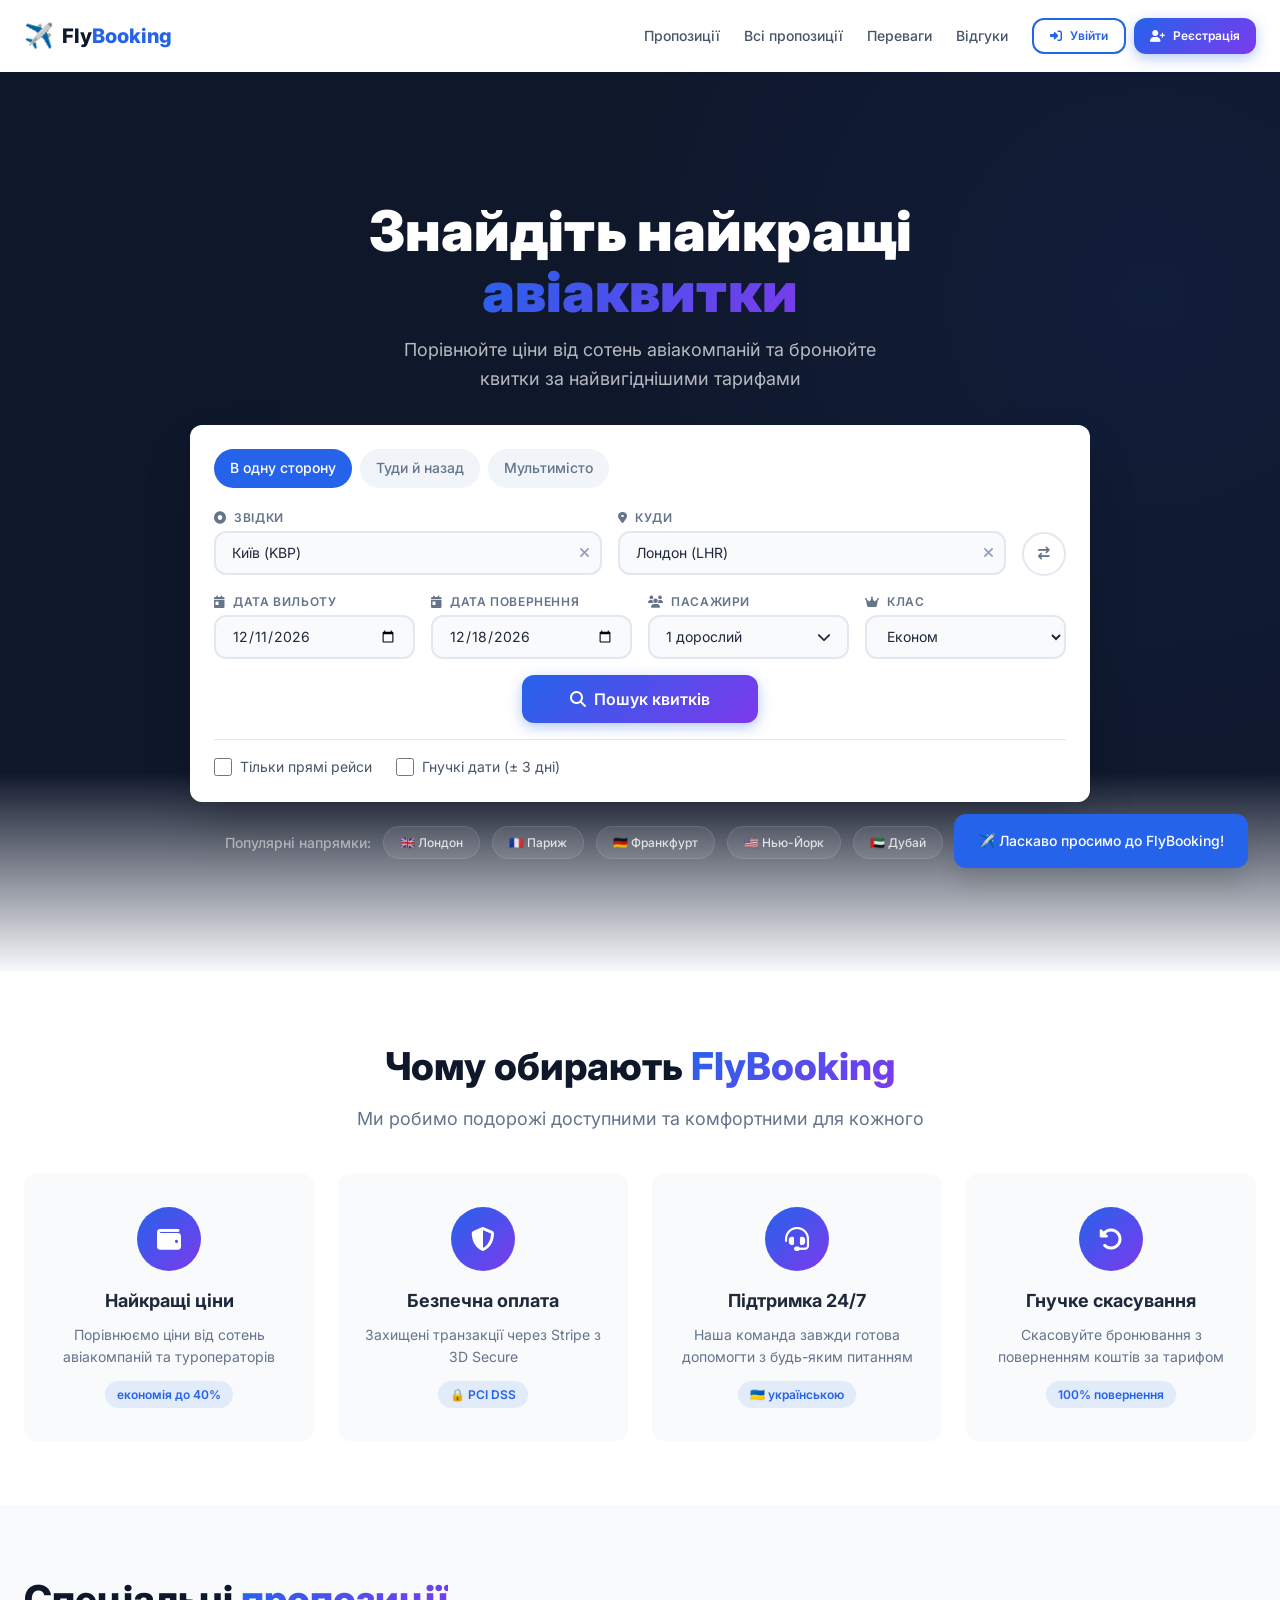
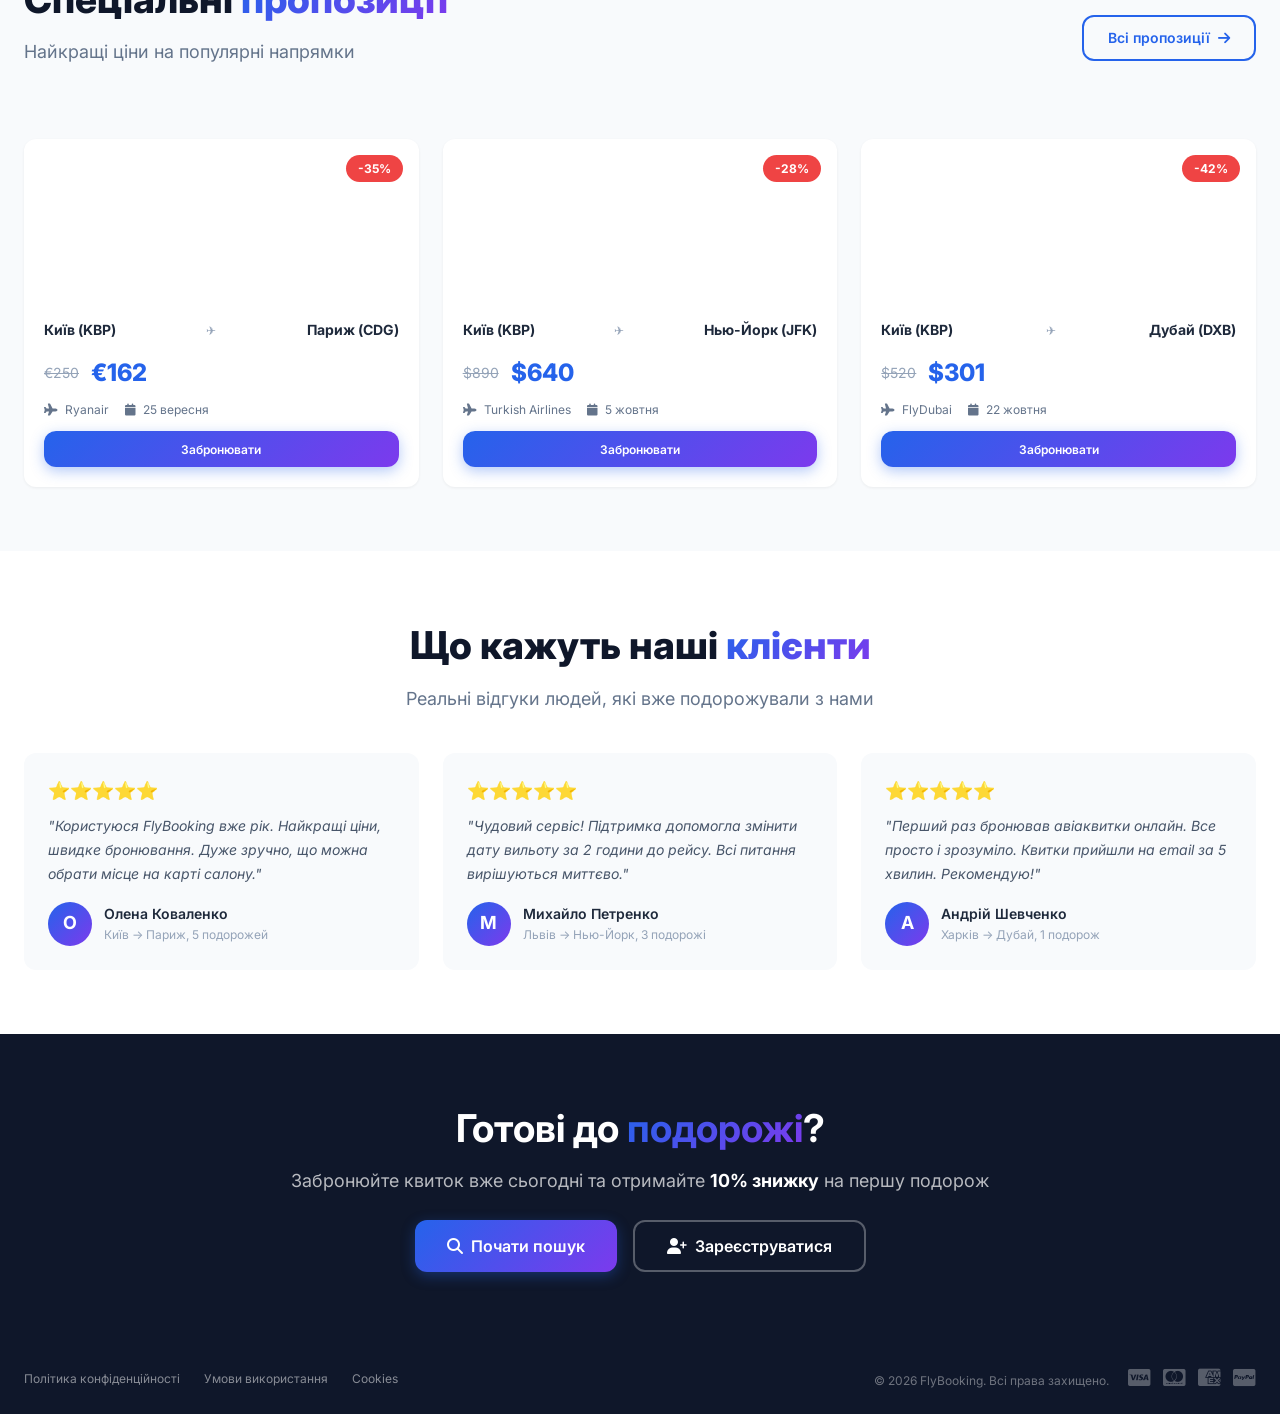
<file: bookings.html>
<!DOCTYPE html>
<html lang="uk">
<head>
    <meta charset="UTF-8">
    <meta name="viewport" content="width=device-width, initial-scale=1.0">
    <title>Мої бронювання — FlyBooking</title>
    
    <link rel="preconnect" href="https://fonts.googleapis.com">
    <link rel="preconnect" href="https://fonts.gstatic.com" crossorigin>
    <link href="https://fonts.googleapis.com/css2?family=Inter:wght@400;500;600;700;800;900&display=swap" rel="stylesheet">
    <link rel="stylesheet" href="https://cdnjs.cloudflare.com/ajax/libs/font-awesome/6.4.2/css/all.min.css">
    
    <style>
        * { margin: 0; padding: 0; box-sizing: border-box; }

        :root {
            --color-primary: #2563eb;
            --color-primary-gradient: linear-gradient(135deg, #2563eb 0%, #7c3aed 100%);
            --color-secondary: #0f172a;
            --color-white: #ffffff;
            --color-gray-50: #f8fafc;
            --color-gray-100: #f1f5f9;
            --color-gray-200: #e2e8f0;
            --color-gray-300: #cbd5e1;
            --color-gray-400: #94a3b8;
            --color-gray-500: #64748b;
            --color-gray-600: #475569;
            --color-gray-700: #334155;
            --color-gray-800: #1e293b;
            --color-gray-900: #0f172a;
            --color-success: #10b981;
            --color-danger: #ef4444;
            --color-warning: #f59e0b;
            --shadow: 0 1px 3px rgba(0,0,0,0.06);
            --shadow-lg: 0 10px 15px -3px rgba(0,0,0,0.1);
            --shadow-xl: 0 20px 25px -5px rgba(0,0,0,0.1);
            --radius: 12px;
            --radius-full: 9999px;
            --transition: 250ms cubic-bezier(0.4, 0, 0.2, 1);
            --font-family: 'Inter', -apple-system, BlinkMacSystemFont, sans-serif;
            --max-width: 1280px;
            --header-height: 72px;
        }

        body {
            font-family: var(--font-family);
            background: var(--color-gray-50);
            color: var(--color-gray-800);
            line-height: 1.6;
            min-height: 100vh;
        }

        .container {
            max-width: var(--max-width);
            margin: 0 auto;
            padding: 0 1.5rem;
            width: 100%;
        }

        /* Header */
        .header {
            background: var(--color-white);
            box-shadow: var(--shadow);
            position: sticky;
            top: 0;
            z-index: 1000;
            height: var(--header-height);
            display: flex;
            align-items: center;
        }

        .navbar {
            display: flex;
            align-items: center;
            justify-content: space-between;
            height: 100%;
        }

        .logo {
            display: flex;
            align-items: center;
            gap: 0.5rem;
            font-size: 1.25rem;
            font-weight: 800;
            color: var(--color-gray-900);
            text-decoration: none;
        }
        .logo-icon { font-size: 1.5rem; }
        .logo-text span { color: var(--color-primary); }

        .btn {
            display: inline-flex;
            align-items: center;
            justify-content: center;
            gap: 0.5rem;
            padding: 0.625rem 1.5rem;
            border: none;
            border-radius: var(--radius);
            font-family: var(--font-family);
            font-size: 0.875rem;
            font-weight: 600;
            cursor: pointer;
            transition: all var(--transition);
            text-decoration: none;
            min-height: 44px;
        }

        .btn-primary {
            background: var(--color-primary-gradient);
            color: var(--color-white);
            box-shadow: 0 4px 14px rgba(37, 99, 235, 0.35);
        }
        .btn-primary:hover {
            transform: translateY(-2px);
            box-shadow: 0 8px 25px rgba(37, 99, 235, 0.45);
        }

        .btn-outline {
            background: transparent;
            color: var(--color-primary);
            border: 2px solid var(--color-primary);
        }
        .btn-outline:hover {
            background: var(--color-primary);
            color: var(--color-white);
        }

        .btn-success {
            background: var(--color-success);
            color: var(--color-white);
        }
        .btn-success:hover {
            background: #059669;
            transform: translateY(-2px);
        }

        .btn-danger {
            background: var(--color-danger);
            color: var(--color-white);
        }
        .btn-danger:hover {
            background: #dc2626;
            transform: translateY(-2px);
        }

        .btn-sm {
            padding: 0.375rem 1rem;
            font-size: 0.75rem;
            min-height: 36px;
        }
        .btn-block { width: 100%; justify-content: center; }

        /* Page */
        .page {
            padding: 3rem 0;
            min-height: calc(100vh - var(--header-height) - 80px);
        }

        .page-header {
            display: flex;
            align-items: center;
            justify-content: space-between;
            margin-bottom: 2rem;
            flex-wrap: wrap;
            gap: 1rem;
        }

        .page-title {
            font-size: 1.75rem;
            font-weight: 800;
        }
        .page-title span {
            background: var(--color-primary-gradient);
            -webkit-background-clip: text;
            -webkit-text-fill-color: transparent;
            background-clip: text;
        }

        .back-home {
            display: inline-flex;
            align-items: center;
            gap: 0.5rem;
            color: var(--color-gray-500);
            text-decoration: none;
            font-weight: 500;
            transition: color var(--transition);
        }
        .back-home:hover {
            color: var(--color-primary);
        }

        /* Booking Cards */
        .booking-filters {
            display: flex;
            gap: 0.75rem;
            flex-wrap: wrap;
            margin-bottom: 2rem;
        }

        .filter-btn {
            padding: 0.5rem 1.25rem;
            border-radius: var(--radius-full);
            border: 2px solid var(--color-gray-200);
            background: var(--color-white);
            color: var(--color-gray-600);
            font-size: 0.875rem;
            font-weight: 500;
            cursor: pointer;
            transition: all var(--transition);
            font-family: var(--font-family);
        }
        .filter-btn:hover {
            border-color: var(--color-primary);
            color: var(--color-primary);
        }
        .filter-btn.active {
            background: var(--color-primary);
            border-color: var(--color-primary);
            color: var(--color-white);
        }

        .booking-card {
            background: var(--color-white);
            border-radius: var(--radius);
            padding: 1.5rem;
            box-shadow: var(--shadow);
            margin-bottom: 1rem;
            transition: all var(--transition);
            border-left: 4px solid var(--color-primary);
        }
        .booking-card:hover {
            box-shadow: var(--shadow-lg);
            transform: translateY(-2px);
        }

        .booking-card.cancelled {
            border-left-color: var(--color-danger);
            opacity: 0.7;
        }
        .booking-card.completed {
            border-left-color: var(--color-success);
        }

        .booking-header {
            display: flex;
            align-items: center;
            justify-content: space-between;
            flex-wrap: wrap;
            gap: 0.75rem;
            margin-bottom: 0.75rem;
        }

        .booking-route {
            display: flex;
            align-items: center;
            gap: 1rem;
            font-weight: 700;
            font-size: 1.125rem;
        }
        .booking-route .arrow {
            color: var(--color-gray-400);
            font-size: 0.875rem;
        }

        .booking-status {
            padding: 0.25rem 0.75rem;
            border-radius: var(--radius-full);
            font-size: 0.75rem;
            font-weight: 600;
        }
        .status-active {
            background: #dbeafe;
            color: var(--color-primary);
        }
        .status-completed {
            background: #d1fae5;
            color: var(--color-success);
        }
        .status-cancelled {
            background: #fef2f2;
            color: var(--color-danger);
        }

        .booking-details {
            display: grid;
            grid-template-columns: repeat(auto-fit, minmax(150px, 1fr));
            gap: 1rem;
            padding: 0.75rem 0;
            border-top: 1px solid var(--color-gray-100);
            border-bottom: 1px solid var(--color-gray-100);
            margin: 0.75rem 0;
        }

        .booking-detail-item {
            display: flex;
            flex-direction: column;
        }
        .booking-detail-item .label {
            font-size: 0.75rem;
            color: var(--color-gray-400);
            text-transform: uppercase;
            letter-spacing: 0.05em;
        }
        .booking-detail-item .value {
            font-weight: 600;
            font-size: 0.875rem;
        }

        .booking-footer {
            display: flex;
            align-items: center;
            justify-content: space-between;
            flex-wrap: wrap;
            gap: 0.75rem;
        }

        .booking-price {
            font-size: 1.25rem;
            font-weight: 800;
            color: var(--color-primary);
        }

        .booking-actions {
            display: flex;
            gap: 0.5rem;
        }

        .empty-state {
            text-align: center;
            padding: 4rem 2rem;
        }
        .empty-state .icon {
            font-size: 4rem;
            margin-bottom: 1rem;
            opacity: 0.3;
        }
        .empty-state h3 {
            font-size: 1.25rem;
            margin-bottom: 0.5rem;
        }
        .empty-state p {
            color: var(--color-gray-500);
            margin-bottom: 1.5rem;
        }

        /* Footer */
        .footer {
            background: var(--color-gray-900);
            color: rgba(255,255,255,0.7);
            padding: 2rem 0 1.5rem;
        }
        .footer-bottom {
            display: flex;
            align-items: center;
            justify-content: space-between;
            font-size: 0.875rem;
            flex-wrap: wrap;
            gap: 1rem;
        }
        .footer-bottom-links {
            display: flex;
            gap: 1.5rem;
        }
        .footer-bottom-links a {
            color: rgba(255,255,255,0.5);
            text-decoration: none;
            transition: color var(--transition);
            font-size: 0.75rem;
        }
        .footer-bottom-links a:hover { color: var(--color-white); }

        @media (max-width: 768px) {
            .booking-header {
                flex-direction: column;
                align-items: flex-start;
            }
            .booking-route {
                font-size: 1rem;
            }
            .booking-details {
                grid-template-columns: 1fr 1fr;
            }
            .booking-footer {
                flex-direction: column;
                align-items: flex-start;
            }
            .booking-actions {
                width: 100%;
            }
            .booking-actions .btn {
                flex: 1;
            }
            .footer-bottom {
                flex-direction: column;
                text-align: center;
            }
            .footer-bottom-links {
                flex-wrap: wrap;
                justify-content: center;
            }
        }

        @media (max-width: 480px) {
            .booking-details {
                grid-template-columns: 1fr;
            }
            .page-title {
                font-size: 1.25rem;
            }
        }
    </style>
</head>
<body>

<!-- Header -->
<header class="header">
    <div class="container">
        <nav class="navbar">
            <a href="index.html" class="logo">
                <span class="logo-icon">✈️</span>
                <span class="logo-text">Fly<span>Booking</span></span>
            </a>
            <div id="navUser"></div>
        </nav>
    </div>
</header>

<!-- Page -->
<main class="page">
    <div class="container">
        <a href="profile.html" class="back-home">
            <i class="fas fa-arrow-left"></i> Назад до профілю
        </a>

        <div class="page-header">
            <h1 class="page-title">Мої <span>бронювання</span></h1>
            <button class="btn btn-primary btn-sm" onclick="showToast('🔍 Пошук за історією...', 'info')">
                <i class="fas fa-download"></i> Експортувати
            </button>
        </div>

        <!-- Фільтри -->
        <div class="booking-filters">
            <button class="filter-btn active" data-filter="all" onclick="filterBookings('all', this)">Всі</button>
            <button class="filter-btn" data-filter="active" onclick="filterBookings('active', this)">Активні</button>
            <button class="filter-btn" data-filter="completed" onclick="filterBookings('completed', this)">Завершені</button>
            <button class="filter-btn" data-filter="cancelled" onclick="filterBookings('cancelled', this)">Скасовані</button>
        </div>

        <!-- Список бронювань -->
        <div id="bookingsList"></div>
    </div>
</main>

<!-- Footer -->
<footer class="footer">
    <div class="container">
        <div class="footer-bottom">
            <div class="footer-bottom-links">
                <a href="#">Політика конфіденційності</a>
                <a href="#">Умови використання</a>
                <a href="#">Cookies</a>
            </div>
            <p style="color: rgba(255,255,255,0.4); font-size: 0.75rem;">
                &copy; 2026 FlyBooking. Всі права захищено.
            </p>
        </div>
    </div>
</footer>

<!-- Toast Container -->
<div id="toastContainer" style="position:fixed;bottom:2rem;right:2rem;z-index:5000;display:flex;flex-direction:column;gap:0.5rem;max-width:400px;"></div>

<script>
    (function() {
        // ============================
        // 1. USER
        // ============================
        function getUser() {
            return JSON.parse(localStorage.getItem('flybooking_user'));
        }

        const user = getUser();
        if (!user) {
            window.location.href = 'index.html';
            return;
        }

        // ============================
        // 2. ДАНІ БРОНЮВАНЬ
        // ============================
        const bookings = [
            {
                id: 'FB-2026-001',
                origin: 'Київ (KBP)',
                destination: 'Париж (CDG)',
                departure: '15.07.2026',
                return: '22.07.2026',
                airline: 'Ryanair',
                price: '€162',
                status: 'active',
                passengers: '2 дорослих',
                class: 'Економ'
            },
            {
                id: 'FB-2026-002',
                origin: 'Київ (KBP)',
                destination: 'Нью-Йорк (JFK)',
                departure: '01.09.2026',
                return: '15.09.2026',
                airline: 'Turkish Airlines',
                price: '$640',
                status: 'active',
                passengers: '1 дорослий',
                class: 'Бізнес'
            },
            {
                id: 'FB-2026-003',
                origin: 'Київ (KBP)',
                destination: 'Дубай (DXB)',
                departure: '10.10.2026',
                return: '20.10.2026',
                airline: 'FlyDubai',
                price: '$301',
                status: 'active',
                passengers: '2 дорослих, 1 дитина',
                class: 'Економ'
            },
            {
                id: 'FB-2025-015',
                origin: 'Львів (LWO)',
                destination: 'Барселона (BCN)',
                departure: '05.12.2025',
                return: '12.12.2025',
                airline: 'Wizz Air',
                price: '€120',
                status: 'completed',
                passengers: '1 дорослий',
                class: 'Економ'
            },
            {
                id: 'FB-2025-008',
                origin: 'Київ (KBP)',
                destination: 'Стамбул (IST)',
                departure: '20.08.2025',
                return: '27.08.2025',
                airline: 'Pegasus',
                price: '$180',
                status: 'cancelled',
                passengers: '3 дорослих',
                class: 'Економ'
            },
            {
                id: 'FB-2025-003',
                origin: 'Кишинів (KIV)',
                destination: 'Рим (FCO)',
                departure: '10.06.2025',
                return: '17.06.2025',
                airline: 'Ryanair',
                price: '€95',
                status: 'completed',
                passengers: '2 дорослих',
                class: 'Економ'
            }
        ];

        // ============================
        // 3. РЕНДЕР БРОНЮВАНЬ
        // ============================
        function renderBookings(filter = 'all') {
            const container = document.getElementById('bookingsList');
            let filtered = bookings;

            if (filter !== 'all') {
                filtered = bookings.filter(b => b.status === filter);
            }

            if (filtered.length === 0) {
                container.innerHTML = `
                    <div class="empty-state">
                        <div class="icon">📭</div>
                        <h3>Немає бронювань</h3>
                        <p>У вас поки що немає ${filter !== 'all' ? filter === 'active' ? 'активних' : filter === 'completed' ? 'завершених' : 'скасованих' : ''} бронювань</p>
                        <a href="index.html" class="btn btn-primary">
                            <i class="fas fa-search"></i> Знайти квитки
                        </a>
                    </div>
                `;
                return;
            }

            const statusLabels = {
                active: { class: 'status-active', label: 'Активне' },
                completed: { class: 'status-completed', label: 'Завершене' },
                cancelled: { class: 'status-cancelled', label: 'Скасоване' }
            };

            container.innerHTML = filtered.map(booking => `
                <div class="booking-card ${booking.status === 'cancelled' ? 'cancelled' : booking.status === 'completed' ? 'completed' : ''}">
                    <div class="booking-header">
                        <div class="booking-route">
                            <span>${booking.origin}</span>
                            <span class="arrow">✈</span>
                            <span>${booking.destination}</span>
                        </div>
                        <div>
                            <span class="booking-status ${statusLabels[booking.status].class}">
                                ${statusLabels[booking.status].label}
                            </span>
                            <span style="margin-left:0.75rem;font-size:0.75rem;color:var(--color-gray-400);">${booking.id}</span>
                        </div>
                    </div>

                    <div class="booking-details">
                        <div class="booking-detail-item">
                            <span class="label">Дата вильоту</span>
                            <span class="value">${booking.departure}</span>
                        </div>
                        <div class="booking-detail-item">
                            <span class="label">Дата повернення</span>
                            <span class="value">${booking.return}</span>
                        </div>
                        <div class="booking-detail-item">
                            <span class="label">Авіакомпанія</span>
                            <span class="value">${booking.airline}</span>
                        </div>
                        <div class="booking-detail-item">
                            <span class="label">Пасажири</span>
                            <span class="value">${booking.passengers}</span>
                        </div>
                        <div class="booking-detail-item">
                            <span class="label">Клас</span>
                            <span class="value">${booking.class}</span>
                        </div>
                    </div>

                    <div class="booking-footer">
                        <div class="booking-price">${booking.price}</div>
                        <div class="booking-actions">
                            ${booking.status === 'active' ? `
                                <button class="btn btn-outline btn-sm" onclick="showToast('📄 Перегляд деталей ${booking.id}', 'info')">
                                    <i class="fas fa-info-circle"></i> Деталі
                                </button>
                                <button class="btn btn-danger btn-sm" onclick="cancelBooking('${booking.id}')">
                                    <i class="fas fa-times"></i> Скасувати
                                </button>
                            ` : `
                                <button class="btn btn-outline btn-sm" onclick="showToast('📄 Перегляд деталей ${booking.id}', 'info')">
                                    <i class="fas fa-info-circle"></i> Деталі
                                </button>
                                <button class="btn btn-primary btn-sm" onclick="showToast('🔄 Бронювання повторно ${booking.id}', 'info')">
                                    <i class="fas fa-redo"></i> Повторити
                                </button>
                            `}
                        </div>
                    </div>
                </div>
            `).join('');
        }

        // ============================
        // 4. ФІЛЬТРИ
        // ============================
        window.filterBookings = function(filter, btn) {
            document.querySelectorAll('.filter-btn').forEach(el => el.classList.remove('active'));
            btn.classList.add('active');
            renderBookings(filter);
        };

        // ============================
        // 5. СКАСУВАННЯ
        // ============================
        window.cancelBooking = function(id) {
            if (confirm(`Ви впевнені, що хочете скасувати бронювання ${id}?`)) {
                const booking = bookings.find(b => b.id === id);
                if (booking) {
                    booking.status = 'cancelled';
                    showToast(`❌ Бронювання ${id} скасовано`, 'error');
                    const activeFilter = document.querySelector('.filter-btn.active')?.dataset?.filter || 'all';
                    renderBookings(activeFilter);
                }
            }
        };

        // ============================
        // 6. TOAST
        // ============================
        window.showToast = function(message, type = 'info') {
            const container = document.getElementById('toastContainer');
            const toast = document.createElement('div');
            toast.style.cssText = `
                padding: 1rem 1.5rem;
                border-radius: 12px;
                color: white;
                font-weight: 500;
                font-size: 0.875rem;
                box-shadow: 0 20px 25px -5px rgba(0,0,0,0.1);
                animation: slideUp 0.3s ease;
                background: ${type === 'success' ? '#10b981' : type === 'error' ? '#ef4444' : '#2563eb'};
            `;
            toast.textContent = message;

            // Додаємо анімацію
            const style = document.createElement('style');
            style.textContent = `
                @keyframes slideUp {
                    from { opacity: 0; transform: translateY(20px); }
                    to { opacity: 1; transform: translateY(0); }
                }
            `;
            document.head.appendChild(style);

            container.appendChild(toast);

            setTimeout(() => {
                toast.style.opacity = '0';
                toast.style.transform = 'translateY(20px)';
                toast.style.transition = 'all 0.3s ease';
                setTimeout(() => toast.remove(), 300);
            }, 3500);
        };

        // ============================
        // 7. HEADER
        // ============================
        const initials = (user.firstName?.charAt(0) || '') + (user.lastName?.charAt(0) || '');
        document.getElementById('navUser').innerHTML = `
            <span style="display:flex;align-items:center;gap:0.5rem;font-weight:600;color:var(--color-gray-700);">
                <span style="width:36px;height:36px;border-radius:50%;background:var(--color-primary-gradient);color:white;display:flex;align-items:center;justify-content:center;font-weight:700;font-size:0.875rem;">${initials || 'U'}</span>
                ${user.firstName || 'Користувач'}
            </span>
        `;

        // ============================
        // 8. INIT
        // ============================
        renderBookings('all');

        console.log('📋 Сторінка бронювань завантажена');
    })();
</script>

</body>
</html>
</file>
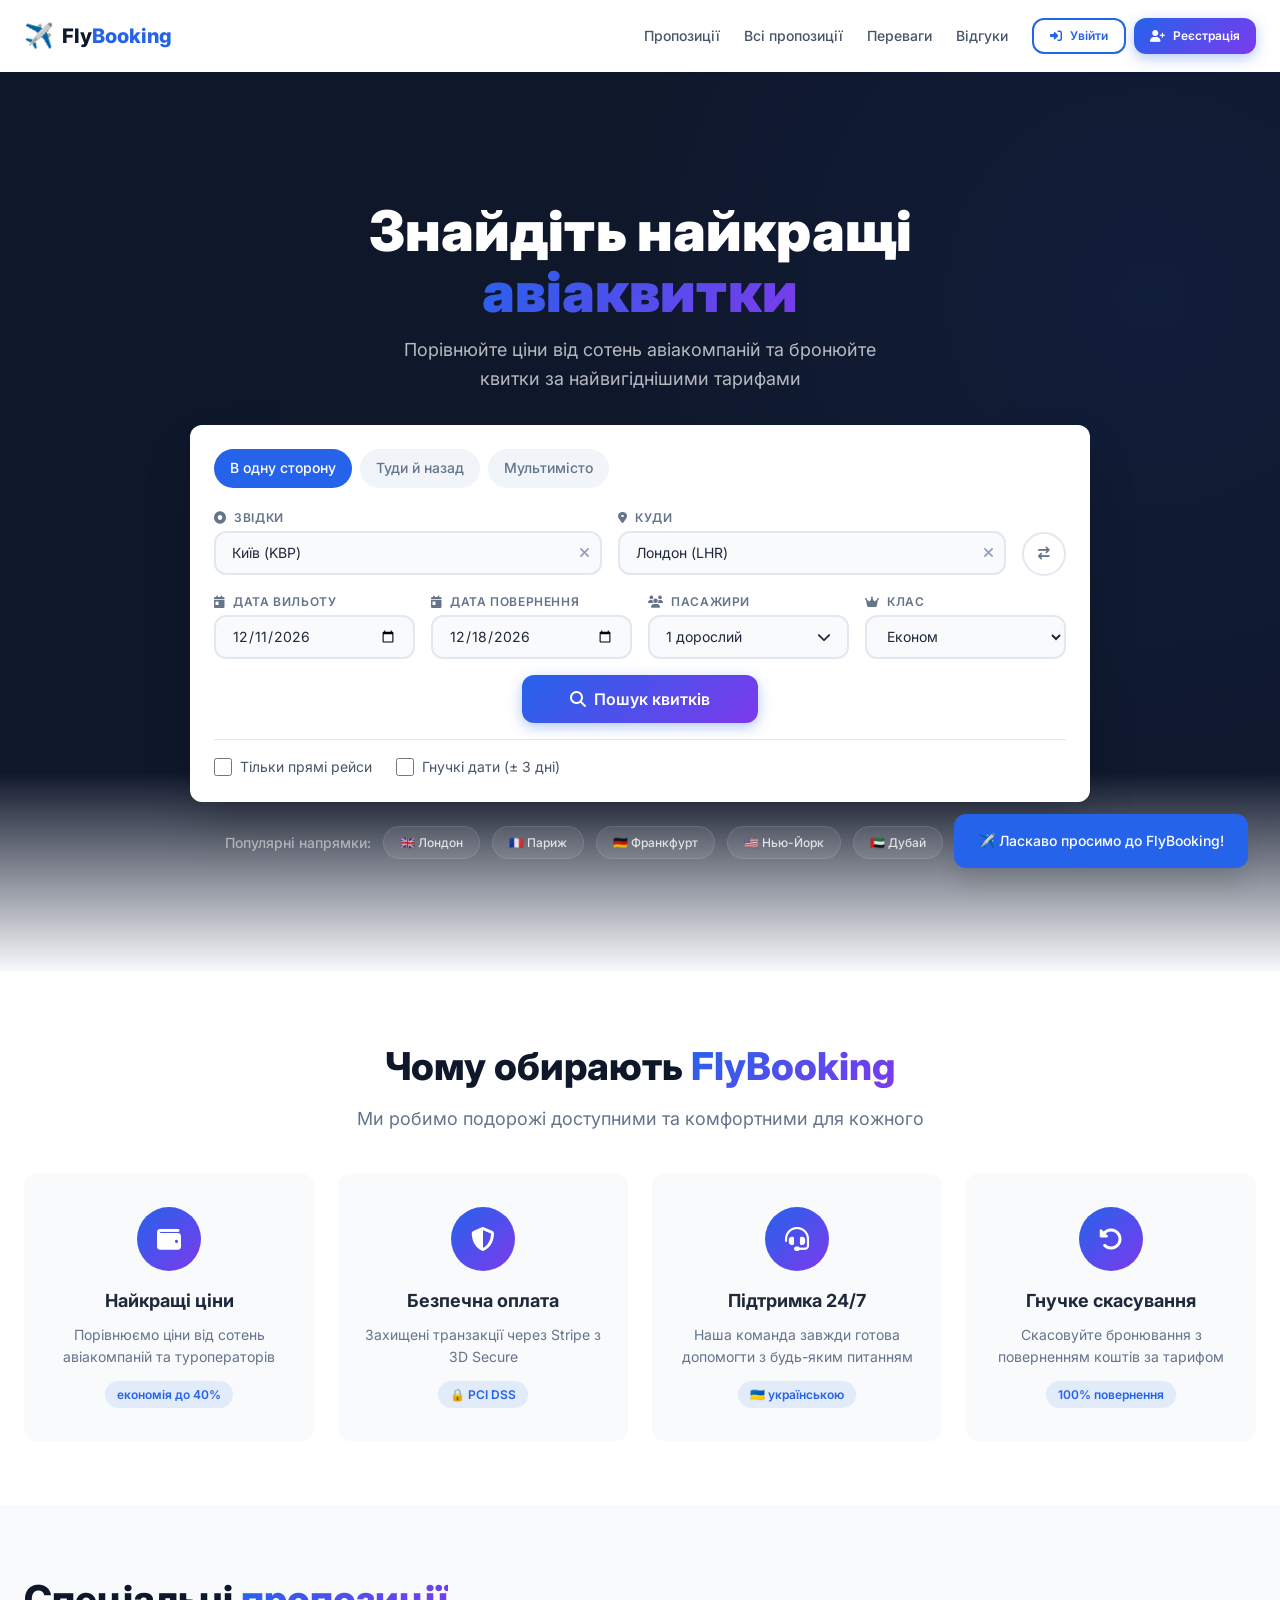
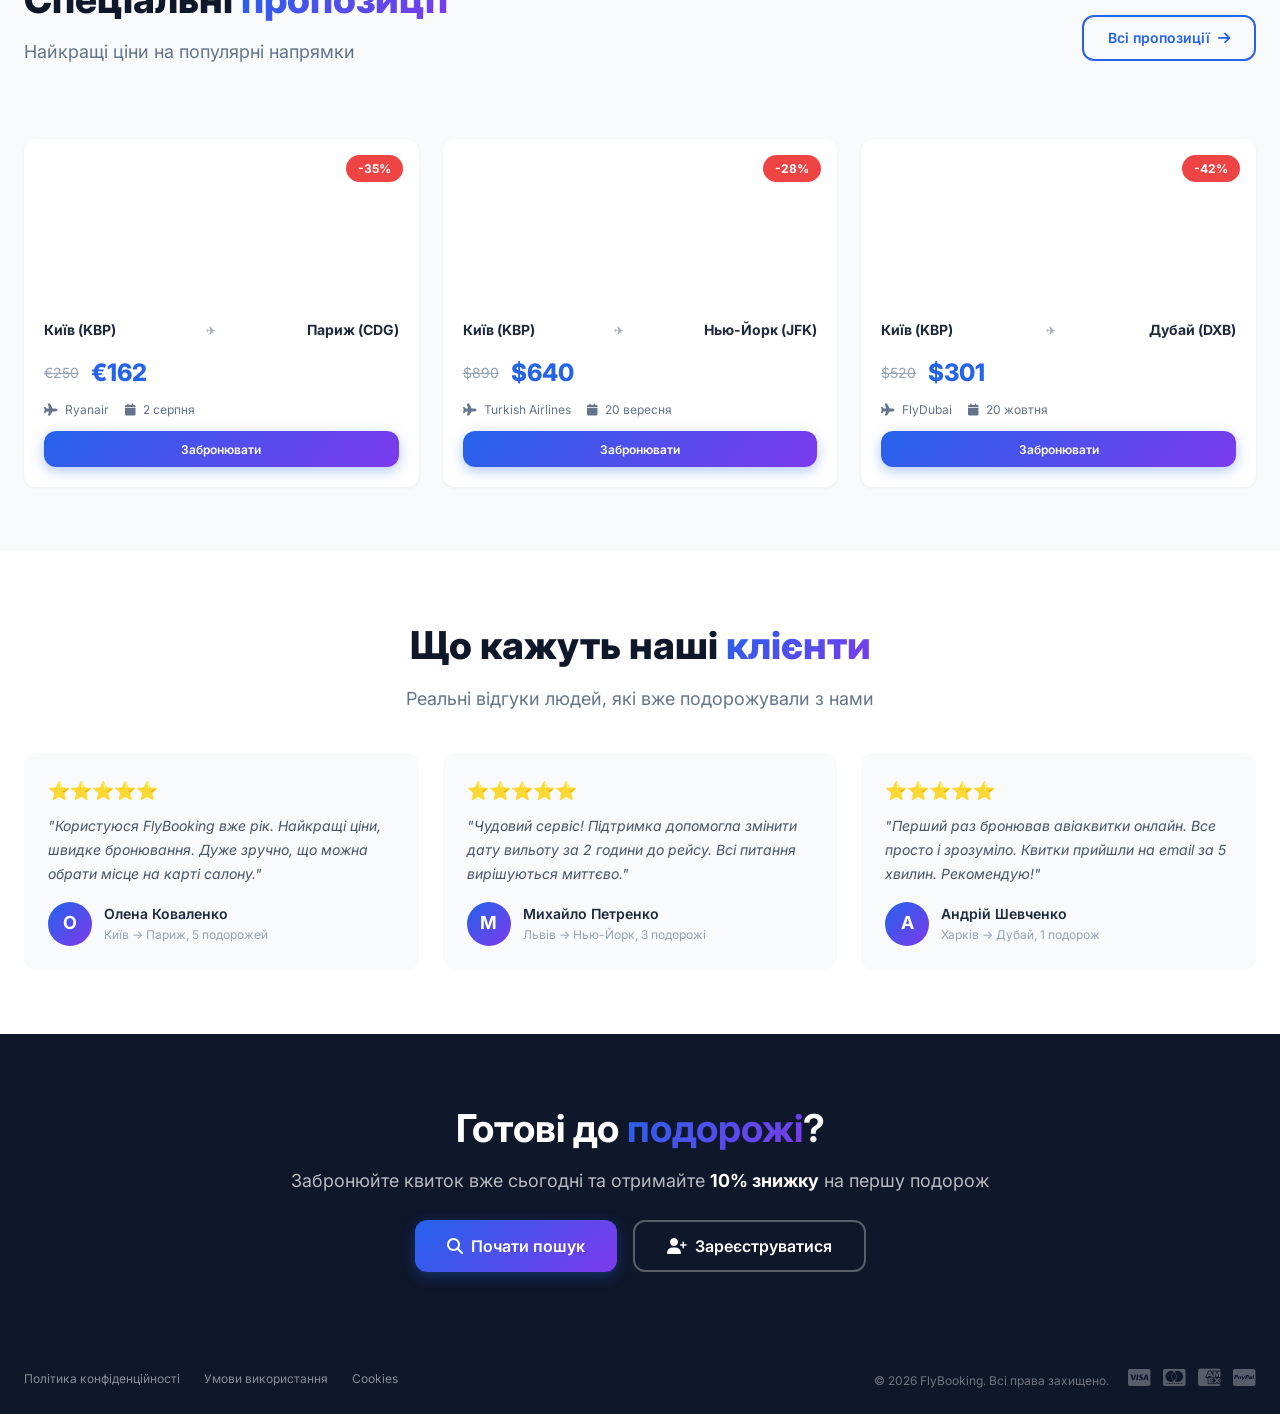
<file: edit-profile.html>
<!DOCTYPE html>
<html lang="uk">
<head>
    <meta charset="UTF-8">
    <meta name="viewport" content="width=device-width, initial-scale=1.0">
    <title>Редагування профілю — FlyBooking</title>
    
    <link rel="preconnect" href="https://fonts.googleapis.com">
    <link rel="preconnect" href="https://fonts.gstatic.com" crossorigin>
    <link href="https://fonts.googleapis.com/css2?family=Inter:wght@400;500;600;700;800;900&display=swap" rel="stylesheet">
    <link rel="stylesheet" href="https://cdnjs.cloudflare.com/ajax/libs/font-awesome/6.4.2/css/all.min.css">
    
    <style>
        * { margin: 0; padding: 0; box-sizing: border-box; }

        :root {
            --color-primary: #2563eb;
            --color-primary-gradient: linear-gradient(135deg, #2563eb 0%, #7c3aed 100%);
            --color-secondary: #0f172a;
            --color-white: #ffffff;
            --color-gray-50: #f8fafc;
            --color-gray-100: #f1f5f9;
            --color-gray-200: #e2e8f0;
            --color-gray-300: #cbd5e1;
            --color-gray-400: #94a3b8;
            --color-gray-500: #64748b;
            --color-gray-600: #475569;
            --color-gray-700: #334155;
            --color-gray-800: #1e293b;
            --color-gray-900: #0f172a;
            --color-success: #10b981;
            --color-danger: #ef4444;
            --shadow: 0 1px 3px rgba(0,0,0,0.06);
            --shadow-lg: 0 10px 15px -3px rgba(0,0,0,0.1);
            --shadow-xl: 0 20px 25px -5px rgba(0,0,0,0.1);
            --radius: 12px;
            --radius-full: 9999px;
            --transition: 250ms cubic-bezier(0.4, 0, 0.2, 1);
            --font-family: 'Inter', -apple-system, BlinkMacSystemFont, sans-serif;
            --max-width: 1280px;
            --header-height: 72px;
        }

        body {
            font-family: var(--font-family);
            background: var(--color-gray-50);
            color: var(--color-gray-800);
            line-height: 1.6;
            min-height: 100vh;
        }

        .container {
            max-width: 640px;
            margin: 0 auto;
            padding: 0 1.5rem;
            width: 100%;
        }

        /* Header */
        .header {
            background: var(--color-white);
            box-shadow: var(--shadow);
            position: sticky;
            top: 0;
            z-index: 1000;
            height: var(--header-height);
            display: flex;
            align-items: center;
        }

        .navbar {
            display: flex;
            align-items: center;
            justify-content: space-between;
            height: 100%;
            max-width: var(--max-width);
            margin: 0 auto;
            padding: 0 1.5rem;
            width: 100%;
        }

        .logo {
            display: flex;
            align-items: center;
            gap: 0.5rem;
            font-size: 1.25rem;
            font-weight: 800;
            color: var(--color-gray-900);
            text-decoration: none;
        }
        .logo-icon { font-size: 1.5rem; }
        .logo-text span { color: var(--color-primary); }

        .btn {
            display: inline-flex;
            align-items: center;
            justify-content: center;
            gap: 0.5rem;
            padding: 0.625rem 1.5rem;
            border: none;
            border-radius: var(--radius);
            font-family: var(--font-family);
            font-size: 0.875rem;
            font-weight: 600;
            cursor: pointer;
            transition: all var(--transition);
            text-decoration: none;
            min-height: 44px;
        }

        .btn-primary {
            background: var(--color-primary-gradient);
            color: var(--color-white);
            box-shadow: 0 4px 14px rgba(37, 99, 235, 0.35);
        }
        .btn-primary:hover {
            transform: translateY(-2px);
            box-shadow: 0 8px 25px rgba(37, 99, 235, 0.45);
        }

        .btn-outline {
            background: transparent;
            color: var(--color-primary);
            border: 2px solid var(--color-primary);
        }
        .btn-outline:hover {
            background: var(--color-primary);
            color: var(--color-white);
        }

        .btn-success {
            background: var(--color-success);
            color: var(--color-white);
        }
        .btn-success:hover {
            background: #059669;
            transform: translateY(-2px);
        }

        .btn-danger {
            background: var(--color-danger);
            color: var(--color-white);
        }
        .btn-danger:hover {
            background: #dc2626;
            transform: translateY(-2px);
        }

        .btn-block { width: 100%; justify-content: center; }

        /* Page */
        .page {
            padding: 3rem 0;
            min-height: calc(100vh - var(--header-height) - 80px);
        }

        .back-home {
            display: inline-flex;
            align-items: center;
            gap: 0.5rem;
            color: var(--color-gray-500);
            text-decoration: none;
            font-weight: 500;
            transition: color var(--transition);
            margin-bottom: 1.5rem;
        }
        .back-home:hover {
            color: var(--color-primary);
        }

        .profile-card {
            background: var(--color-white);
            border-radius: var(--radius);
            padding: 2rem;
            box-shadow: var(--shadow);
        }

        .profile-card .title {
            font-size: 1.5rem;
            font-weight: 800;
            margin-bottom: 0.25rem;
        }
        .profile-card .subtitle {
            color: var(--color-gray-500);
            font-size: 0.875rem;
            margin-bottom: 1.5rem;
        }
        .profile-card .title span {
            background: var(--color-primary-gradient);
            -webkit-background-clip: text;
            -webkit-text-fill-color: transparent;
            background-clip: text;
        }

        .avatar-upload {
            display: flex;
            align-items: center;
            gap: 1.5rem;
            padding: 1.5rem;
            background: var(--color-gray-50);
            border-radius: var(--radius);
            margin-bottom: 1.5rem;
            flex-wrap: wrap;
        }

        .avatar-preview {
            width: 80px;
            height: 80px;
            border-radius: 50%;
            background: var(--color-primary-gradient);
            color: var(--color-white);
            display: flex;
            align-items: center;
            justify-content: center;
            font-size: 2rem;
            font-weight: 700;
            flex-shrink: 0;
        }

        .avatar-upload .info {
            flex: 1;
        }
        .avatar-upload .info .name {
            font-weight: 600;
        }
        .avatar-upload .info .hint {
            font-size: 0.75rem;
            color: var(--color-gray-400);
        }

        .form-group {
            margin-bottom: 1.25rem;
        }

        .form-label {
            display: block;
            font-size: 0.875rem;
            font-weight: 600;
            color: var(--color-gray-700);
            margin-bottom: 0.25rem;
        }
        .form-label .required {
            color: var(--color-danger);
        }

        .form-input {
            width: 100%;
            padding: 0.625rem 1rem;
            font-family: var(--font-family);
            font-size: 0.875rem;
            color: var(--color-gray-800);
            background: var(--color-gray-50);
            border: 2px solid var(--color-gray-200);
            border-radius: var(--radius);
            transition: all var(--transition);
            min-height: 44px;
        }
        .form-input:focus {
            outline: none;
            border-color: var(--color-primary);
            background: var(--color-white);
            box-shadow: 0 0 0 3px rgba(37, 99, 235, 0.15);
        }
        .form-input:disabled {
            opacity: 0.6;
            cursor: not-allowed;
        }

        .form-hint {
            font-size: 0.75rem;
            color: var(--color-gray-400);
            margin-top: 0.25rem;
        }

        .form-error {
            font-size: 0.75rem;
            color: var(--color-danger);
            margin-top: 0.25rem;
            display: none;
        }
        .form-error.visible { display: block; }

        .form-row {
            display: grid;
            grid-template-columns: 1fr 1fr;
            gap: 1rem;
        }

        .form-actions {
            display: flex;
            gap: 1rem;
            margin-top: 1.5rem;
            padding-top: 1.5rem;
            border-top: 1px solid var(--color-gray-200);
        }

        .password-toggle { position: relative; }
        .password-toggle .toggle-btn {
            position: absolute;
            right: 0.75rem;
            top: 50%;
            transform: translateY(-50%);
            background: none;
            border: none;
            color: var(--color-gray-400);
            cursor: pointer;
            padding: 0.25rem;
        }
        .password-toggle .toggle-btn:hover { color: var(--color-gray-600); }

        .divider {
            height: 1px;
            background: var(--color-gray-200);
            margin: 1.5rem 0;
        }

        .danger-zone {
            background: #fef2f2;
            border: 2px solid #fecaca;
            border-radius: var(--radius);
            padding: 1.5rem;
            margin-top: 1.5rem;
        }
        .danger-zone .title {
            color: var(--color-danger);
            font-weight: 700;
            margin-bottom: 0.25rem;
        }
        .danger-zone .desc {
            font-size: 0.875rem;
            color: var(--color-gray-500);
            margin-bottom: 1rem;
        }

        /* Footer */
        .footer {
            background: var(--color-gray-900);
            color: rgba(255,255,255,0.7);
            padding: 2rem 0 1.5rem;
        }
        .footer-bottom {
            display: flex;
            align-items: center;
            justify-content: space-between;
            font-size: 0.875rem;
            flex-wrap: wrap;
            gap: 1rem;
            max-width: var(--max-width);
            margin: 0 auto;
            padding: 0 1.5rem;
        }
        .footer-bottom-links {
            display: flex;
            gap: 1.5rem;
        }
        .footer-bottom-links a {
            color: rgba(255,255,255,0.5);
            text-decoration: none;
            transition: color var(--transition);
            font-size: 0.75rem;
        }
        .footer-bottom-links a:hover { color: var(--color-white); }

        @media (max-width: 640px) {
            .form-row {
                grid-template-columns: 1fr;
            }
            .avatar-upload {
                flex-direction: column;
                text-align: center;
            }
            .form-actions {
                flex-direction: column;
            }
            .form-actions .btn {
                width: 100%;
            }
            .profile-card {
                padding: 1.5rem;
            }
            .footer-bottom {
                flex-direction: column;
                text-align: center;
            }
            .footer-bottom-links {
                flex-wrap: wrap;
                justify-content: center;
            }
        }
    </style>
</head>
<body>

<!-- Header -->
<header class="header">
    <div class="navbar">
        <a href="index.html" class="logo">
            <span class="logo-icon">✈️</span>
            <span class="logo-text">Fly<span>Booking</span></span>
        </a>
        <div id="navUser"></div>
    </div>
</header>

<!-- Page -->
<main class="page">
    <div class="container">
        <a href="profile.html" class="back-home">
            <i class="fas fa-arrow-left"></i> Назад до профілю
        </a>

        <div class="profile-card">
            <h1 class="title">Редагування <span>профілю</span></h1>
            <p class="subtitle">Оновіть свої особисті дані та налаштування</p>

            <form id="editProfileForm" onsubmit="handleSubmit(event)">
                <!-- Аватар -->
                <div class="avatar-upload">
                    <div class="avatar-preview" id="avatarPreview">ОК</div>
                    <div class="info">
                        <div class="name" id="userDisplayName">Олена Коваленко</div>
                        <div class="hint">
                            <i class="fas fa-info-circle"></i> Натисніть кнопку нижче, щоб змінити фото
                        </div>
                        <button type="button" class="btn btn-outline btn-sm" style="margin-top:0.5rem;" onclick="showToast('🖼️ Вибір фото відкрито', 'info')">
                            <i class="fas fa-camera"></i> Змінити фото
                        </button>
                    </div>
                </div>

                <!-- Особисті дані -->
                <div class="form-row">
                    <div class="form-group">
                        <label for="editFirstName" class="form-label">
                            Ім'я <span class="required">*</span>
                        </label>
                        <input type="text" id="editFirstName" class="form-input" placeholder="Ваше ім'я" required>
                    </div>
                    <div class="form-group">
                        <label for="editLastName" class="form-label">
                            Прізвище <span class="required">*</span>
                        </label>
                        <input type="text" id="editLastName" class="form-input" placeholder="Ваше прізвище" required>
                    </div>
                </div>

                <div class="form-group">
                    <label for="editEmail" class="form-label">
                        Email <span class="required">*</span>
                    </label>
                    <input type="email" id="editEmail" class="form-input" placeholder="your@email.com" required disabled>
                    <div class="form-hint">
                        <i class="fas fa-lock"></i> Email не можна змінити. Зв'яжіться з підтримкою для зміни.
                    </div>
                </div>

                <div class="form-group">
                    <label for="editPhone" class="form-label">
                        Телефон
                    </label>
                    <input type="tel" id="editPhone" class="form-input" placeholder="+38 (XXX) XXX-XX-XX">
                </div>

                <!-- Зміна паролю -->
                <div class="divider"></div>

                <h3 style="font-size:1rem;font-weight:700;margin-bottom:1rem;">
                    <i class="fas fa-key" style="color:var(--color-primary);"></i> Зміна паролю
                </h3>

                <div class="form-group">
                    <label for="editCurrentPassword" class="form-label">Поточний пароль</label>
                    <div class="password-toggle">
                        <input type="password" id="editCurrentPassword" class="form-input" placeholder="Введіть поточний пароль">
                        <button type="button" class="toggle-btn" onclick="togglePassword('editCurrentPassword', this)">
                            <i class="fas fa-eye"></i>
                        </button>
                    </div>
                </div>

                <div class="form-row">
                    <div class="form-group">
                        <label for="editNewPassword" class="form-label">Новий пароль</label>
                        <div class="password-toggle">
                            <input type="password" id="editNewPassword" class="form-input" placeholder="Мінімум 8 символів">
                            <button type="button" class="toggle-btn" onclick="togglePassword('editNewPassword', this)">
                                <i class="fas fa-eye"></i>
                            </button>
                        </div>
                    </div>
                    <div class="form-group">
                        <label for="editConfirmPassword" class="form-label">Підтвердіть пароль</label>
                        <div class="password-toggle">
                            <input type="password" id="editConfirmPassword" class="form-input" placeholder="Повторіть пароль">
                            <button type="button" class="toggle-btn" onclick="togglePassword('editConfirmPassword', this)">
                                <i class="fas fa-eye"></i>
                            </button>
                        </div>
                    </div>
                </div>

                <div class="form-error" id="editError">Паролі не співпадають</div>

                <!-- Кнопки -->
                <div class="form-actions">
                    <button type="button" class="btn btn-outline" onclick="window.location.href='profile.html'">
                        <i class="fas fa-times"></i> Скасувати
                    </button>
                    <button type="submit" class="btn btn-primary" id="saveBtn">
                        <i class="fas fa-save"></i> Зберегти зміни
                    </button>
                </div>
            </form>

            <!-- Небезпечна зона -->
            <div class="danger-zone">
                <div class="title">
                    <i class="fas fa-exclamation-triangle"></i> Небезпечна зона
                </div>
                <p class="desc">Видаліть свій акаунт та всі пов'язані з ним дані. Цю дію не можна скасувати.</p>
                <button class="btn btn-danger" onclick="deleteAccount()">
                    <i class="fas fa-trash"></i> Видалити акаунт
                </button>
            </div>
        </div>
    </div>
</main>

<!-- Footer -->
<footer class="footer">
    <div class="footer-bottom">
        <div class="footer-bottom-links">
            <a href="#">Політика конфіденційності</a>
            <a href="#">Умови використання</a>
            <a href="#">Cookies</a>
        </div>
        <p style="color: rgba(255,255,255,0.4); font-size: 0.75rem;">
            &copy; 2026 FlyBooking. Всі права захищено.
        </p>
    </div>
</footer>

<!-- Toast Container -->
<div id="toastContainer" style="position:fixed;bottom:2rem;right:2rem;z-index:5000;display:flex;flex-direction:column;gap:0.5rem;max-width:400px;"></div>

<script>
    (function() {
        // ============================
        // 1. USER
        // ============================
        function getUser() {
            return JSON.parse(localStorage.getItem('flybooking_user'));
        }

        function setUser(user) {
            localStorage.setItem('flybooking_user', JSON.stringify(user));
        }

        function removeUser() {
            localStorage.removeItem('flybooking_user');
        }

        const user = getUser();
        if (!user) {
            window.location.href = 'index.html';
            return;
        }

        // ============================
        // 2. ЗАПОВНЕННЯ ФОРМИ
        // ============================
        document.getElementById('editFirstName').value = user.firstName || '';
        document.getElementById('editLastName').value = user.lastName || '';
        document.getElementById('editEmail').value = user.email || '';
        document.getElementById('userDisplayName').textContent = `${user.firstName || ''} ${user.lastName || ''}`.trim() || user.email;

        const initials = (user.firstName?.charAt(0) || '') + (user.lastName?.charAt(0) || '');
        document.getElementById('avatarPreview').textContent = initials || 'U';

        // Header
        document.getElementById('navUser').innerHTML = `
            <span style="display:flex;align-items:center;gap:0.5rem;font-weight:600;color:var(--color-gray-700);">
                <span style="width:36px;height:36px;border-radius:50%;background:var(--color-primary-gradient);color:white;display:flex;align-items:center;justify-content:center;font-weight:700;font-size:0.875rem;">${initials || 'U'}</span>
                ${user.firstName || 'Користувач'}
            </span>
        `;

        // ============================
        // 3. TOGGLE PASSWORD
        // ============================
        window.togglePassword = function(inputId, btn) {
            const input = document.getElementById(inputId);
            const icon = btn.querySelector('i');
            if (input.type === 'password') {
                input.type = 'text';
                icon.classList.remove('fa-eye');
                icon.classList.add('fa-eye-slash');
            } else {
                input.type = 'password';
                icon.classList.remove('fa-eye-slash');
                icon.classList.add('fa-eye');
            }
        };

        // ============================
        // 4. SUBMIT
        // ============================
        window.handleSubmit = function(e) {
            e.preventDefault();
            const firstName = document.getElementById('editFirstName').value.trim();
            const lastName = document.getElementById('editLastName').value.trim();
            const currentPassword = document.getElementById('editCurrentPassword').value;
            const newPassword = document.getElementById('editNewPassword').value;
            const confirmPassword = document.getElementById('editConfirmPassword').value;
            const errorEl = document.getElementById('editError');
            const saveBtn = document.getElementById('saveBtn');

            if (!firstName || !lastName) {
                errorEl.textContent = 'Ім\'я та прізвище обов\'язкові';
                errorEl.classList.add('visible');
                return;
            }

            // Перевірка паролю
            if (newPassword || confirmPassword) {
                if (newPassword !== confirmPassword) {
                    errorEl.textContent = 'Паролі не співпадають';
                    errorEl.classList.add('visible');
                    return;
                }
                if (newPassword.length < 8) {
                    errorEl.textContent = 'Пароль має містити мінімум 8 символів';
                    errorEl.classList.add('visible');
                    return;
                }
                if (!currentPassword) {
                    errorEl.textContent = 'Введіть поточний пароль для зміни';
                    errorEl.classList.add('visible');
                    return;
                }
                // Демо-перевірка поточного паролю
                if (currentPassword !== 'password123') {
                    errorEl.textContent = 'Невірний поточний пароль';
                    errorEl.classList.add('visible');
                    return;
                }
            }

            errorEl.classList.remove('visible');

            // Оновлюємо дані
            const updatedUser = {
                ...user,
                firstName: firstName,
                lastName: lastName
            };
            setUser(updatedUser);

            // Зберігаємо телефон (для демо - просто показуємо)
            const phone = document.getElementById('editPhone').value;

            saveBtn.disabled = true;
            saveBtn.innerHTML = '<i class="fas fa-spinner fa-spin"></i> Збереження...';

            setTimeout(() => {
                saveBtn.disabled = false;
                saveBtn.innerHTML = '<i class="fas fa-save"></i> Зберегти зміни';
                showToast('✅ Профіль успішно оновлено!', 'success');
                // Оновлюємо ім'я в хедері
                const newInitials = (firstName.charAt(0) + lastName.charAt(0)).toUpperCase();
                document.getElementById('avatarPreview').textContent = newInitials || 'U';
                document.getElementById('userDisplayName').textContent = `${firstName} ${lastName}`;
                document.getElementById('navUser').innerHTML = `
                    <span style="display:flex;align-items:center;gap:0.5rem;font-weight:600;color:var(--color-gray-700);">
                        <span style="width:36px;height:36px;border-radius:50%;background:var(--color-primary-gradient);color:white;display:flex;align-items:center;justify-content:center;font-weight:700;font-size:0.875rem;">${newInitials || 'U'}</span>
                        ${firstName}
                    </span>
                `;
                // Очищаємо поля паролю
                document.getElementById('editCurrentPassword').value = '';
                document.getElementById('editNewPassword').value = '';
                document.getElementById('editConfirmPassword').value = '';
            }, 1000);
        };

        // ============================
        // 5. DELETE ACCOUNT
        // ============================
        window.deleteAccount = function() {
            if (confirm('⚠️ Ви впевнені, що хочете видалити свій акаунт? Цю дію не можна скасувати!')) {
                if (confirm('Введіть "ВИДАЛИТИ" для підтвердження.')) {
                    const confirmText = prompt('Введіть "ВИДАЛИТИ" щоб підтвердити видалення:');
                    if (confirmText === 'ВИДАЛИТИ') {
                        removeUser();
                        showToast('🗑️ Акаунт видалено', 'error');
                        setTimeout(() => {
                            window.location.href = 'index.html';
                        }, 1000);
                    } else {
                        showToast('❌ Підтвердження не вірне', 'error');
                    }
                }
            }
        };

        // ============================
        // 6. TOAST
        // ============================
        window.showToast = function(message, type = 'info') {
            const container = document.getElementById('toastContainer');
            const toast = document.createElement('div');
            toast.style.cssText = `
                padding: 1rem 1.5rem;
                border-radius: 12px;
                color: white;
                font-weight: 500;
                font-size: 0.875rem;
                box-shadow: 0 20px 25px -5px rgba(0,0,0,0.1);
                animation: slideUp 0.3s ease;
                background: ${type === 'success' ? '#10b981' : type === 'error' ? '#ef4444' : '#2563eb'};
            `;
            toast.textContent = message;

            const style = document.createElement('style');
            style.textContent = `
                @keyframes slideUp {
                    from { opacity: 0; transform: translateY(20px); }
                    to { opacity: 1; transform: translateY(0); }
                }
            `;
            document.head.appendChild(style);

            container.appendChild(toast);

            setTimeout(() => {
                toast.style.opacity = '0';
                toast.style.transform = 'translateY(20px)';
                toast.style.transition = 'all 0.3s ease';
                setTimeout(() => toast.remove(), 300);
            }, 3500);
        };

        console.log('✏️ Сторінка редагування профілю завантажена');
    })();
</script>

</body>
</html>
</file>
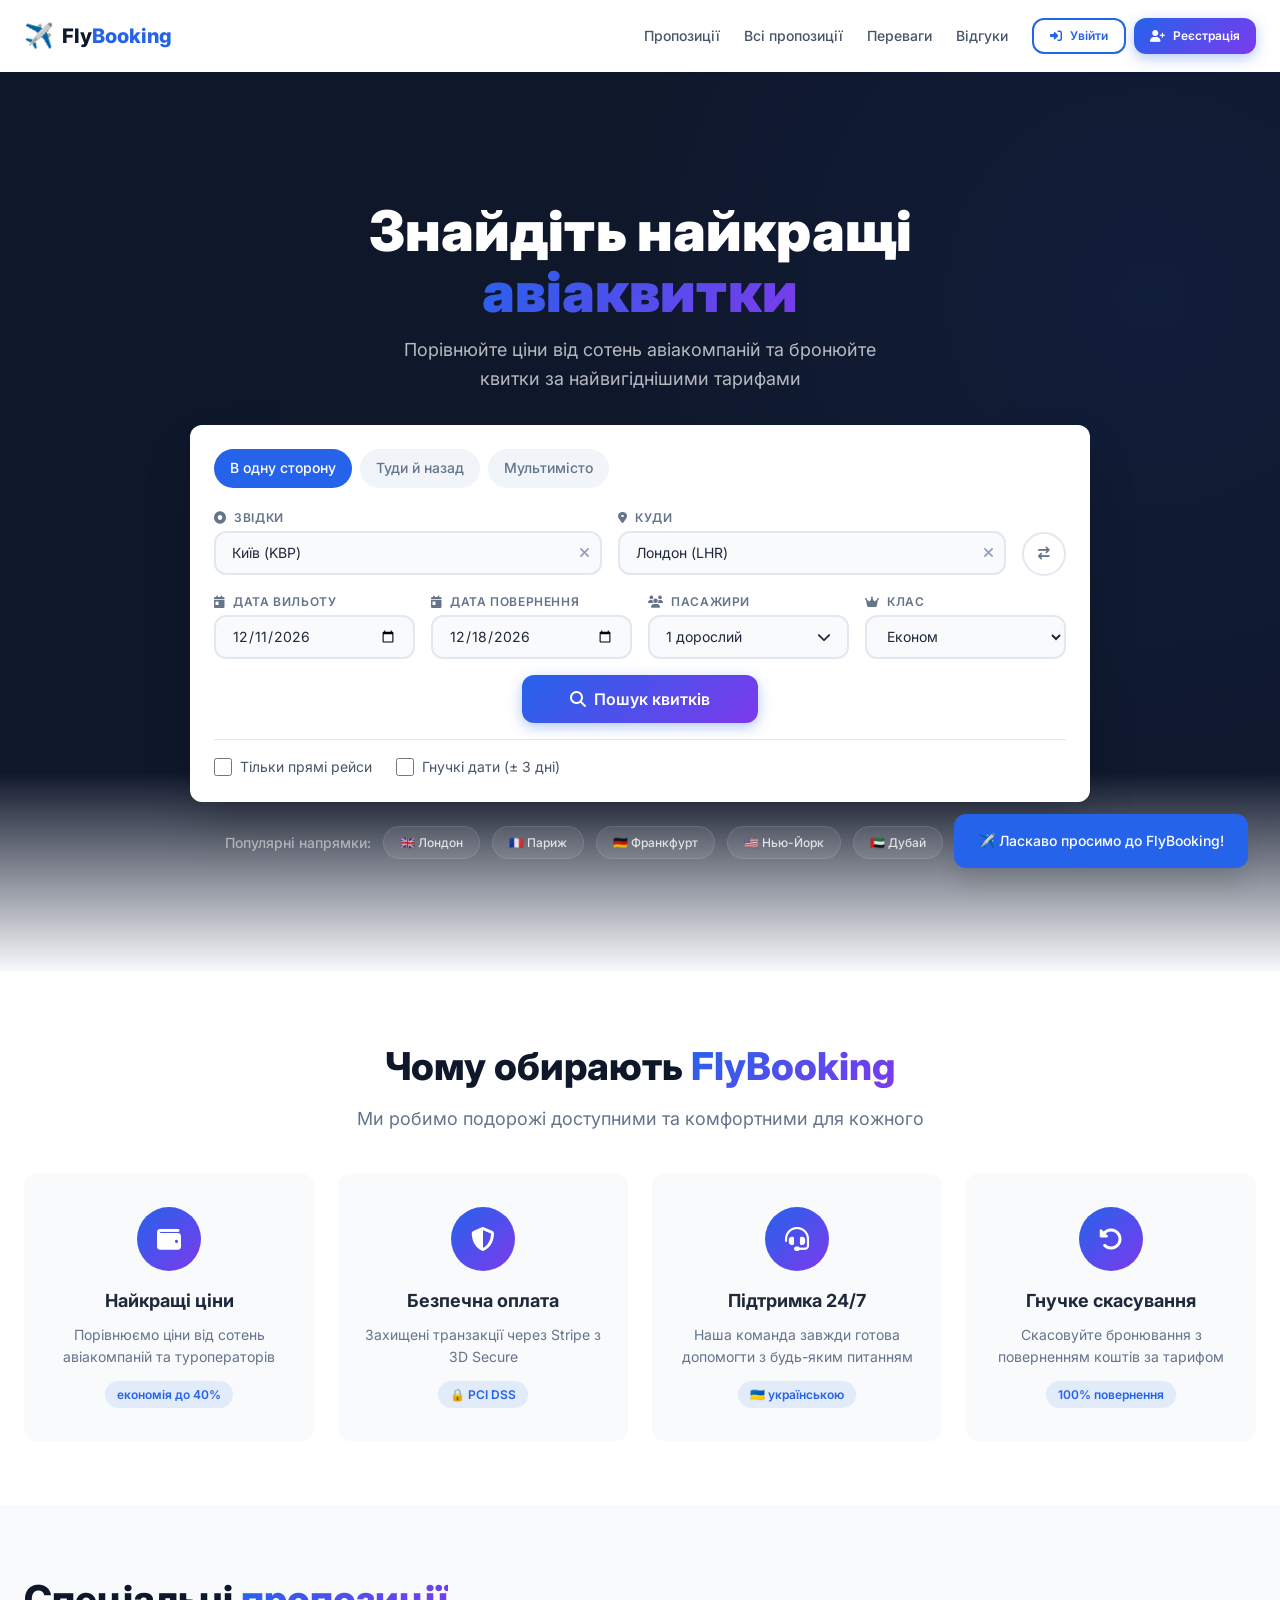
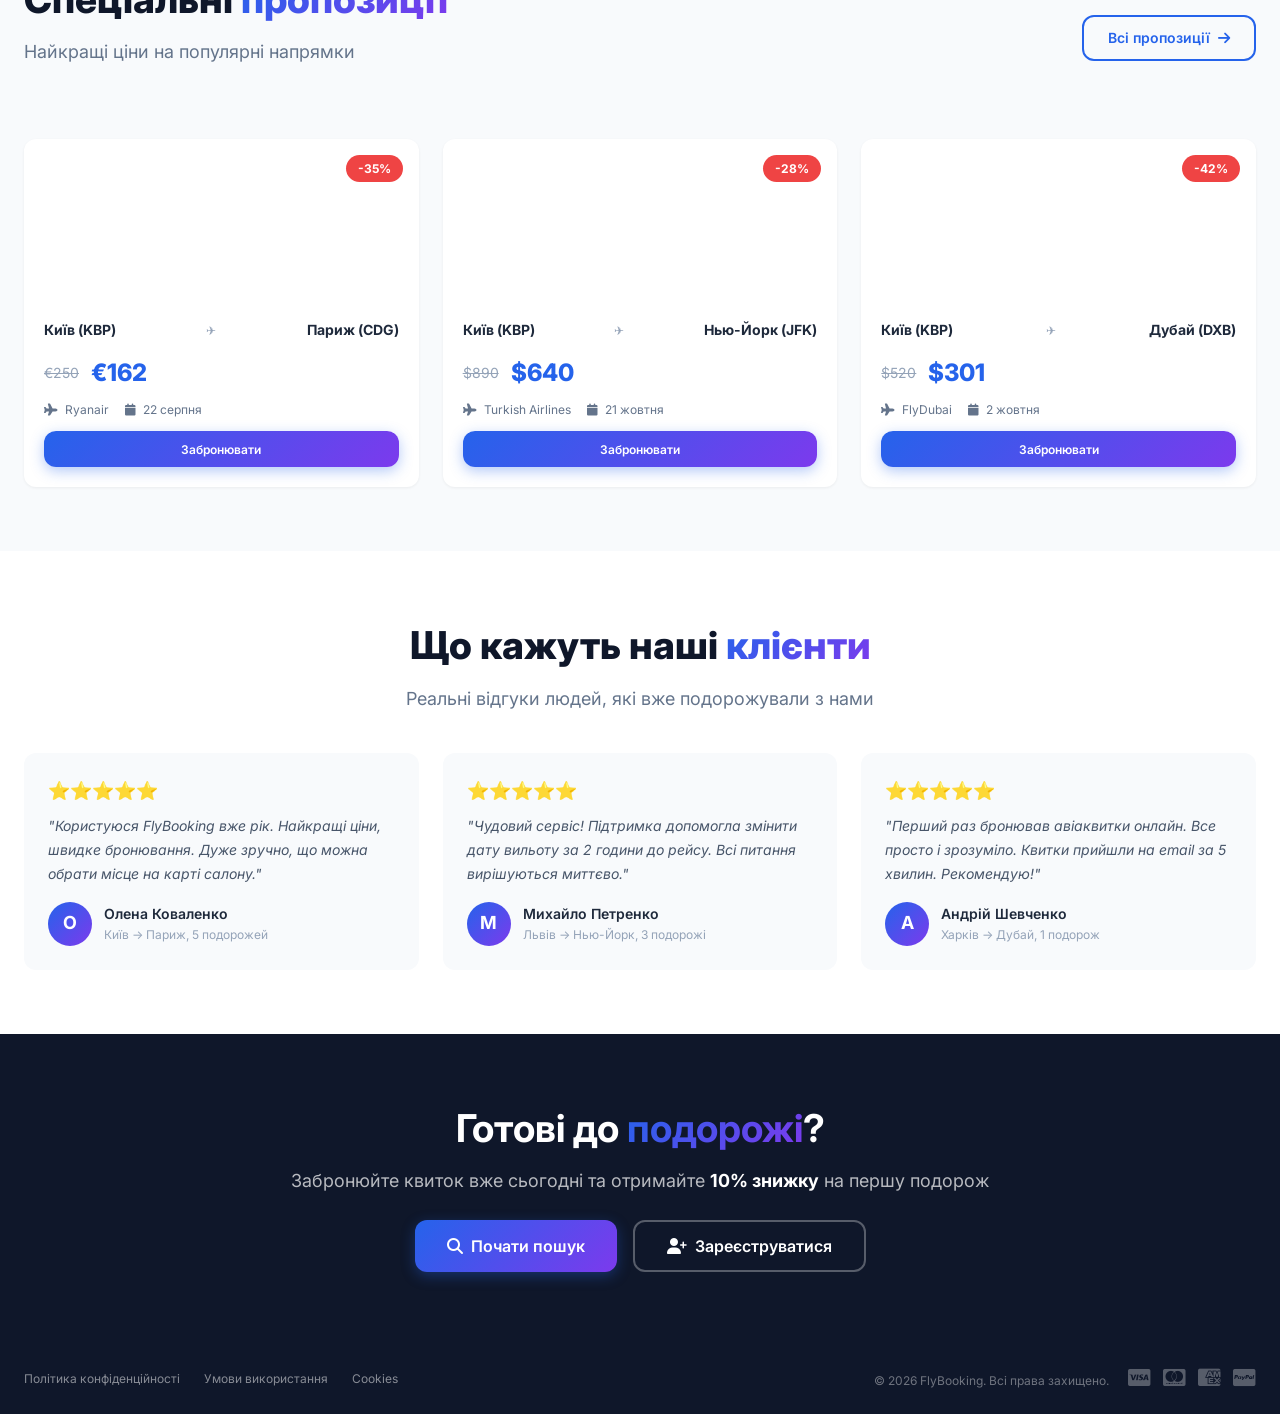
<file: help.html>
<!DOCTYPE html>
<html lang="uk">
<head>
    <meta charset="UTF-8">
    <meta name="viewport" content="width=device-width, initial-scale=1.0">
    <title>Допомога — FlyBooking</title>
    <link rel="preconnect" href="https://fonts.googleapis.com">
    <link rel="preconnect" href="https://fonts.gstatic.com" crossorigin>
    <link href="https://fonts.googleapis.com/css2?family=Inter:wght@400;500;600;700;800;900&display=swap" rel="stylesheet">
    <link rel="stylesheet" href="https://cdnjs.cloudflare.com/ajax/libs/font-awesome/6.4.2/css/all.min.css">
    <style>
        * { margin: 0; padding: 0; box-sizing: border-box; }
        :root {
            --color-primary: #2563eb;
            --color-primary-gradient: linear-gradient(135deg, #2563eb 0%, #7c3aed 100%);
            --color-white: #ffffff;
            --color-gray-50: #f8fafc;
            --color-gray-200: #e2e8f0;
            --color-gray-400: #94a3b8;
            --color-gray-500: #64748b;
            --color-gray-600: #475569;
            --color-gray-700: #334155;
            --color-gray-800: #1e293b;
            --color-gray-900: #0f172a;
            --shadow: 0 1px 3px rgba(0,0,0,0.06);
            --radius: 12px;
            --transition: 250ms cubic-bezier(0.4, 0, 0.2, 1);
            --font-family: 'Inter', sans-serif;
            --header-height: 72px;
        }
        body { font-family: var(--font-family); background: var(--color-gray-50); color: var(--color-gray-800); }
        .container { max-width: 1280px; margin: 0 auto; padding: 0 1.5rem; width: 100%; }
        .header { background: var(--color-white); box-shadow: 0 1px 3px rgba(0,0,0,0.06); position: sticky; top: 0; z-index: 1000; height: var(--header-height); display: flex; align-items: center; }
        .navbar { display: flex; align-items: center; justify-content: space-between; height: 100%; }
        .logo { display: flex; align-items: center; gap: 0.5rem; font-size: 1.25rem; font-weight: 800; color: var(--color-gray-900); text-decoration: none; }
        .logo-icon { font-size: 1.5rem; }
        .logo-text span { color: var(--color-primary); }
        .btn { display: inline-flex; align-items: center; justify-content: center; gap: 0.5rem; padding: 0.625rem 1.5rem; border: none; border-radius: var(--radius); font-family: var(--font-family); font-size: 0.875rem; font-weight: 600; cursor: pointer; transition: all var(--transition); text-decoration: none; min-height: 44px; }
        .btn-primary { background: var(--color-primary-gradient); color: var(--color-white); box-shadow: 0 4px 14px rgba(37, 99, 235, 0.35); }
        .btn-primary:hover { transform: translateY(-2px); box-shadow: 0 8px 25px rgba(37, 99, 235, 0.45); }
        .btn-outline { background: transparent; color: var(--color-primary); border: 2px solid var(--color-primary); }
        .btn-outline:hover { background: var(--color-primary); color: var(--color-white); }
        .page { padding: 3rem 0; min-height: calc(100vh - var(--header-height) - 80px); }
        .back-home { display: inline-flex; align-items: center; gap: 0.5rem; color: var(--color-gray-500); text-decoration: none; font-weight: 500; transition: color var(--transition); margin-bottom: 1.5rem; }
        .back-home:hover { color: var(--color-primary); }
        .page-title { font-size: 1.75rem; font-weight: 800; margin-bottom: 0.5rem; }
        .page-title span { background: var(--color-primary-gradient); -webkit-background-clip: text; -webkit-text-fill-color: transparent; background-clip: text; }
        .page-subtitle { color: var(--color-gray-500); font-size: 1.125rem; margin-bottom: 2rem; }
        .faq-item { background: var(--color-white); border-radius: var(--radius); padding: 1.5rem; box-shadow: 0 1px 3px rgba(0,0,0,0.06); margin-bottom: 1rem; cursor: pointer; transition: all var(--transition); }
        .faq-item:hover { box-shadow: 0 10px 15px -3px rgba(0,0,0,0.1); }
        .faq-item .question { font-weight: 600; display: flex; justify-content: space-between; align-items: center; }
        .faq-item .answer { display: none; margin-top: 0.75rem; color: var(--color-gray-600); font-size: 0.875rem; line-height: 1.7; padding-top: 0.75rem; border-top: 1px solid var(--color-gray-200); }
        .faq-item.open .answer { display: block; }
        .faq-item .icon { transition: transform var(--transition); }
        .faq-item.open .icon { transform: rotate(180deg); }
        .footer { background: var(--color-gray-900); color: rgba(255,255,255,0.7); padding: 2rem 0 1.5rem; }
        .footer-bottom { display: flex; align-items: center; justify-content: space-between; font-size: 0.875rem; flex-wrap: wrap; gap: 1rem; }
        .footer-bottom-links { display: flex; gap: 1.5rem; }
        .footer-bottom-links a { color: rgba(255,255,255,0.5); text-decoration: none; transition: color var(--transition); font-size: 0.75rem; }
        .footer-bottom-links a:hover { color: var(--color-white); }
        @media (max-width: 768px) { .footer-bottom { flex-direction: column; text-align: center; } .footer-bottom-links { flex-wrap: wrap; justify-content: center; } }
    </style>
</head>
<body>
<header class="header">
    <div class="container">
        <nav class="navbar">
            <a href="index.html" class="logo"><span class="logo-icon">✈️</span><span class="logo-text">Fly<span>Booking</span></span></a>
            <div id="navUser"></div>
        </nav>
    </div>
</header>
<main class="page">
    <div class="container">
        <a href="index.html" class="back-home"><i class="fas fa-arrow-left"></i> Назад на головну</a>
        <h1 class="page-title">Довідка та <span>підтримка</span></h1>
        <p class="page-subtitle">Відповіді на найпоширеніші запитання</p>
        <div class="faq-item" onclick="this.classList.toggle('open')">
            <div class="question">Як забронювати квиток? <span class="icon"><i class="fas fa-chevron-down"></i></span></div>
            <div class="answer">Виберіть напрямок, дати та кількість пасажирів, натисніть «Пошук квитків». Оберіть найкращий варіант та підтвердіть бронювання.</div>
        </div>
        <div class="faq-item" onclick="this.classList.toggle('open')">
            <div class="question">Як змінити дату вильоту? <span class="icon"><i class="fas fa-chevron-down"></i></span></div>
            <div class="answer">Зв'яжіться з нашою службою підтримки. Зміна можлива залежно від тарифу.</div>
        </div>
        <div class="faq-item" onclick="this.classList.toggle('open')">
            <div class="question">Як отримати бонуси? <span class="icon"><i class="fas fa-chevron-down"></i></span></div>
            <div class="answer">За кожну завершену подорож ви отримуєте бонусні бали. Їх можна використати для знижки на наступні квитки.</div>
        </div>
        <div class="faq-item" onclick="this.classList.toggle('open')">
            <div class="question">Як скасувати бронювання? <span class="icon"><i class="fas fa-chevron-down"></i></span></div>
            <div class="answer">Перейдіть у розділ «Мої бронювання», оберіть потрібне бронювання та натисніть «Скасувати».</div>
        </div>
        <div style="margin-top:2rem;padding:1.5rem;background:var(--color-white);border-radius:var(--radius);text-align:center;">
            <p style="color:var(--color-gray-600);margin-bottom:1rem;">Не знайшли відповідь? Зв'яжіться з нами</p>
            <button class="btn btn-primary" onclick="alert('📧 support@flybooking.com\n📞 +38 (044) 123-45-67')">
                <i class="fas fa-envelope"></i> Написати в підтримку
            </button>
        </div>
    </div>
</main>
<footer class="footer">
    <div class="container">
        <div class="footer-bottom">
            <div class="footer-bottom-links"><a href="#">Політика конфіденційності</a><a href="#">Умови використання</a></div>
            <p style="color: rgba(255,255,255,0.4); font-size: 0.75rem;">&copy; 2026 FlyBooking. Всі права захищено.</p>
        </div>
    </div>
</footer>
<script>
    const user = JSON.parse(localStorage.getItem('flybooking_user'));
    if (!user) window.location.href = 'index.html';
    const initials = (user?.firstName?.charAt(0) || '') + (user?.lastName?.charAt(0) || '');
    document.getElementById('navUser').innerHTML = `
        <span style="display:flex;align-items:center;gap:0.5rem;font-weight:600;color:var(--color-gray-700);">
            <span style="width:36px;height:36px;border-radius:50%;background:var(--color-primary-gradient);color:white;display:flex;align-items:center;justify-content:center;font-weight:700;font-size:0.875rem;">${initials || 'U'}</span>
            ${user?.firstName || 'Користувач'}
        </span>
    `;
</script>
</body>
</html>
</file>
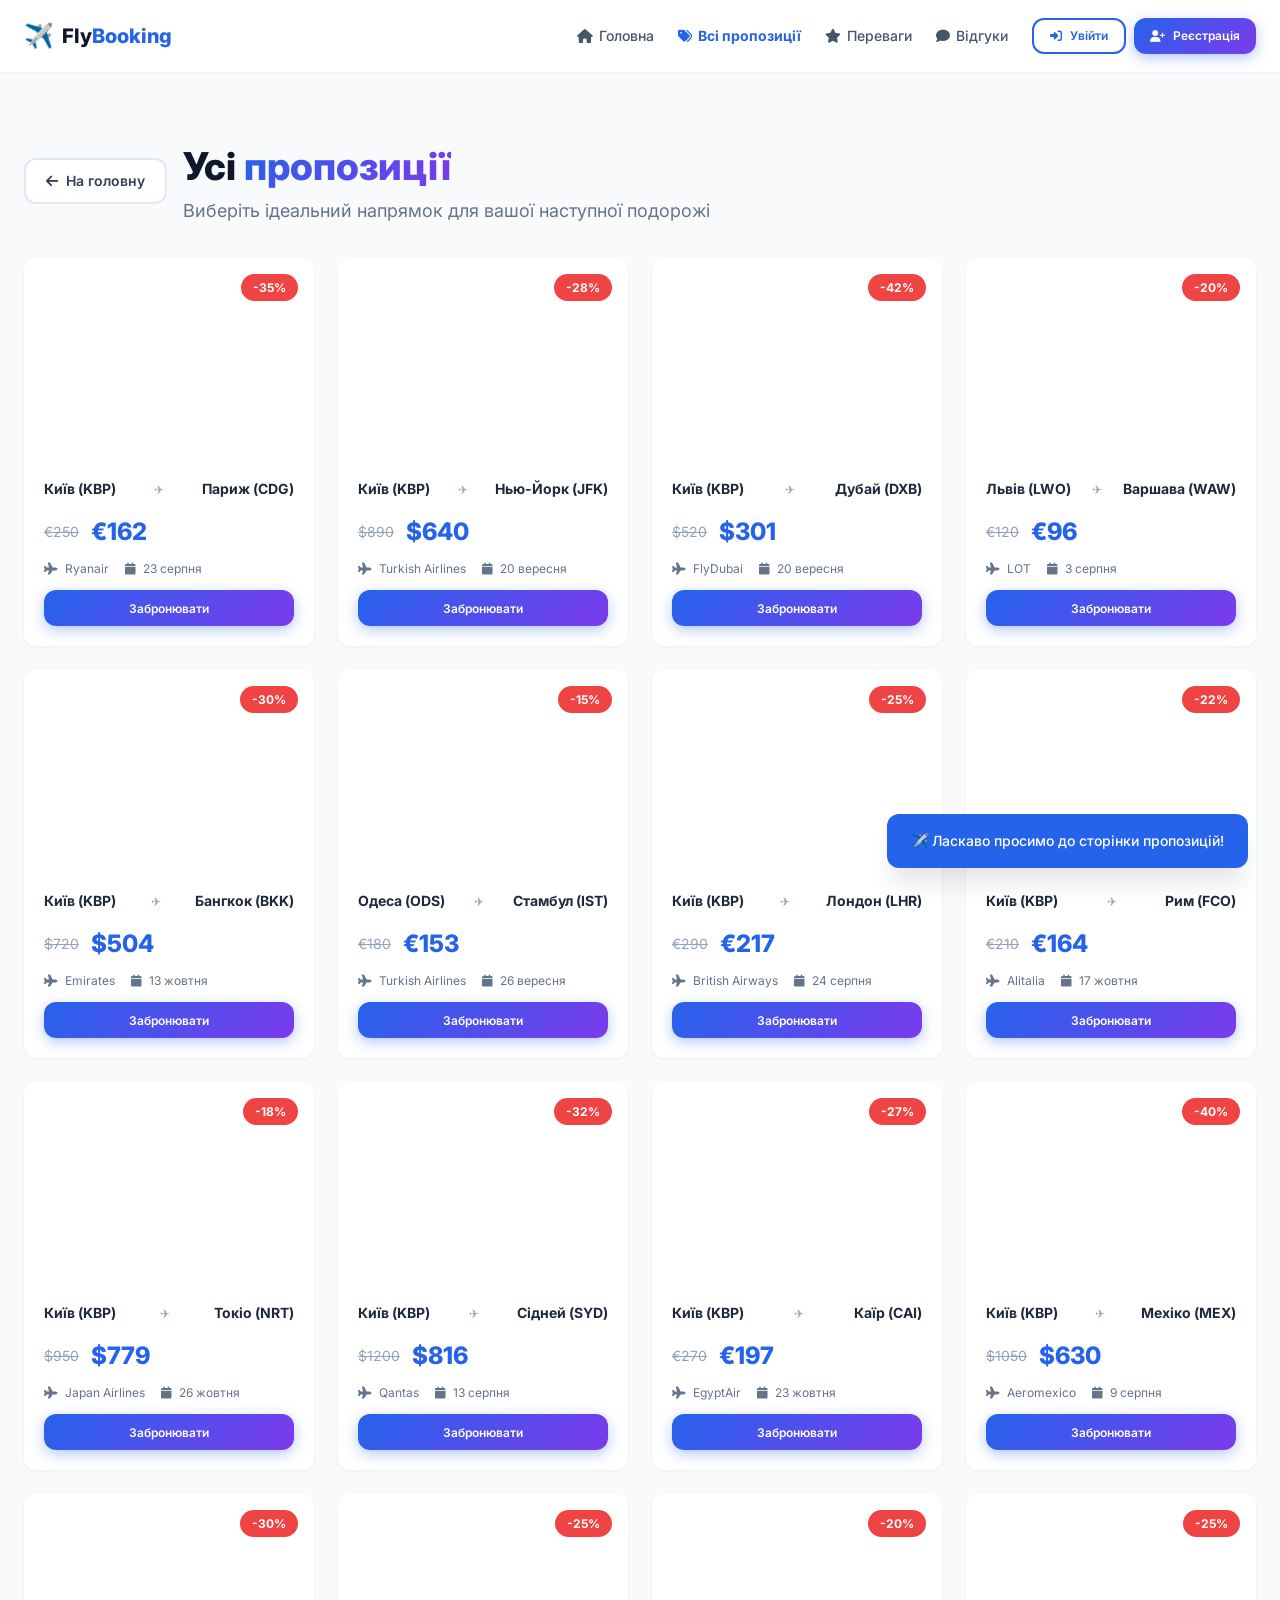
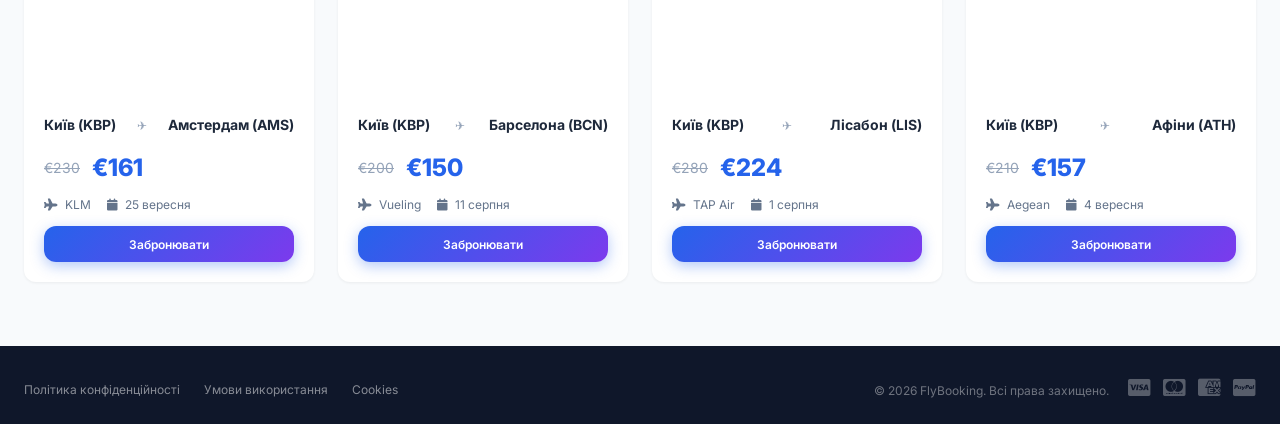
<file: offers.html>
<!DOCTYPE html>
<html lang="uk">
<head>
    <meta charset="UTF-8">
    <meta name="viewport" content="width=device-width, initial-scale=1.0">
    <meta name="description" content="Всі пропозиції авіаквитків — найкращі ціни на авіаперельоти по всьому світу">
    <title>FlyBooking — Усі пропозиції</title>

    <!-- Google Fonts -->
    <link rel="preconnect" href="https://fonts.googleapis.com">
    <link rel="preconnect" href="https://fonts.gstatic.com" crossorigin>
    <link href="https://fonts.googleapis.com/css2?family=Inter:wght@400;500;600;700;800;900&family=Poppins:wght@600;700;800&display=swap" rel="stylesheet">

    <!-- Font Awesome Icons -->
    <link rel="stylesheet" href="https://cdnjs.cloudflare.com/ajax/libs/font-awesome/6.4.2/css/all.min.css">

    <style>
        * {
            margin: 0;
            padding: 0;
            box-sizing: border-box;
        }

        :root {
            --color-primary: #2563eb;
            --color-primary-dark: #1d4ed8;
            --color-primary-light: #60a5fa;
            --color-primary-gradient: linear-gradient(135deg, #2563eb 0%, #7c3aed 100%);
            --color-secondary: #0f172a;
            --color-white: #ffffff;
            --color-gray-50: #f8fafc;
            --color-gray-100: #f1f5f9;
            --color-gray-200: #e2e8f0;
            --color-gray-300: #cbd5e1;
            --color-gray-400: #94a3b8;
            --color-gray-500: #64748b;
            --color-gray-600: #475569;
            --color-gray-700: #334155;
            --color-gray-800: #1e293b;
            --color-gray-900: #0f172a;
            --color-success: #10b981;
            --color-danger: #ef4444;
            --color-warning: #f59e0b;
            --shadow: 0 1px 3px rgba(0,0,0,0.06);
            --shadow-lg: 0 10px 15px -3px rgba(0,0,0,0.1);
            --shadow-xl: 0 20px 25px -5px rgba(0,0,0,0.1);
            --shadow-2xl: 0 25px 50px -12px rgba(0,0,0,0.25);
            --radius: 12px;
            --radius-full: 9999px;
            --transition: 250ms cubic-bezier(0.4, 0, 0.2, 1);
            --font-family: 'Inter', -apple-system, BlinkMacSystemFont, sans-serif;
            --max-width: 1280px;
            --header-height: 72px;
        }

        html { scroll-behavior: smooth; }

        body {
            font-family: var(--font-family);
            color: var(--color-gray-800);
            background: var(--color-gray-50);
            line-height: 1.6;
            min-height: 100vh;
            overflow-x: hidden;
        }

        .container {
            max-width: var(--max-width);
            margin: 0 auto;
            padding: 0 1.5rem;
            width: 100%;
        }

        .btn {
            display: inline-flex;
            align-items: center;
            justify-content: center;
            gap: 0.5rem;
            padding: 0.625rem 1.5rem;
            border: none;
            border-radius: var(--radius);
            font-family: var(--font-family);
            font-size: 0.875rem;
            font-weight: 600;
            cursor: pointer;
            transition: all var(--transition);
            text-decoration: none;
            min-height: 44px;
            min-width: 44px;
            position: relative;
        }

        .btn-primary {
            background: var(--color-primary-gradient);
            color: var(--color-white);
            box-shadow: 0 4px 14px rgba(37, 99, 235, 0.35);
        }
        .btn-primary:hover {
            transform: translateY(-2px);
            box-shadow: 0 8px 25px rgba(37, 99, 235, 0.45);
        }

        .btn-outline {
            background: transparent;
            color: var(--color-primary);
            border: 2px solid var(--color-primary);
        }
        .btn-outline:hover {
            background: var(--color-primary);
            color: var(--color-white);
        }

        .btn-sm {
            padding: 0.375rem 1rem;
            font-size: 0.75rem;
            min-height: 36px;
        }
        .btn-lg {
            padding: 0.875rem 2rem;
            font-size: 1rem;
        }
        .btn-block {
            width: 100%;
            justify-content: center;
        }

        .header {
            background: var(--color-white);
            box-shadow: var(--shadow);
            position: sticky;
            top: 0;
            z-index: 1000;
            height: var(--header-height);
            display: flex;
            align-items: center;
        }

        .navbar {
            display: flex;
            align-items: center;
            justify-content: space-between;
            gap: 1rem;
            height: 100%;
        }

        .logo {
            display: flex;
            align-items: center;
            gap: 0.5rem;
            font-size: 1.25rem;
            font-weight: 800;
            color: var(--color-gray-900);
            text-decoration: none;
            flex-shrink: 0;
        }
        .logo-icon { font-size: 1.5rem; }
        .logo-text span { color: var(--color-primary); }

        .nav-links {
            display: flex;
            align-items: center;
            gap: 1.5rem;
            list-style: none;
        }

        .nav-links a {
            color: var(--color-gray-600);
            text-decoration: none;
            font-weight: 500;
            font-size: 0.875rem;
            transition: color var(--transition);
            display: flex;
            align-items: center;
            gap: 0.375rem;
        }
        .nav-links a:hover { color: var(--color-primary); }

        .user-dropdown-wrapper {
            position: relative;
            display: inline-block;
        }

        .user-menu-btn {
            display: flex;
            align-items: center;
            gap: 0.5rem;
            padding: 0.25rem 0.75rem 0.25rem 0.25rem;
            border-radius: var(--radius-full);
            background: var(--color-gray-100);
            border: none;
            cursor: pointer;
            transition: all var(--transition);
            font-family: var(--font-family);
            font-weight: 600;
            font-size: 0.875rem;
            color: var(--color-gray-700);
            position: relative;
        }
        .user-menu-btn:hover {
            background: var(--color-gray-200);
        }

        .user-menu-btn .avatar {
            width: 36px;
            height: 36px;
            border-radius: 50%;
            background: var(--color-primary-gradient);
            color: var(--color-white);
            display: flex;
            align-items: center;
            justify-content: center;
            font-weight: 700;
            font-size: 0.875rem;
        }

        .user-menu-btn .user-name {
            display: inline-block;
            max-width: 100px;
            overflow: hidden;
            text-overflow: ellipsis;
            white-space: nowrap;
        }

        .user-menu-btn .chevron {
            font-size: 0.75rem;
            color: var(--color-gray-400);
            transition: transform var(--transition);
        }

        .user-menu-btn.active .chevron {
            transform: rotate(180deg);
        }

        .user-dropdown {
            position: absolute;
            top: calc(100% + 8px);
            right: 0;
            min-width: 220px;
            background: var(--color-white);
            border-radius: var(--radius);
            box-shadow: var(--shadow-xl);
            padding: 0.5rem;
            opacity: 0;
            visibility: hidden;
            transform: translateY(-8px);
            transition: all var(--transition);
            z-index: 1001;
        }

        .user-dropdown.open {
            opacity: 1;
            visibility: visible;
            transform: translateY(0);
        }

        .user-dropdown .dropdown-item {
            display: flex;
            align-items: center;
            gap: 0.75rem;
            padding: 0.625rem 1rem;
            border-radius: var(--radius);
            color: var(--color-gray-700);
            text-decoration: none;
            font-weight: 500;
            font-size: 0.875rem;
            transition: all var(--transition);
            width: 100%;
            border: none;
            background: transparent;
            cursor: pointer;
            font-family: var(--font-family);
        }

        .user-dropdown .dropdown-item:hover {
            background: var(--color-gray-50);
            color: var(--color-primary);
        }

        .user-dropdown .dropdown-item i {
            width: 20px;
            text-align: center;
            color: var(--color-gray-400);
        }

        .user-dropdown .dropdown-item:hover i {
            color: var(--color-primary);
        }

        .user-dropdown .dropdown-divider {
            height: 1px;
            background: var(--color-gray-200);
            margin: 0.25rem 0.5rem;
        }

        .user-dropdown .dropdown-item.logout {
            color: var(--color-danger);
        }
        .user-dropdown .dropdown-item.logout:hover {
            background: #fef2f2;
            color: var(--color-danger);
        }
        .user-dropdown .dropdown-item.logout:hover i {
            color: var(--color-danger);
        }

        .nav-auth {
            display: flex;
            align-items: center;
            gap: 0.5rem;
        }

        .offers-page {
            padding: 4rem 0;
            background: var(--color-gray-50);
            min-height: 100vh;
        }

        .offers-page-header {
            display: flex;
            align-items: center;
            gap: 1rem;
            margin-bottom: 2rem;
            flex-wrap: wrap;
        }

        .offers-page-header .back-btn {
            display: inline-flex;
            align-items: center;
            gap: 0.5rem;
            padding: 0.625rem 1.25rem;
            border: 2px solid var(--color-gray-200);
            border-radius: var(--radius);
            background: var(--color-white);
            color: var(--color-gray-700);
            font-weight: 600;
            font-size: 0.875rem;
            cursor: pointer;
            transition: all var(--transition);
            font-family: var(--font-family);
            text-decoration: none;
        }
        .offers-page-header .back-btn:hover {
            border-color: var(--color-primary);
            color: var(--color-primary);
            transform: translateY(-2px);
            box-shadow: var(--shadow-lg);
        }

        .offers-page-header .page-title {
            flex: 1;
        }
        .offers-page-header .page-title h1 {
            font-size: clamp(2rem, 3vw, 2.5rem);
            font-weight: 800;
            color: var(--color-gray-900);
        }
        .offers-page-header .page-title h1 .gradient-text {
            background: var(--color-primary-gradient);
            -webkit-background-clip: text;
            -webkit-text-fill-color: transparent;
            background-clip: text;
        }
        .offers-page-header .page-title p {
            color: var(--color-gray-500);
            font-size: 1.125rem;
        }

        .offers-page .offers-grid {
            display: grid;
            grid-template-columns: repeat(4, 1fr);
            gap: 1.5rem;
        }

        .offers-page .offer-card {
            background: var(--color-white);
            border-radius: var(--radius);
            overflow: hidden;
            box-shadow: var(--shadow);
            transition: all var(--transition);
        }
        .offers-page .offer-card:hover {
            transform: translateY(-6px);
            box-shadow: var(--shadow-xl);
        }

        .offers-page .offer-image {
            height: 200px;
            background-size: cover;
            background-position: center;
            position: relative;
            display: flex;
            align-items: center;
            justify-content: center;
        }
        .offers-page .offer-image .offer-discount {
            position: absolute;
            top: 1rem;
            right: 1rem;
            background: var(--color-danger);
            color: var(--color-white);
            padding: 0.25rem 0.75rem;
            border-radius: var(--radius-full);
            font-size: 0.75rem;
            font-weight: 700;
        }
        .offers-page .offer-body { padding: 1.25rem; }
        .offers-page .offer-route {
            display: flex;
            align-items: center;
            justify-content: space-between;
            margin-bottom: 0.75rem;
        }
        .offers-page .offer-origin,
        .offers-page .offer-destination { font-weight: 700; font-size: 0.875rem; }
        .offers-page .offer-arrow { color: var(--color-gray-400); font-size: 0.75rem; }
        .offers-page .offer-price {
            display: flex;
            align-items: center;
            gap: 0.75rem;
            margin-bottom: 0.5rem;
        }
        .offers-page .price-old {
            color: var(--color-gray-400);
            text-decoration: line-through;
            font-size: 0.875rem;
        }
        .offers-page .price-new {
            font-size: 1.5rem;
            font-weight: 800;
            color: var(--color-primary);
        }
        .offers-page .offer-meta {
            display: flex;
            gap: 1rem;
            font-size: 0.75rem;
            color: var(--color-gray-500);
            margin-bottom: 0.75rem;
        }
        .offers-page .offer-meta i { margin-right: 0.25rem; }

        .modal-overlay {
            display: none;
            position: fixed;
            top: 0;
            left: 0;
            right: 0;
            bottom: 0;
            background: rgba(0,0,0,0.6);
            backdrop-filter: blur(8px);
            z-index: 3000;
            align-items: center;
            justify-content: center;
            padding: 1rem;
            animation: fadeIn 0.3s ease;
        }
        .modal-overlay.active { display: flex; }

        .modal {
            background: var(--color-white);
            border-radius: var(--radius);
            max-width: 440px;
            width: 100%;
            padding: 2rem;
            position: relative;
            max-height: 90vh;
            overflow-y: auto;
            animation: scaleIn 0.3s ease;
        }

        @keyframes scaleIn {
            from { opacity: 0; transform: scale(0.95); }
            to { opacity: 1; transform: scale(1); }
        }

        .modal-close {
            position: absolute;
            top: 1rem;
            right: 1rem;
            background: none;
            border: none;
            font-size: 1.25rem;
            color: var(--color-gray-400);
            cursor: pointer;
            padding: 0.25rem;
            transition: color var(--transition);
            width: 36px;
            height: 36px;
            border-radius: 50%;
            display: flex;
            align-items: center;
            justify-content: center;
        }
        .modal-close:hover { color: var(--color-gray-800); background: var(--color-gray-100); }

        .modal-brand { text-align: center; margin-bottom: 1.5rem; }
        .modal-brand .logo { justify-content: center; font-size: 1.5rem; }
        .modal-title {
            font-size: 1.5rem;
            font-weight: 700;
            text-align: center;
            margin-bottom: 0.25rem;
        }
        .modal-subtitle {
            text-align: center;
            color: var(--color-gray-500);
            font-size: 0.875rem;
            margin-bottom: 1.5rem;
        }

        .social-login {
            display: flex;
            gap: 0.75rem;
            margin-bottom: 1.25rem;
        }
        .social-login .btn-social {
            flex: 1;
            display: flex;
            align-items: center;
            justify-content: center;
            gap: 0.5rem;
            padding: 0.625rem;
            border: 2px solid var(--color-gray-200);
            border-radius: var(--radius);
            background: var(--color-white);
            color: var(--color-gray-700);
            font-size: 0.875rem;
            font-weight: 600;
            cursor: pointer;
            transition: all var(--transition);
            min-height: 44px;
        }
        .social-login .btn-social:hover { border-color: var(--color-primary); background: var(--color-gray-50); }

        .divider {
            display: flex;
            align-items: center;
            gap: 1rem;
            margin: 1.25rem 0;
            color: var(--color-gray-400);
            font-size: 0.75rem;
            text-transform: uppercase;
        }
        .divider::before,
        .divider::after {
            content: '';
            flex: 1;
            height: 1px;
            background: var(--color-gray-200);
        }

        .password-toggle { position: relative; }
        .password-toggle .toggle-btn {
            position: absolute;
            right: 0.75rem;
            top: 50%;
            transform: translateY(-50%);
            background: none;
            border: none;
            color: var(--color-gray-400);
            cursor: pointer;
            padding: 0.25rem;
        }
        .password-toggle .toggle-btn:hover { color: var(--color-gray-600); }

        .form-error {
            font-size: 0.75rem;
            color: var(--color-danger);
            margin-top: 0.25rem;
            display: none;
        }
        .form-error.visible { display: block; }

        .modal-footer {
            text-align: center;
            margin-top: 1.25rem;
            padding-top: 1.25rem;
            border-top: 1px solid var(--color-gray-200);
            font-size: 0.875rem;
            color: var(--color-gray-500);
        }
        .modal-footer a {
            color: var(--color-primary);
            font-weight: 600;
            text-decoration: none;
            cursor: pointer;
        }
        .modal-footer a:hover { text-decoration: underline; }

        .toast-container {
            position: fixed;
            bottom: 2rem;
            right: 2rem;
            z-index: 5000;
            display: flex;
            flex-direction: column;
            gap: 0.5rem;
            max-width: 400px;
        }

        .toast {
            padding: 1rem 1.5rem;
            border-radius: var(--radius);
            color: var(--color-white);
            font-weight: 500;
            font-size: 0.875rem;
            box-shadow: var(--shadow-xl);
            animation: slideUp 0.3s ease;
        }
        .toast-success { background: var(--color-success); }
        .toast-error { background: var(--color-danger); }
        .toast-info { background: var(--color-primary); }

        @keyframes slideUp {
            from { opacity: 0; transform: translateY(20px); }
            to { opacity: 1; transform: translateY(0); }
        }

        .mobile-toggle {
            display: none;
            flex-direction: column;
            gap: 5px;
            background: none;
            border: none;
            cursor: pointer;
            padding: 5px;
            width: 36px;
            height: 36px;
            align-items: center;
            justify-content: center;
        }
        .mobile-toggle span {
            display: block;
            width: 24px;
            height: 2px;
            background: var(--color-gray-700);
            border-radius: 2px;
            transition: all var(--transition);
        }
        .mobile-toggle.active span:nth-child(1) {
            transform: rotate(45deg) translate(5px, 5px);
        }
        .mobile-toggle.active span:nth-child(2) {
            opacity: 0;
        }
        .mobile-toggle.active span:nth-child(3) {
            transform: rotate(-45deg) translate(5px, -5px);
        }

        .mobile-menu {
            display: none;
            background: var(--color-white);
            padding: 1rem 0;
            border-top: 1px solid var(--color-gray-200);
            box-shadow: var(--shadow-lg);
            position: absolute;
            top: var(--header-height);
            left: 0;
            right: 0;
            z-index: 999;
        }
        .mobile-menu.open {
            display: block;
        }
        .mobile-menu ul {
            list-style: none;
            display: flex;
            flex-direction: column;
            gap: 0.5rem;
        }
        .mobile-menu ul li a,
        .mobile-menu ul li button {
            display: flex;
            align-items: center;
            gap: 0.75rem;
            padding: 0.625rem 0;
            color: var(--color-gray-700);
            text-decoration: none;
            font-weight: 500;
            font-size: 0.875rem;
            border: none;
            background: none;
            cursor: pointer;
            width: 100%;
            font-family: var(--font-family);
        }
        .mobile-menu ul li a:hover,
        .mobile-menu ul li button:hover {
            color: var(--color-primary);
        }

        .footer {
            background: var(--color-gray-900);
            color: rgba(255,255,255,0.7);
            padding: 2rem 0 1.5rem;
        }
        .footer-bottom {
            display: flex;
            align-items: center;
            justify-content: space-between;
            font-size: 0.875rem;
            flex-wrap: wrap;
            gap: 1rem;
        }
        .footer-bottom-links {
            display: flex;
            gap: 1.5rem;
        }
        .footer-bottom-links a {
            color: rgba(255,255,255,0.5);
            text-decoration: none;
            transition: color var(--transition);
            font-size: 0.75rem;
        }
        .footer-bottom-links a:hover { color: var(--color-white); }
        .footer-payment {
            display: inline-flex;
            gap: 0.75rem;
            margin-left: 1rem;
            font-size: 1.25rem;
            color: rgba(255,255,255,0.3);
        }
        .footer-payment i { transition: color var(--transition); }
        .footer-payment i:hover { color: rgba(255,255,255,0.6); }

        @media (max-width: 1024px) {
            .offers-page .offers-grid { grid-template-columns: repeat(2, 1fr); }
        }

        @media (max-width: 768px) {
            .nav-links { display: none; }
            .mobile-toggle { display: flex; }

            .offers-page .offers-grid { grid-template-columns: 1fr; }
            .offers-page .offer-image { height: 180px; }

            .offers-page-header {
                flex-direction: column;
                align-items: flex-start;
            }
            .offers-page-header .back-btn { align-self: flex-start; }

            .social-login { flex-direction: column; }
            .modal { padding: 1.5rem; margin: 0.5rem; }

            .toast-container {
                left: 1rem;
                right: 1rem;
                bottom: 1rem;
                max-width: none;
            }

            .footer-bottom { flex-direction: column; text-align: center; }
            .footer-bottom-links { flex-wrap: wrap; justify-content: center; }
            .footer-payment { margin-left: 0; }
        }
    </style>
</head>
<body>

<!-- ===== HEADER ===== -->
<header class="header">
    <div class="container">
        <nav class="navbar">
            <a href="index.html" class="logo">
                <span class="logo-icon">✈️</span>
                <span class="logo-text">Fly<span>Booking</span></span>
            </a>

            <ul class="nav-links">
                <li><a href="index.html"><i class="fas fa-home"></i> Головна</a></li>
                <li><a href="offers.html" style="color: var(--color-primary); font-weight: 700;"><i class="fas fa-tags"></i> Всі пропозиції</a></li>
                <li><a href="index.html#features"><i class="fas fa-star"></i> Переваги</a></li>
                <li><a href="index.html#testimonials"><i class="fas fa-comment"></i> Відгуки</a></li>
                <li class="nav-auth" id="navAuth"></li>
            </ul>

            <button class="mobile-toggle" id="mobileToggle" aria-label="Відкрити меню">
                <span></span>
                <span></span>
                <span></span>
            </button>
        </nav>
    </div>

    <div class="mobile-menu" id="mobileMenu">
        <div class="container">
            <ul id="mobileNavLinks"></ul>
        </div>
    </div>
</header>

<!-- ===== СТОРІНКА ВСІХ ПРОПОЗИЦІЙ ===== -->
<section class="offers-page">
    <div class="container">
        <div class="offers-page-header">
            <a href="index.html" class="back-btn">
                <i class="fas fa-arrow-left"></i> На головну
            </a>
            <div class="page-title">
                <h1>Усі <span class="gradient-text">пропозиції</span></h1>
                <p>Виберіть ідеальний напрямок для вашої наступної подорожі</p>
            </div>
        </div>

        <div class="offers-grid" id="offersGrid"></div>
    </div>
</section>

<!-- ===== FOOTER ===== -->
<footer class="footer">
    <div class="container">
        <div class="footer-bottom">
            <div class="footer-bottom-links">
                <a href="#" onclick="showToast('📜 Політика конфіденційності', 'info')">Політика конфіденційності</a>
                <a href="#" onclick="showToast('📜 Умови використання', 'info')">Умови використання</a>
                <a href="#" onclick="showToast('🍪 Налаштування cookies', 'info')">Cookies</a>
            </div>
            <p style="color: rgba(255,255,255,0.4); font-size: 0.75rem;">
                &copy; 2026 FlyBooking. Всі права захищено.
                <span class="footer-payment">
                    <i class="fab fa-cc-visa"></i>
                    <i class="fab fa-cc-mastercard"></i>
                    <i class="fab fa-cc-amex"></i>
                    <i class="fab fa-cc-paypal"></i>
                </span>
            </p>
        </div>
    </div>
</footer>

<!-- ===== МОДАЛКИ ===== -->
<div class="modal-overlay" id="loginModal">
    <div class="modal">
        <button class="modal-close" onclick="closeModal('loginModal')">
            <i class="fas fa-times"></i>
        </button>
        <div class="modal-brand">
            <a href="index.html" class="logo" style="justify-content: center;">
                <span class="logo-icon">✈️</span>
                <span class="logo-text">Fly<span>Booking</span></span>
            </a>
        </div>
        <h2 class="modal-title">Ласкаво просимо!</h2>
        <p class="modal-subtitle">Увійдіть у свій акаунт, щоб продовжити</p>
        <div class="social-login">
            <button class="btn-social" onclick="showToast('🔵 Вхід через Google...', 'info')">
                <img src="data:image/svg+xml,%3Csvg xmlns='http://www.w3.org/2000/svg' width='18' height='18' viewBox='0 0 48 48'%3E%3Cpath fill='%23EA4335' d='M24 9.5c3.54 0 6.71 1.22 9.21 3.6l6.85-6.85C35.9 2.38 30.47 0 24 0 14.62 0 6.51 5.38 2.56 13.22l7.98 6.19C12.43 13.72 17.74 9.5 24 9.5z'/%3E%3Cpath fill='%234285F4' d='M46.98 24.55c0-1.57-.15-3.09-.38-4.55H24v9.02h12.94c-.58 2.96-2.26 5.48-4.78 7.18l7.73 6c4.51-4.18 7.09-10.36 7.09-17.65z'/%3E%3Cpath fill='%23FBBC05' d='M10.53 28.59A14.5 14.5 0 0 1 9.5 24c0-1.59.28-3.14.76-4.59l-7.98-6.19A23.99 23.99 0 0 0 0 24c0 3.77.87 7.35 2.56 10.56l7.97-5.97z'/%3E%3Cpath fill='%2334A853' d='M24 48c6.48 0 11.93-2.13 15.89-5.81l-7.73-6c-2.15 1.45-4.92 2.3-8.16 2.3-6.26 0-11.57-4.22-13.47-9.91l-7.98 5.97C6.51 42.62 14.62 48 24 48z'/%3E%3C/svg%3E" alt="Google" style="width:18px; height:18px;">
                Google
            </button>
            <button class="btn-social" onclick="showToast('🔵 Вхід через Facebook...', 'info')">
                <i class="fab fa-facebook-f" style="color: #1877f2; font-size: 1.125rem;"></i>
                Facebook
            </button>
        </div>
        <div class="divider">або з email</div>
        <form id="loginForm" onsubmit="handleLogin(event)">
            <div class="form-group">
                <input type="email" class="form-input" placeholder="Email" id="loginEmail" required value="demo@flybooking.com">
            </div>
            <div class="form-group password-toggle">
                <input type="password" class="form-input" placeholder="Пароль" id="loginPassword" required value="password123">
                <button type="button" class="toggle-btn" onclick="togglePassword('loginPassword', this)">
                    <i class="fas fa-eye"></i>
                </button>
            </div>
            <div class="form-error" id="loginError">Невірний email або пароль</div>
            <button type="submit" class="btn btn-primary btn-block btn-lg">
                <i class="fas fa-sign-in-alt"></i> Увійти
            </button>
        </form>
        <div class="modal-footer">
            Ще немає акаунта? <a onclick="switchModal('register')">Зареєструватися</a>
        </div>
    </div>
</div>

<div class="modal-overlay" id="registerModal">
    <div class="modal">
        <button class="modal-close" onclick="closeModal('registerModal')">
            <i class="fas fa-times"></i>
        </button>
        <div class="modal-brand">
            <a href="index.html" class="logo" style="justify-content: center;">
                <span class="logo-icon">✈️</span>
                <span class="logo-text">Fly<span>Booking</span></span>
            </a>
        </div>
        <h2 class="modal-title">Створіть акаунт</h2>
        <p class="modal-subtitle">Приєднуйтесь та отримуйте бонуси за кожну подорож</p>
        <form id="registerForm" onsubmit="handleRegister(event)">
            <div class="form-group">
                <input type="text" class="form-input" placeholder="Ім'я" id="regFirstName" required>
            </div>
            <div class="form-group">
                <input type="text" class="form-input" placeholder="Прізвище" id="regLastName" required>
            </div>
            <div class="form-group">
                <input type="email" class="form-input" placeholder="Email" id="regEmail" required>
            </div>
            <div class="form-group password-toggle">
                <input type="password" class="form-input" placeholder="Пароль (мінімум 8 символів)" id="regPassword" required minlength="8">
                <button type="button" class="toggle-btn" onclick="togglePassword('regPassword', this)">
                    <i class="fas fa-eye"></i>
                </button>
            </div>
            <div class="form-group password-toggle">
                <input type="password" class="form-input" placeholder="Підтвердіть пароль" id="regPasswordConfirm" required>
                <button type="button" class="toggle-btn" onclick="togglePassword('regPasswordConfirm', this)">
                    <i class="fas fa-eye"></i>
                </button>
            </div>
            <div class="form-error" id="registerError">Паролі не співпадають</div>
            <button type="submit" class="btn btn-success btn-block btn-lg">
                <i class="fas fa-user-plus"></i> Зареєструватися
            </button>
        </form>
        <div class="modal-footer">
            Вже маєте акаунт? <a onclick="switchModal('login')">Увійти</a>
        </div>
    </div>
</div>

<!-- ===== TOAST ===== -->
<div class="toast-container" id="toastContainer"></div>

<!-- ===== JAVASCRIPT ===== -->
<script>
    // ============================================
    // ДАНІ ПРО ПРОПОЗИЦІЇ (16 НАПРЯМКІВ, БЕЗ ЕМОДЗІ)
    // ============================================
    const offerData = [
        { origin: 'Київ (KBP)', dest: 'Париж (CDG)', discount: 35, oldPrice: '€250', newPrice: '€162', airline: 'Ryanair', image: 'https://images.unsplash.com/photo-1502602898657-3e91760cbb34?w=600&h=400&fit=crop&crop=center' },
        { origin: 'Київ (KBP)', dest: 'Нью-Йорк (JFK)', discount: 28, oldPrice: '$890', newPrice: '$640', airline: 'Turkish Airlines', image: 'https://images.unsplash.com/photo-1496442226666-8d4d0e62e6e9?w=600&h=400&fit=crop&crop=center' },
        { origin: 'Київ (KBP)', dest: 'Дубай (DXB)', discount: 42, oldPrice: '$520', newPrice: '$301', airline: 'FlyDubai', image: 'https://images.unsplash.com/photo-1512453979798-5ea266f8880c?w=600&h=400&fit=crop&crop=center' },
        { origin: 'Львів (LWO)', dest: 'Варшава (WAW)', discount: 20, oldPrice: '€120', newPrice: '€96', airline: 'LOT', image: 'https://images.unsplash.com/photo-1554260570-e9689a3418b8?w=600&h=400&fit=crop&crop=center' },
        { origin: 'Київ (KBP)', dest: 'Бангкок (BKK)', discount: 30, oldPrice: '$720', newPrice: '$504', airline: 'Emirates', image: 'https://images.unsplash.com/photo-1500382017468-9049fed747ef?w=600&h=400&fit=crop&crop=center' },
        { origin: 'Одеса (ODS)', dest: 'Стамбул (IST)', discount: 15, oldPrice: '€180', newPrice: '€153', airline: 'Turkish Airlines', image: 'https://images.unsplash.com/photo-1524231757912-21f4fe3a7200?w=600&h=400&fit=crop&crop=center' },
        { origin: 'Київ (KBP)', dest: 'Лондон (LHR)', discount: 25, oldPrice: '€290', newPrice: '€217', airline: 'British Airways', image: 'https://images.unsplash.com/photo-1513635269975-59663e0ac1ad?w=600&h=400&fit=crop&crop=center' },
        { origin: 'Київ (KBP)', dest: 'Рим (FCO)', discount: 22, oldPrice: '€210', newPrice: '€164', airline: 'Alitalia', image: 'https://images.unsplash.com/photo-1525874684015-58379d421a52?w=600&h=400&fit=crop&crop=center' },
        { origin: 'Київ (KBP)', dest: 'Токіо (NRT)', discount: 18, oldPrice: '$950', newPrice: '$779', airline: 'Japan Airlines', image: 'https://images.unsplash.com/photo-1540959733332-eab4deabeeaf?w=600&h=400&fit=crop&crop=center' },
        { origin: 'Київ (KBP)', dest: 'Сідней (SYD)', discount: 32, oldPrice: '$1200', newPrice: '$816', airline: 'Qantas', image: 'https://images.unsplash.com/photo-1506973035872-a4ec16b8e8d9?w=600&h=400&fit=crop&crop=center' },
        { origin: 'Київ (KBP)', dest: 'Каїр (CAI)', discount: 27, oldPrice: '€270', newPrice: '€197', airline: 'EgyptAir', image: 'https://images.unsplash.com/photo-1535463731090-e34f4b5098c5?w=600&h=400&fit=crop&crop=center' },
        { origin: 'Київ (KBP)', dest: 'Мехіко (MEX)', discount: 40, oldPrice: '$1050', newPrice: '$630', airline: 'Aeromexico', image: 'https://images.unsplash.com/photo-1512937922906-34bc65e70dc3?w=600&h=400&fit=crop&crop=center' },
        { origin: 'Київ (KBP)', dest: 'Амстердам (AMS)', discount: 30, oldPrice: '€230', newPrice: '€161', airline: 'KLM', image: 'https://images.unsplash.com/photo-1534351590666-13e3e96b5017?w=600&h=400&fit=crop&crop=center' },
        { origin: 'Київ (KBP)', dest: 'Барселона (BCN)', discount: 25, oldPrice: '€200', newPrice: '€150', airline: 'Vueling', image: 'https://images.unsplash.com/photo-1583779457094-ab6bace0e8c9?w=600&h=400&fit=crop&crop=center' },
        { origin: 'Київ (KBP)', dest: 'Лісабон (LIS)', discount: 20, oldPrice: '€280', newPrice: '€224', airline: 'TAP Air', image: 'https://images.unsplash.com/photo-1512790182412-b19e6d62bc39?w=600&h=400&fit=crop&crop=center' },
        { origin: 'Київ (KBP)', dest: 'Афіни (ATH)', discount: 25, oldPrice: '€210', newPrice: '€157', airline: 'Aegean', image: 'https://images.unsplash.com/photo-1509909756405-be0199881695?w=600&h=400&fit=crop&crop=center' },
    ];

    // ============================================
    // АВТОРИЗАЦІЯ
    // ============================================
    function getUser() {
        return JSON.parse(localStorage.getItem('flybooking_user'));
    }

    function setUser(user) {
        localStorage.setItem('flybooking_user', JSON.stringify(user));
    }

    function removeUser() {
        localStorage.removeItem('flybooking_user');
    }

    // ============================================
    // РЕНДЕР НАВІГАЦІЇ
    // ============================================
    function renderNav() {
        const user = getUser();
        const navAuth = document.getElementById('navAuth');
        const mobileNav = document.getElementById('mobileNavLinks');

        if (user) {
            const initials = (user.firstName.charAt(0) + user.lastName.charAt(0)).toUpperCase();

            navAuth.innerHTML = `
                <div class="user-dropdown-wrapper">
                    <button class="user-menu-btn" id="userMenuBtn">
                        <span class="avatar">${initials}</span>
                        <span class="user-name">${user.firstName}</span>
                        <i class="fas fa-chevron-down chevron"></i>
                    </button>
                    <div class="user-dropdown" id="userDropdown">
                        <a href="profile.html" class="dropdown-item">
                            <i class="fas fa-user"></i> Мій профіль
                        </a>
                        <a href="bookings.html" class="dropdown-item">
                            <i class="fas fa-ticket-alt"></i> Мої бронювання
                        </a>
                        <a href="edit-profile.html" class="dropdown-item">
                            <i class="fas fa-user-edit"></i> Редагувати профіль
                        </a>
                        <a href="bonus.html" class="dropdown-item">
                            <i class="fas fa-gift"></i> Бонуси
                        </a>
                        <a href="settings.html" class="dropdown-item">
                            <i class="fas fa-cog"></i> Налаштування
                        </a>
                        <a href="help.html" class="dropdown-item">
                            <i class="fas fa-question-circle"></i> Допомога
                        </a>
                        <div class="dropdown-divider"></div>
                        <button class="dropdown-item logout" onclick="handleLogout()">
                            <i class="fas fa-sign-out-alt"></i> Вийти
                        </button>
                    </div>
                </div>
            `;

            mobileNav.innerHTML = `
                <li><a href="index.html"><i class="fas fa-home"></i> Головна</a></li>
                <li><a href="offers.html"><i class="fas fa-tags"></i> Всі пропозиції</a></li>
                <li><a href="index.html#features"><i class="fas fa-star"></i> Переваги</a></li>
                <li><a href="index.html#testimonials"><i class="fas fa-comment"></i> Відгуки</a></li>
                <li><a href="profile.html"><i class="fas fa-user"></i> Мій профіль</a></li>
                <li><a href="bookings.html"><i class="fas fa-ticket-alt"></i> Мої бронювання</a></li>
                <li><a href="edit-profile.html"><i class="fas fa-user-edit"></i> Редагувати профіль</a></li>
                <li><a href="bonus.html"><i class="fas fa-gift"></i> Бонуси</a></li>
                <li><a href="settings.html"><i class="fas fa-cog"></i> Налаштування</a></li>
                <li><a href="help.html"><i class="fas fa-question-circle"></i> Допомога</a></li>
                <li>
                    <button class="btn btn-danger btn-block" onclick="handleLogout()">
                        <i class="fas fa-sign-out-alt"></i> Вийти
                    </button>
                </li>
            `;

            setTimeout(function() {
                const menuBtn = document.getElementById('userMenuBtn');
                const dropdown = document.getElementById('userDropdown');
                if (menuBtn && dropdown) {
                    menuBtn.addEventListener('click', function(e) {
                        e.stopPropagation();
                        this.classList.toggle('active');
                        dropdown.classList.toggle('open');
                    });
                    document.addEventListener('click', function(e) {
                        if (!dropdown.contains(e.target) && !menuBtn.contains(e.target)) {
                            menuBtn.classList.remove('active');
                            dropdown.classList.remove('open');
                        }
                    });
                }
            }, 50);

        } else {
            navAuth.innerHTML = `
                <button class="btn btn-outline btn-sm" onclick="openModal('login')">
                    <i class="fas fa-sign-in-alt"></i> Увійти
                </button>
                <button class="btn btn-primary btn-sm" onclick="openModal('register')">
                    <i class="fas fa-user-plus"></i> Реєстрація
                </button>
            `;

            mobileNav.innerHTML = `
                <li><a href="index.html"><i class="fas fa-home"></i> Головна</a></li>
                <li><a href="offers.html"><i class="fas fa-tags"></i> Всі пропозиції</a></li>
                <li><a href="index.html#features"><i class="fas fa-star"></i> Переваги</a></li>
                <li><a href="index.html#testimonials"><i class="fas fa-comment"></i> Відгуки</a></li>
                <li>
                    <button class="btn btn-outline btn-block" onclick="openModal('login')">
                        <i class="fas fa-sign-in-alt"></i> Увійти
                    </button>
                </li>
                <li>
                    <button class="btn btn-primary btn-block" onclick="openModal('register')">
                        <i class="fas fa-user-plus"></i> Реєстрація
                    </button>
                </li>
            `;
        }
    }

    // ============================================
    // MOBILE MENU
    // ============================================
    const mobileToggle = document.getElementById('mobileToggle');
    const mobileMenu = document.getElementById('mobileMenu');

    if (mobileToggle && mobileMenu) {
        mobileToggle.addEventListener('click', function() {
            this.classList.toggle('active');
            mobileMenu.classList.toggle('open');
            document.body.style.overflow = mobileMenu.classList.contains('open') ? 'hidden' : '';
        });
    }

    // ============================================
    // TOAST
    // ============================================
    window.showToast = function(message, type = 'info') {
        const container = document.getElementById('toastContainer');
        if (!container) return;
        const toast = document.createElement('div');
        toast.className = `toast toast-${type}`;
        toast.textContent = message;
        container.appendChild(toast);

        setTimeout(function() {
            toast.style.opacity = '0';
            toast.style.transform = 'translateY(20px)';
            toast.style.transition = 'all 0.3s ease';
            setTimeout(function() { toast.remove(); }, 300);
        }, 3500);
    };

    // ============================================
    // МОДАЛКИ
    // ============================================
    window.openModal = function(type) {
        if (type === 'login') {
            document.getElementById('loginModal').classList.add('active');
            document.body.style.overflow = 'hidden';
        } else if (type === 'register') {
            document.getElementById('registerModal').classList.add('active');
            document.body.style.overflow = 'hidden';
        }
    };

    window.closeModal = function(id) {
        document.getElementById(id).classList.remove('active');
        document.body.style.overflow = '';
    };

    window.switchModal = function(type) {
        closeModal('loginModal');
        closeModal('registerModal');
        setTimeout(() => openModal(type), 200);
    };

    document.querySelectorAll('.modal-overlay').forEach(function(overlay) {
        overlay.addEventListener('click', function(e) {
            if (e.target === this) {
                this.classList.remove('active');
                document.body.style.overflow = '';
            }
        });
    });

    document.addEventListener('keydown', function(e) {
        if (e.key === 'Escape') {
            document.querySelectorAll('.modal-overlay.active').forEach(function(modal) {
                modal.classList.remove('active');
            });
            document.body.style.overflow = '';
        }
    });

    // ============================================
    // TOGGLE PASSWORD
    // ============================================
    window.togglePassword = function(inputId, btn) {
        const input = document.getElementById(inputId);
        if (!input) return;
        const icon = btn.querySelector('i');
        if (input.type === 'password') {
            input.type = 'text';
            icon.classList.remove('fa-eye');
            icon.classList.add('fa-eye-slash');
        } else {
            input.type = 'password';
            icon.classList.remove('fa-eye-slash');
            icon.classList.add('fa-eye');
        }
    };

    // ============================================
    // РЕНДЕР ПРОПОЗИЦІЙ (БЕЗ ЕМОДЗІ)
    // ============================================
    function renderOffers() {
        const grid = document.getElementById('offersGrid');
        if (!grid) return;

        grid.innerHTML = offerData.map(offer => {
            const imageStyle = `background-image: url('${offer.image}'); background-size: cover; background-position: center;`;
            return `
                <div class="offer-card">
                    <div class="offer-image" style="${imageStyle}">
                        <span class="offer-discount">-${offer.discount}%</span>
                    </div>
                    <div class="offer-body">
                        <div class="offer-route">
                            <span class="offer-origin">${offer.origin}</span>
                            <span class="offer-arrow">✈</span>
                            <span class="offer-destination">${offer.dest}</span>
                        </div>
                        <div class="offer-price">
                            <span class="price-old">${offer.oldPrice}</span>
                            <span class="price-new">${offer.newPrice}</span>
                        </div>
                        <div class="offer-meta">
                            <span><i class="fas fa-plane"></i> ${offer.airline}</span>
                            <span><i class="fas fa-calendar"></i> ${getRandomDate()}</span>
                        </div>
                        <button class="btn btn-primary btn-block btn-sm" onclick="showToast('✅ Бронювання ${offer.dest} відкрито!', 'success')">
                            Забронювати
                        </button>
                    </div>
                </div>
            `;
        }).join('');
    }

    function getRandomDate() {
        const start = new Date(2026, 7, 1);
        const end = new Date(2026, 9, 31);
        const date = new Date(start.getTime() + Math.random() * (end.getTime() - start.getTime()));
        return date.toLocaleDateString('uk-UA', { day: 'numeric', month: 'long' });
    }

    // ============================================
    // LOGIN / REGISTER / LOGOUT
    // ============================================
    window.handleLogin = function(e) {
        e.preventDefault();
        const email = document.getElementById('loginEmail').value.trim();
        const password = document.getElementById('loginPassword').value.trim();
        const errorEl = document.getElementById('loginError');

        if (!email || !password) {
            errorEl.textContent = 'Заповніть всі поля';
            errorEl.classList.add('visible');
            return;
        }

        if (email === 'demo@flybooking.com' && password === 'password123') {
            errorEl.classList.remove('visible');
            const user = {
                firstName: 'Олена',
                lastName: 'Коваленко',
                email: 'demo@flybooking.com',
                registeredAt: '2025-08-01'
            };
            setUser(user);
            closeModal('loginModal');
            showToast('✅ Вхід виконано! Ласкаво просимо!', 'success');
            renderNav();
        } else {
            errorEl.textContent = 'Невірний email або пароль. Спробуйте demo@flybooking.com / password123';
            errorEl.classList.add('visible');
        }
    };

    window.handleRegister = function(e) {
        e.preventDefault();
        const firstName = document.getElementById('regFirstName').value.trim();
        const lastName = document.getElementById('regLastName').value.trim();
        const email = document.getElementById('regEmail').value.trim();
        const password = document.getElementById('regPassword').value;
        const confirm = document.getElementById('regPasswordConfirm').value;
        const errorEl = document.getElementById('registerError');

        if (!firstName || !lastName || !email || !password || !confirm) {
            errorEl.textContent = 'Заповніть всі поля';
            errorEl.classList.add('visible');
            return;
        }

        if (password !== confirm) {
            errorEl.textContent = 'Паролі не співпадають';
            errorEl.classList.add('visible');
            return;
        }

        if (password.length < 8) {
            errorEl.textContent = 'Пароль має містити мінімум 8 символів';
            errorEl.classList.add('visible');
            return;
        }

        errorEl.classList.remove('visible');
        const user = {
            firstName: firstName,
            lastName: lastName,
            email: email,
            registeredAt: new Date().toISOString().split('T')[0]
        };
        setUser(user);
        closeModal('registerModal');
        showToast(`✅ Вітаємо, ${firstName}! Акаунт створено!`, 'success');
        renderNav();
    };

    window.handleLogout = function() {
        if (confirm('Ви впевнені, що хочете вийти?')) {
            removeUser();
            showToast('👋 Ви вийшли з акаунта', 'info');
            renderNav();
        }
    };

    // ============================================
    // ІНІЦІАЛІЗАЦІЯ
    // ============================================
    renderNav();
    renderOffers();

    setTimeout(function() {
        const user = getUser();
        if (user) {
            showToast(`👋 З поверненням, ${user.firstName}!`, 'success');
        } else {
            showToast('✈️ Ласкаво просимо до сторінки пропозицій!', 'info');
        }
    }, 500);

    console.log('✈️ FlyBooking — Сторінка пропозицій завантажена!');
    console.log('📧 Для входу використовуйте: demo@flybooking.com / password123');
</script>

</body>
</html>
</file>
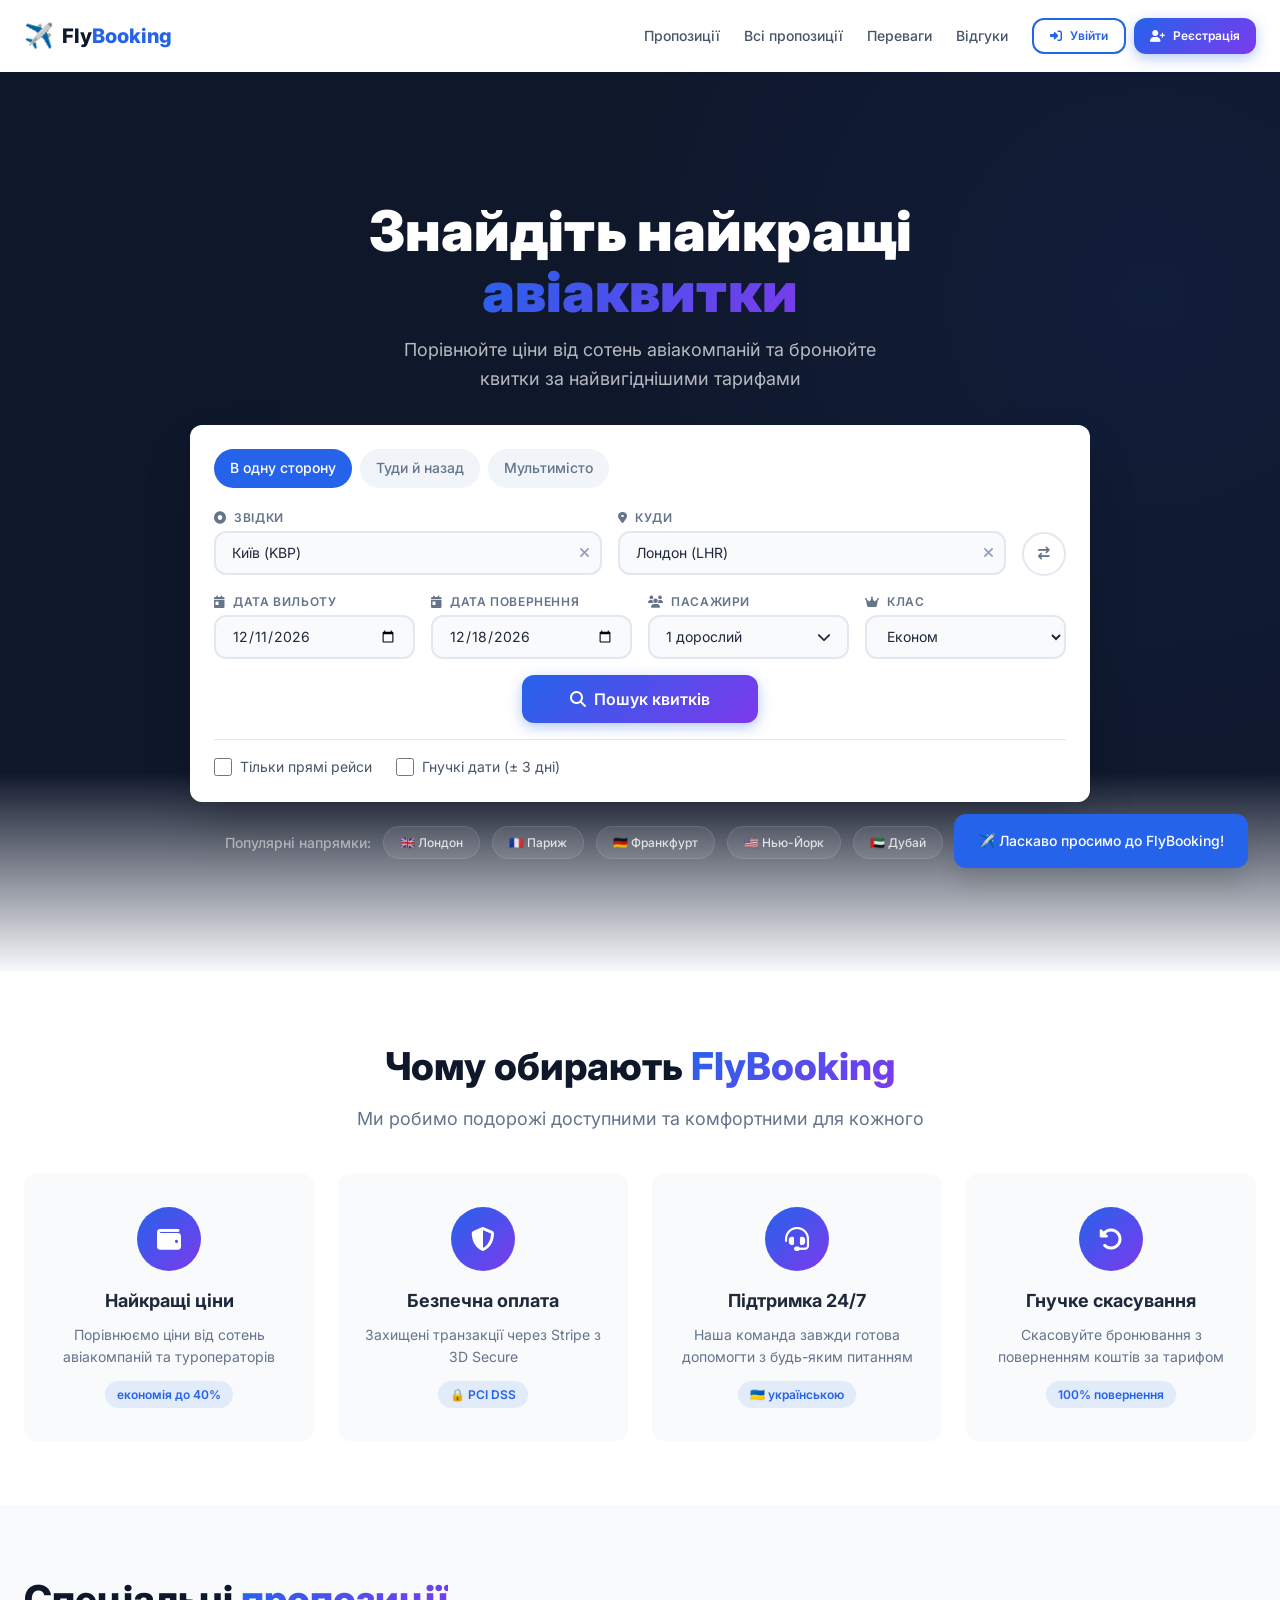
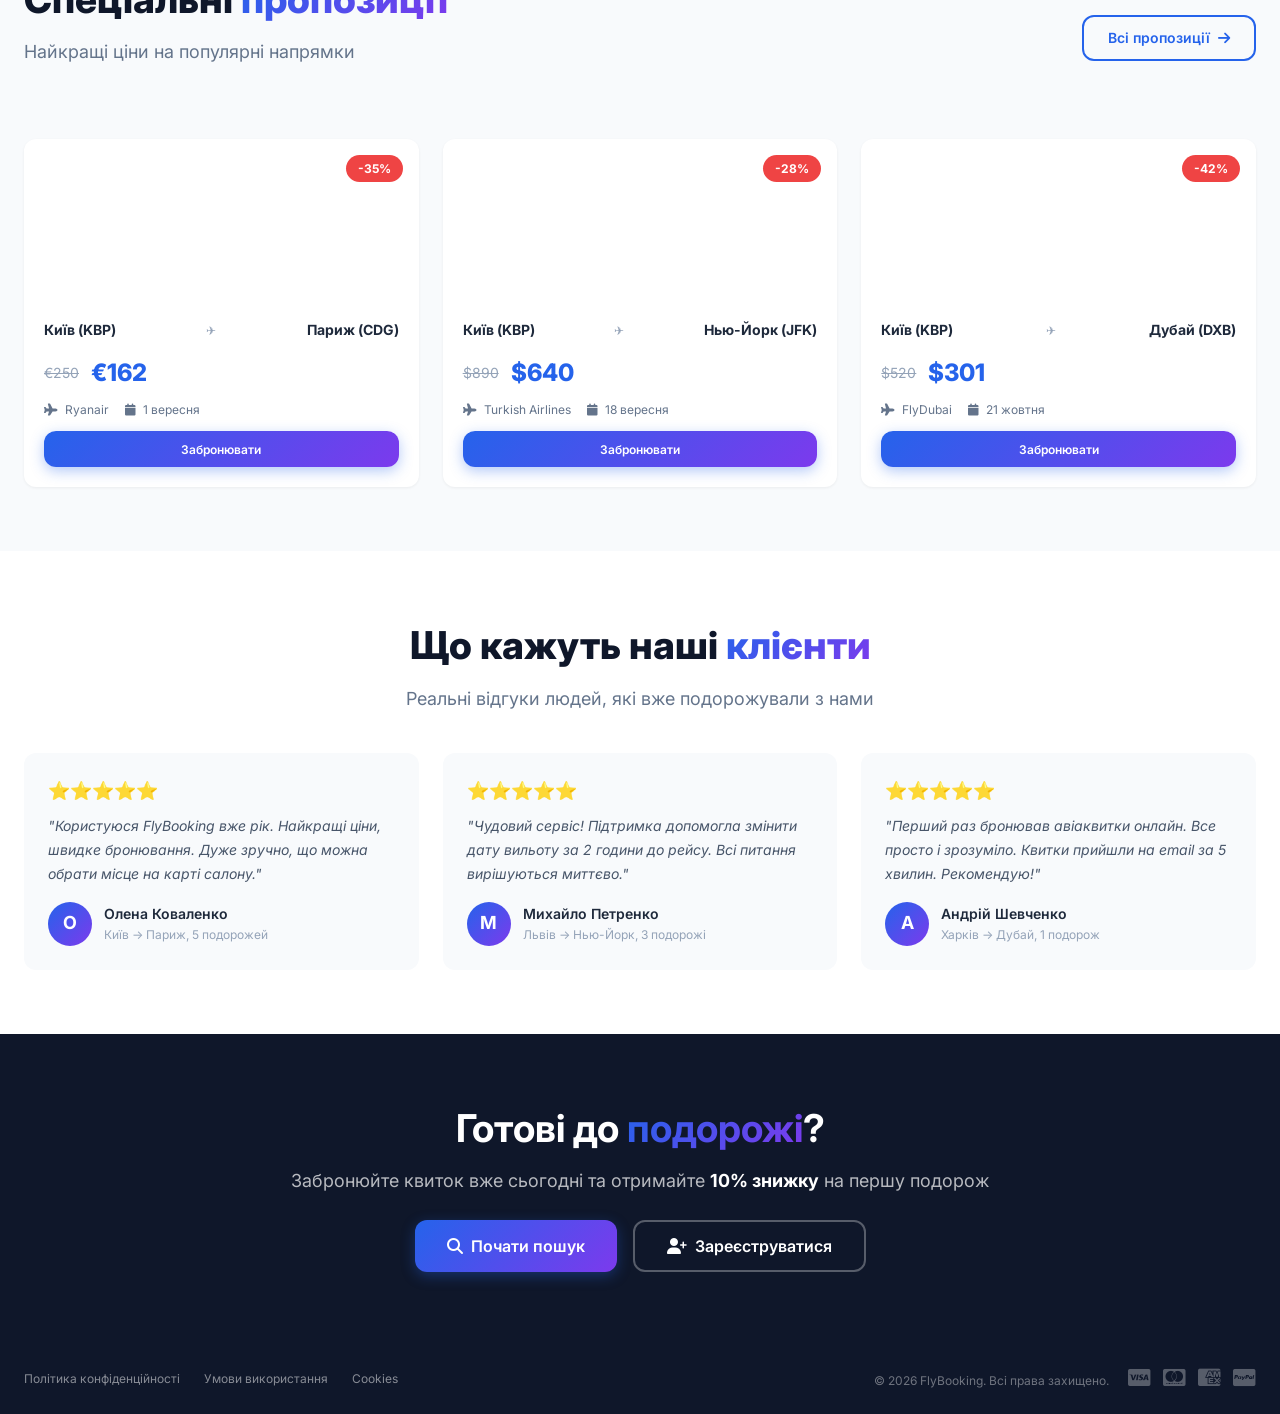
<file: profile.html>
<!DOCTYPE html>
<html lang="uk">
<head>
    <meta charset="UTF-8">
    <meta name="viewport" content="width=device-width, initial-scale=1.0">
    <title>Мій профіль — FlyBooking</title>
    
    <link rel="preconnect" href="https://fonts.googleapis.com">
    <link rel="preconnect" href="https://fonts.gstatic.com" crossorigin>
    <link href="https://fonts.googleapis.com/css2?family=Inter:wght@400;500;600;700;800;900&display=swap" rel="stylesheet">
    <link rel="stylesheet" href="https://cdnjs.cloudflare.com/ajax/libs/font-awesome/6.4.2/css/all.min.css">
    
    <style>
        * {
            margin: 0;
            padding: 0;
            box-sizing: border-box;
        }

        :root {
            --color-primary: #2563eb;
            --color-primary-gradient: linear-gradient(135deg, #2563eb 0%, #7c3aed 100%);
            --color-secondary: #0f172a;
            --color-white: #ffffff;
            --color-gray-50: #f8fafc;
            --color-gray-100: #f1f5f9;
            --color-gray-200: #e2e8f0;
            --color-gray-300: #cbd5e1;
            --color-gray-400: #94a3b8;
            --color-gray-500: #64748b;
            --color-gray-600: #475569;
            --color-gray-700: #334155;
            --color-gray-800: #1e293b;
            --color-gray-900: #0f172a;
            --color-success: #10b981;
            --color-danger: #ef4444;
            --shadow: 0 1px 3px rgba(0,0,0,0.06);
            --shadow-lg: 0 10px 15px -3px rgba(0,0,0,0.1);
            --shadow-xl: 0 20px 25px -5px rgba(0,0,0,0.1);
            --shadow-2xl: 0 25px 50px -12px rgba(0,0,0,0.25);
            --radius: 12px;
            --radius-full: 9999px;
            --transition: 250ms cubic-bezier(0.4, 0, 0.2, 1);
            --font-family: 'Inter', -apple-system, BlinkMacSystemFont, sans-serif;
            --max-width: 1280px;
            --header-height: 72px;
        }

        body {
            font-family: var(--font-family);
            background: var(--color-gray-50);
            color: var(--color-gray-800);
            line-height: 1.6;
            min-height: 100vh;
        }

        .container {
            max-width: var(--max-width);
            margin: 0 auto;
            padding: 0 1.5rem;
            width: 100%;
        }

        /* Header */
        .header {
            background: var(--color-white);
            box-shadow: var(--shadow);
            position: sticky;
            top: 0;
            z-index: 1000;
            height: var(--header-height);
            display: flex;
            align-items: center;
        }

        .navbar {
            display: flex;
            align-items: center;
            justify-content: space-between;
            height: 100%;
        }

        .logo {
            display: flex;
            align-items: center;
            gap: 0.5rem;
            font-size: 1.25rem;
            font-weight: 800;
            color: var(--color-gray-900);
            text-decoration: none;
        }
        .logo-icon { font-size: 1.5rem; }
        .logo-text span { color: var(--color-primary); }

        .btn {
            display: inline-flex;
            align-items: center;
            justify-content: center;
            gap: 0.5rem;
            padding: 0.625rem 1.5rem;
            border: none;
            border-radius: var(--radius);
            font-family: var(--font-family);
            font-size: 0.875rem;
            font-weight: 600;
            cursor: pointer;
            transition: all var(--transition);
            text-decoration: none;
            min-height: 44px;
        }

        .btn-primary {
            background: var(--color-primary-gradient);
            color: var(--color-white);
            box-shadow: 0 4px 14px rgba(37, 99, 235, 0.35);
        }
        .btn-primary:hover {
            transform: translateY(-2px);
            box-shadow: 0 8px 25px rgba(37, 99, 235, 0.45);
        }

        .btn-outline {
            background: transparent;
            color: var(--color-primary);
            border: 2px solid var(--color-primary);
        }
        .btn-outline:hover {
            background: var(--color-primary);
            color: var(--color-white);
        }

        .btn-danger {
            background: var(--color-danger);
            color: var(--color-white);
        }
        .btn-danger:hover {
            background: #dc2626;
            transform: translateY(-2px);
        }

        .btn-sm {
            padding: 0.375rem 1rem;
            font-size: 0.75rem;
            min-height: 36px;
        }
        .btn-block {
            width: 100%;
            justify-content: center;
        }

        /* Profile Page */
        .profile-page {
            padding: 3rem 0;
            min-height: calc(100vh - var(--header-height) - 80px);
        }

        .profile-header {
            display: flex;
            align-items: center;
            gap: 2rem;
            background: var(--color-white);
            padding: 2rem;
            border-radius: var(--radius);
            box-shadow: var(--shadow);
            margin-bottom: 2rem;
            flex-wrap: wrap;
        }

        .profile-avatar {
            width: 100px;
            height: 100px;
            border-radius: 50%;
            background: var(--color-primary-gradient);
            color: var(--color-white);
            display: flex;
            align-items: center;
            justify-content: center;
            font-size: 2.5rem;
            font-weight: 700;
            flex-shrink: 0;
        }

        .profile-info h1 {
            font-size: 1.75rem;
            font-weight: 800;
            margin-bottom: 0.25rem;
        }
        .profile-info .email {
            color: var(--color-gray-500);
            font-size: 1rem;
        }
        .profile-info .member-since {
            color: var(--color-gray-400);
            font-size: 0.875rem;
            margin-top: 0.25rem;
        }

        .profile-stats {
            display: grid;
            grid-template-columns: repeat(3, 1fr);
            gap: 1rem;
            margin-bottom: 2rem;
        }

        .stat-card {
            background: var(--color-white);
            padding: 1.5rem;
            border-radius: var(--radius);
            box-shadow: var(--shadow);
            text-align: center;
            transition: all var(--transition);
        }
        .stat-card:hover {
            transform: translateY(-4px);
            box-shadow: var(--shadow-lg);
        }
        .stat-card .number {
            font-size: 2rem;
            font-weight: 800;
            color: var(--color-primary);
        }
        .stat-card .label {
            font-size: 0.875rem;
            color: var(--color-gray-500);
            margin-top: 0.25rem;
        }

        .profile-menu {
            background: var(--color-white);
            border-radius: var(--radius);
            box-shadow: var(--shadow);
            overflow: hidden;
        }

        .profile-menu-item {
            display: flex;
            align-items: center;
            gap: 1rem;
            padding: 1rem 1.5rem;
            border-bottom: 1px solid var(--color-gray-100);
            color: var(--color-gray-700);
            text-decoration: none;
            transition: all var(--transition);
            cursor: pointer;
            background: none;
            border-left: none;
            border-right: none;
            border-top: none;
            width: 100%;
            font-family: var(--font-family);
            font-size: 0.875rem;
        }
        .profile-menu-item:last-child {
            border-bottom: none;
        }
        .profile-menu-item:hover {
            background: var(--color-gray-50);
            color: var(--color-primary);
        }
        .profile-menu-item i {
            width: 24px;
            text-align: center;
            color: var(--color-gray-400);
        }
        .profile-menu-item:hover i {
            color: var(--color-primary);
        }
        .profile-menu-item .arrow {
            margin-left: auto;
            color: var(--color-gray-300);
            font-size: 0.75rem;
        }
        .profile-menu-item.logout {
            color: var(--color-danger);
        }
        .profile-menu-item.logout:hover {
            background: #fef2f2;
            color: var(--color-danger);
        }
        .profile-menu-item.logout:hover i {
            color: var(--color-danger);
        }

        .bonus-section {
            background: var(--color-primary-gradient);
            border-radius: var(--radius);
            padding: 1.5rem 2rem;
            color: var(--color-white);
            margin-top: 2rem;
            display: flex;
            align-items: center;
            justify-content: space-between;
            flex-wrap: wrap;
            gap: 1rem;
        }
        .bonus-section .bonus-amount {
            font-size: 2.5rem;
            font-weight: 800;
        }
        .bonus-section .bonus-label {
            font-size: 0.875rem;
            opacity: 0.8;
        }
        .bonus-section .bonus-progress {
            flex: 1;
            min-width: 150px;
        }
        .bonus-section .progress-bar {
            height: 8px;
            border-radius: var(--radius-full);
            background: rgba(255,255,255,0.25);
            overflow: hidden;
            margin-top: 0.25rem;
        }
        .bonus-section .progress-fill {
            height: 100%;
            background: var(--color-white);
            border-radius: var(--radius-full);
            width: 85%;
        }
        .bonus-section .progress-text {
            font-size: 0.75rem;
            opacity: 0.7;
            margin-top: 0.25rem;
        }

        .back-home {
            display: inline-flex;
            align-items: center;
            gap: 0.5rem;
            color: var(--color-gray-500);
            text-decoration: none;
            font-weight: 500;
            margin-bottom: 1.5rem;
            transition: color var(--transition);
        }
        .back-home:hover {
            color: var(--color-primary);
        }

        /* Footer */
        .footer {
            background: var(--color-gray-900);
            color: rgba(255,255,255,0.7);
            padding: 2rem 0 1.5rem;
        }
        .footer-bottom {
            display: flex;
            align-items: center;
            justify-content: space-between;
            font-size: 0.875rem;
            flex-wrap: wrap;
            gap: 1rem;
        }
        .footer-bottom-links {
            display: flex;
            gap: 1.5rem;
        }
        .footer-bottom-links a {
            color: rgba(255,255,255,0.5);
            text-decoration: none;
            transition: color var(--transition);
            font-size: 0.75rem;
        }
        .footer-bottom-links a:hover { color: var(--color-white); }

        /* Toast */
        #toastContainer {
            position: fixed;
            bottom: 2rem;
            right: 2rem;
            z-index: 5000;
            display: flex;
            flex-direction: column;
            gap: 0.5rem;
            max-width: 400px;
        }
        .toast {
            padding: 1rem 1.5rem;
            border-radius: var(--radius);
            color: white;
            font-weight: 500;
            font-size: 0.875rem;
            box-shadow: var(--shadow-xl);
            animation: slideUp 0.3s ease;
        }
        .toast-success { background: var(--color-success); }
        .toast-error { background: var(--color-danger); }
        .toast-info { background: var(--color-primary); }

        @keyframes slideUp {
            from { opacity: 0; transform: translateY(20px); }
            to { opacity: 1; transform: translateY(0); }
        }

        @media (max-width: 768px) {
            .profile-header {
                flex-direction: column;
                text-align: center;
                padding: 1.5rem;
            }
            .profile-stats {
                grid-template-columns: 1fr 1fr;
            }
            .bonus-section {
                flex-direction: column;
                text-align: center;
            }
            .footer-bottom {
                flex-direction: column;
                text-align: center;
            }
            .footer-bottom-links {
                flex-wrap: wrap;
                justify-content: center;
            }
        }

        @media (max-width: 480px) {
            .profile-stats {
                grid-template-columns: 1fr;
            }
            .profile-avatar {
                width: 80px;
                height: 80px;
                font-size: 2rem;
            }
        }
    </style>
</head>
<body>

<!-- Header -->
<header class="header">
    <div class="container">
        <nav class="navbar">
            <a href="index.html" class="logo">
                <span class="logo-icon">✈️</span>
                <span class="logo-text">Fly<span>Booking</span></span>
            </a>
            <div id="navUser">
                <!-- Заповнюється через JS -->
            </div>
        </nav>
    </div>
</header>

<!-- Profile Page -->
<main class="profile-page">
    <div class="container">
        <a href="index.html" class="back-home">
            <i class="fas fa-arrow-left"></i> Назад на головну
        </a>

        <div class="profile-header" id="profileHeader">
            <!-- Заповнюється через JS -->
        </div>

        <div class="profile-stats" id="profileStats">
            <!-- Заповнюється через JS -->
        </div>

        <div class="profile-menu" id="profileMenu">
            <!-- Заповнюється через JS -->
        </div>

        <div class="bonus-section" id="bonusSection">
            <!-- Заповнюється через JS -->
        </div>
    </div>
</main>

<!-- Footer -->
<footer class="footer">
    <div class="container">
        <div class="footer-bottom">
            <div class="footer-bottom-links">
                <a href="#">Політика конфіденційності</a>
                <a href="#">Умови використання</a>
                <a href="#">Cookies</a>
            </div>
            <p style="color: rgba(255,255,255,0.4); font-size: 0.75rem;">
                &copy; 2026 FlyBooking. Всі права захищено.
            </p>
        </div>
    </div>
</footer>

<!-- Toast Container -->
<div id="toastContainer"></div>

<script>
    (function() {
        // ============================
        // 1. USER
        // ============================
        function getUser() {
            return JSON.parse(localStorage.getItem('flybooking_user'));
        }

        function removeUser() {
            localStorage.removeItem('flybooking_user');
        }

        // ============================
        // 2. TOAST
        // ============================
        function showToast(message, type = 'info') {
            const container = document.getElementById('toastContainer');
            const toast = document.createElement('div');
            toast.className = `toast toast-${type}`;
            toast.textContent = message;
            container.appendChild(toast);

            setTimeout(() => {
                toast.style.opacity = '0';
                toast.style.transform = 'translateY(20px)';
                toast.style.transition = 'all 0.3s ease';
                setTimeout(() => toast.remove(), 300);
            }, 3500);
        }

        // ============================
        // 3. РЕНДЕР ПРОФІЛЮ
        // ============================
        function renderProfile() {
            const user = getUser();

            if (!user) {
                window.location.href = 'index.html';
                return;
            }

            const initials = (user.firstName.charAt(0) + user.lastName.charAt(0)).toUpperCase();

            // Header
            document.getElementById('navUser').innerHTML = `
                <span style="display:flex;align-items:center;gap:0.5rem;font-weight:600;color:var(--color-gray-700);">
                    <span style="width:36px;height:36px;border-radius:50%;background:var(--color-primary-gradient);color:white;display:flex;align-items:center;justify-content:center;font-weight:700;font-size:0.875rem;">${initials}</span>
                    ${user.firstName}
                </span>
            `;

            // Profile header
            document.getElementById('profileHeader').innerHTML = `
                <div class="profile-avatar">${initials}</div>
                <div class="profile-info">
                    <h1>${user.firstName} ${user.lastName}</h1>
                    <div class="email"><i class="fas fa-envelope"></i> ${user.email}</div>
                    <div class="member-since"><i class="fas fa-calendar-alt"></i> Користувач з ${user.registeredAt || '2025-08-01'}</div>
                </div>
            `;

            // Stats
            document.getElementById('profileStats').innerHTML = `
                <div class="stat-card">
                    <div class="number">12</div>
                    <div class="label">Подорожей</div>
                </div>
                <div class="stat-card">
                    <div class="number">4 250</div>
                    <div class="label">Бонусних балів</div>
                </div>
                <div class="stat-card">
                    <div class="number">3</div>
                    <div class="label">Активні бронювання</div>
                </div>
            `;

            // Menu - ТУТ ПОСИЛАННЯ НА БРОНЮВАННЯ ТА РЕДАГУВАННЯ
            document.getElementById('profileMenu').innerHTML = `
                <!-- ⭐ ПОСИЛАННЯ НА СТОРІНКУ БРОНЮВАНЬ -->
                <button class="profile-menu-item" onclick="window.location.href='bookings.html'">
                    <i class="fas fa-ticket-alt"></i> Мої бронювання
                    <span class="arrow"><i class="fas fa-chevron-right"></i></span>
                </button>

                <!-- ⭐ ПОСИЛАННЯ НА СТОРІНКУ РЕДАГУВАННЯ -->
                <button class="profile-menu-item" onclick="window.location.href='edit-profile.html'">
                    <i class="fas fa-user-edit"></i> Редагувати профіль
                    <span class="arrow"><i class="fas fa-chevron-right"></i></span>
                </button>

                <button class="profile-menu-item" onclick="showToast('🎁 Бонуси та знижки', 'info')">
                    <i class="fas fa-gift"></i> Бонуси
                    <span class="arrow"><i class="fas fa-chevron-right"></i></span>
                </button>
                <button class="profile-menu-item" onclick="showToast('⚙️ Налаштування', 'info')">
                    <i class="fas fa-cog"></i> Налаштування
                    <span class="arrow"><i class="fas fa-chevron-right"></i></span>
                </button>
                <button class="profile-menu-item" onclick="showToast('❓ Довідка та підтримка', 'info')">
                    <i class="fas fa-question-circle"></i> Допомога
                    <span class="arrow"><i class="fas fa-chevron-right"></i></span>
                </button>

                <!-- Вихід -->
                <button class="profile-menu-item logout" onclick="handleLogout()">
                    <i class="fas fa-sign-out-alt"></i> Вийти з акаунта
                    <span class="arrow"><i class="fas fa-chevron-right"></i></span>
                </button>
            `;

            // Bonus section
            document.getElementById('bonusSection').innerHTML = `
                <div>
                    <div class="bonus-amount">4 250</div>
                    <div class="bonus-label">Бонусних балів</div>
                </div>
                <div class="bonus-progress">
                    <div class="progress-bar">
                        <div class="progress-fill"></div>
                    </div>
                    <div class="progress-text">4 250 з 5 000 для наступного рівня</div>
                </div>
            `;
        }

        // ============================
        // 4. LOGOUT
        // ============================
        function handleLogout() {
            if (confirm('Ви впевнені, що хочете вийти?')) {
                removeUser();
                window.location.href = 'index.html';
            }
        }

        // ============================
        // 5. INIT
        // ============================
        renderProfile();

        // Експортуємо для onclick
        window.showToast = showToast;
        window.handleLogout = handleLogout;

        console.log('👤 Сторінка профілю завантажена');
        console.log('📌 Посилання на бронювання: bookings.html');
        console.log('📌 Посилання на редагування: edit-profile.html');
    })();
</script>

</body>
</html>
</file>
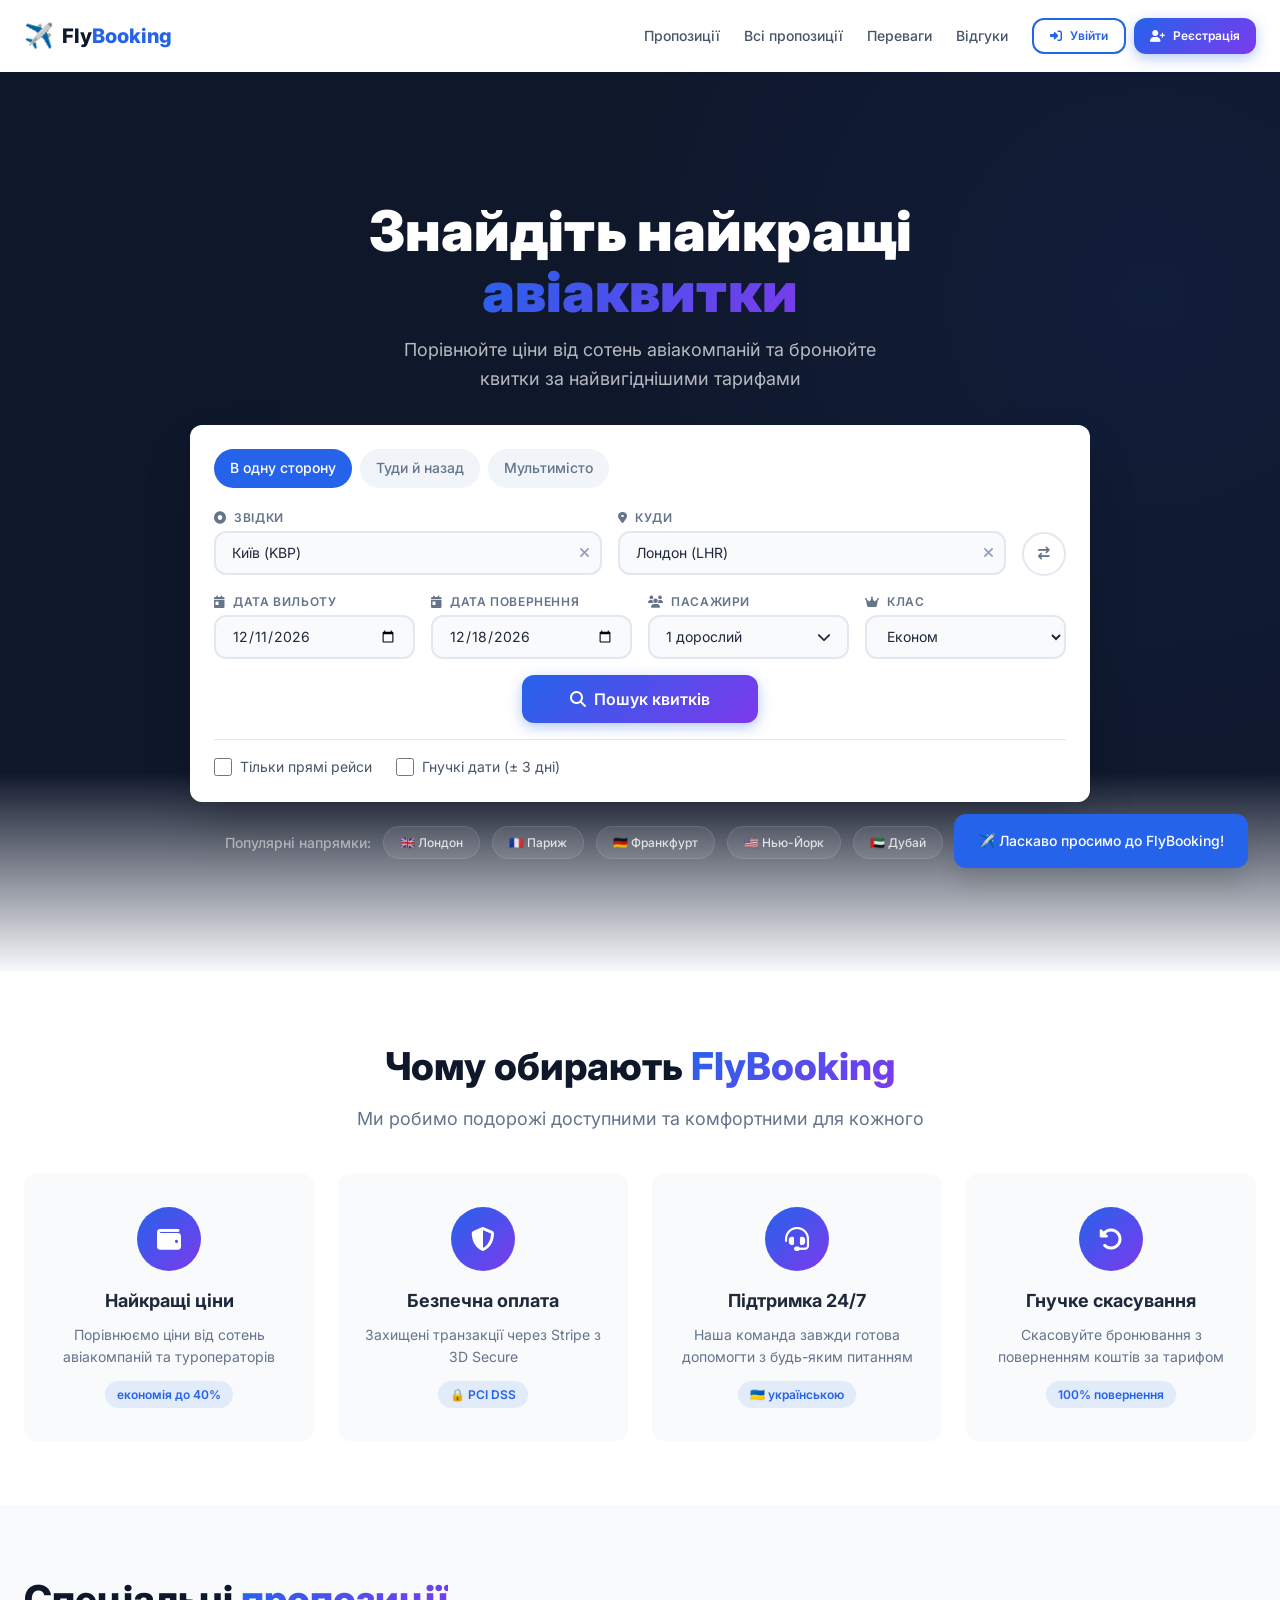
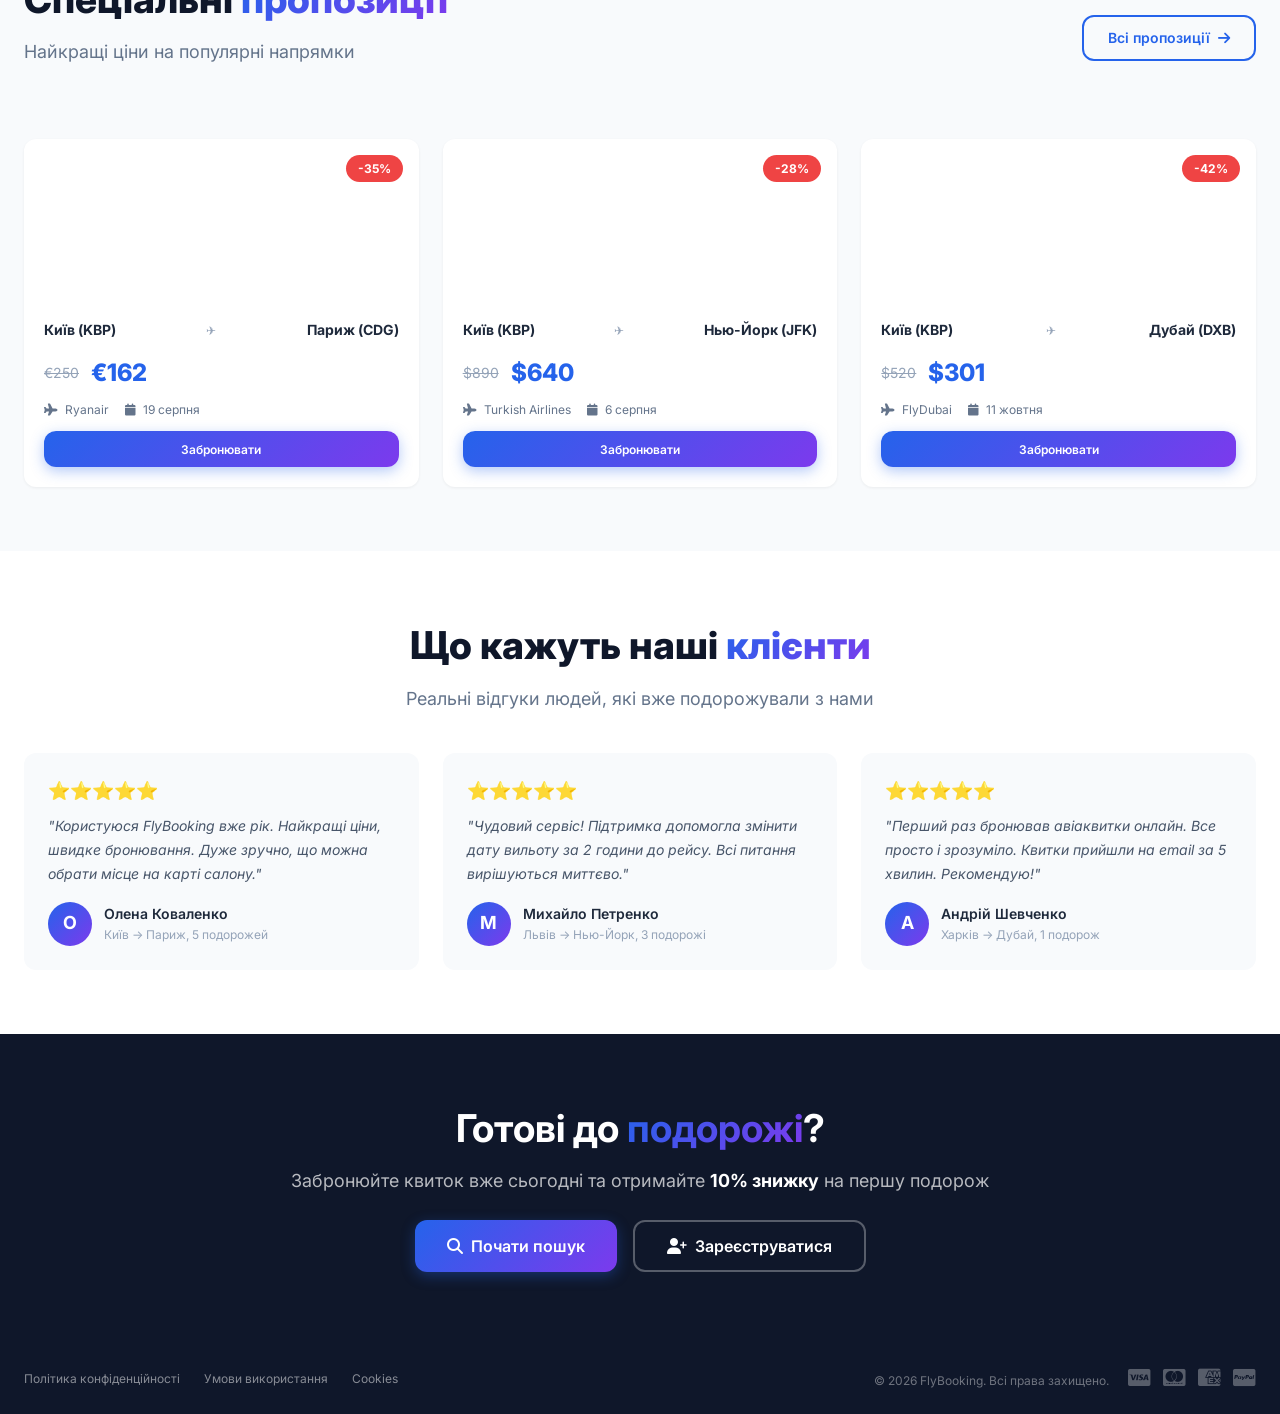
<file: settings.html>
<!DOCTYPE html>
<html lang="uk">
<head>
    <meta charset="UTF-8">
    <meta name="viewport" content="width=device-width, initial-scale=1.0">
    <title>Налаштування — FlyBooking</title>
    <link rel="preconnect" href="https://fonts.googleapis.com">
    <link rel="preconnect" href="https://fonts.gstatic.com" crossorigin>
    <link href="https://fonts.googleapis.com/css2?family=Inter:wght@400;500;600;700;800;900&display=swap" rel="stylesheet">
    <link rel="stylesheet" href="https://cdnjs.cloudflare.com/ajax/libs/font-awesome/6.4.2/css/all.min.css">
    <style>
        * { margin: 0; padding: 0; box-sizing: border-box; }
        :root {
            --color-primary: #2563eb;
            --color-primary-gradient: linear-gradient(135deg, #2563eb 0%, #7c3aed 100%);
            --color-white: #ffffff;
            --color-gray-50: #f8fafc;
            --color-gray-200: #e2e8f0;
            --color-gray-400: #94a3b8;
            --color-gray-500: #64748b;
            --color-gray-600: #475569;
            --color-gray-700: #334155;
            --color-gray-800: #1e293b;
            --color-gray-900: #0f172a;
            --shadow: 0 1px 3px rgba(0,0,0,0.06);
            --radius: 12px;
            --transition: 250ms cubic-bezier(0.4, 0, 0.2, 1);
            --font-family: 'Inter', sans-serif;
            --header-height: 72px;
        }
        body { font-family: var(--font-family); background: var(--color-gray-50); color: var(--color-gray-800); }
        .container { max-width: 1280px; margin: 0 auto; padding: 0 1.5rem; width: 100%; }
        .header { background: var(--color-white); box-shadow: 0 1px 3px rgba(0,0,0,0.06); position: sticky; top: 0; z-index: 1000; height: var(--header-height); display: flex; align-items: center; }
        .navbar { display: flex; align-items: center; justify-content: space-between; height: 100%; }
        .logo { display: flex; align-items: center; gap: 0.5rem; font-size: 1.25rem; font-weight: 800; color: var(--color-gray-900); text-decoration: none; }
        .logo-icon { font-size: 1.5rem; }
        .logo-text span { color: var(--color-primary); }
        .btn { display: inline-flex; align-items: center; justify-content: center; gap: 0.5rem; padding: 0.625rem 1.5rem; border: none; border-radius: var(--radius); font-family: var(--font-family); font-size: 0.875rem; font-weight: 600; cursor: pointer; transition: all var(--transition); text-decoration: none; min-height: 44px; }
        .btn-primary { background: var(--color-primary-gradient); color: var(--color-white); box-shadow: 0 4px 14px rgba(37, 99, 235, 0.35); }
        .btn-primary:hover { transform: translateY(-2px); box-shadow: 0 8px 25px rgba(37, 99, 235, 0.45); }
        .page { padding: 3rem 0; min-height: calc(100vh - var(--header-height) - 80px); }
        .back-home { display: inline-flex; align-items: center; gap: 0.5rem; color: var(--color-gray-500); text-decoration: none; font-weight: 500; transition: color var(--transition); margin-bottom: 1.5rem; }
        .back-home:hover { color: var(--color-primary); }
        .page-title { font-size: 1.75rem; font-weight: 800; margin-bottom: 0.5rem; }
        .page-title span { background: var(--color-primary-gradient); -webkit-background-clip: text; -webkit-text-fill-color: transparent; background-clip: text; }
        .page-subtitle { color: var(--color-gray-500); font-size: 1.125rem; margin-bottom: 2rem; }
        .settings-card { background: var(--color-white); border-radius: var(--radius); padding: 1.5rem; box-shadow: 0 1px 3px rgba(0,0,0,0.06); margin-bottom: 1rem; }
        .settings-card .label { font-weight: 600; margin-bottom: 0.25rem; }
        .settings-card .desc { font-size: 0.875rem; color: var(--color-gray-500); }
        .toggle { position: relative; width: 48px; height: 28px; background: var(--color-gray-200); border-radius: 9999px; cursor: pointer; transition: background var(--transition); border: none; }
        .toggle.active { background: var(--color-primary); }
        .toggle::after { content: ''; position: absolute; top: 2px; left: 2px; width: 24px; height: 24px; background: var(--color-white); border-radius: 50%; transition: transform var(--transition); box-shadow: 0 1px 3px rgba(0,0,0,0.2); }
        .toggle.active::after { transform: translateX(20px); }
        .settings-row { display: flex; align-items: center; justify-content: space-between; flex-wrap: wrap; gap: 1rem; }
        .footer { background: var(--color-gray-900); color: rgba(255,255,255,0.7); padding: 2rem 0 1.5rem; }
        .footer-bottom { display: flex; align-items: center; justify-content: space-between; font-size: 0.875rem; flex-wrap: wrap; gap: 1rem; }
        .footer-bottom-links { display: flex; gap: 1.5rem; }
        .footer-bottom-links a { color: rgba(255,255,255,0.5); text-decoration: none; transition: color var(--transition); font-size: 0.75rem; }
        .footer-bottom-links a:hover { color: var(--color-white); }
        @media (max-width: 768px) { .footer-bottom { flex-direction: column; text-align: center; } .footer-bottom-links { flex-wrap: wrap; justify-content: center; } }
    </style>
</head>
<body>
<header class="header">
    <div class="container">
        <nav class="navbar">
            <a href="index.html" class="logo"><span class="logo-icon">✈️</span><span class="logo-text">Fly<span>Booking</span></span></a>
            <div id="navUser"></div>
        </nav>
    </div>
</header>
<main class="page">
    <div class="container">
        <a href="index.html" class="back-home"><i class="fas fa-arrow-left"></i> Назад на головну</a>
        <h1 class="page-title">Налаштування <span>акаунту</span></h1>
        <p class="page-subtitle">Керуйте своїми налаштуваннями та вподобаннями</p>
        <div class="settings-card">
            <div class="settings-row">
                <div><div class="label">🔔 Сповіщення</div><div class="desc">Отримувати сповіщення про знижки та акції</div></div>
                <button class="toggle active" onclick="this.classList.toggle('active')"></button>
            </div>
        </div>
        <div class="settings-card">
            <div class="settings-row">
                <div><div class="label">🌙 Темна тема</div><div class="desc">Використовувати темну тему інтерфейсу</div></div>
                <button class="toggle" onclick="this.classList.toggle('active')"></button>
            </div>
        </div>
        <div class="settings-card">
            <div class="settings-row">
                <div><div class="label">🌐 Мова</div><div class="desc">Українська</div></div>
                <button class="btn btn-primary btn-sm" onclick="alert('Зміна мови...')">Змінити</button>
            </div>
        </div>
    </div>
</main>
<footer class="footer">
    <div class="container">
        <div class="footer-bottom">
            <div class="footer-bottom-links"><a href="#">Політика конфіденційності</a><a href="#">Умови використання</a></div>
            <p style="color: rgba(255,255,255,0.4); font-size: 0.75rem;">&copy; 2026 FlyBooking. Всі права захищено.</p>
        </div>
    </div>
</footer>
<script>
    const user = JSON.parse(localStorage.getItem('flybooking_user'));
    if (!user) window.location.href = 'index.html';
    const initials = (user?.firstName?.charAt(0) || '') + (user?.lastName?.charAt(0) || '');
    document.getElementById('navUser').innerHTML = `
        <span style="display:flex;align-items:center;gap:0.5rem;font-weight:600;color:var(--color-gray-700);">
            <span style="width:36px;height:36px;border-radius:50%;background:var(--color-primary-gradient);color:white;display:flex;align-items:center;justify-content:center;font-weight:700;font-size:0.875rem;">${initials || 'U'}</span>
            ${user?.firstName || 'Користувач'}
        </span>
    `;
</script>
</body>
</html>
</file>
